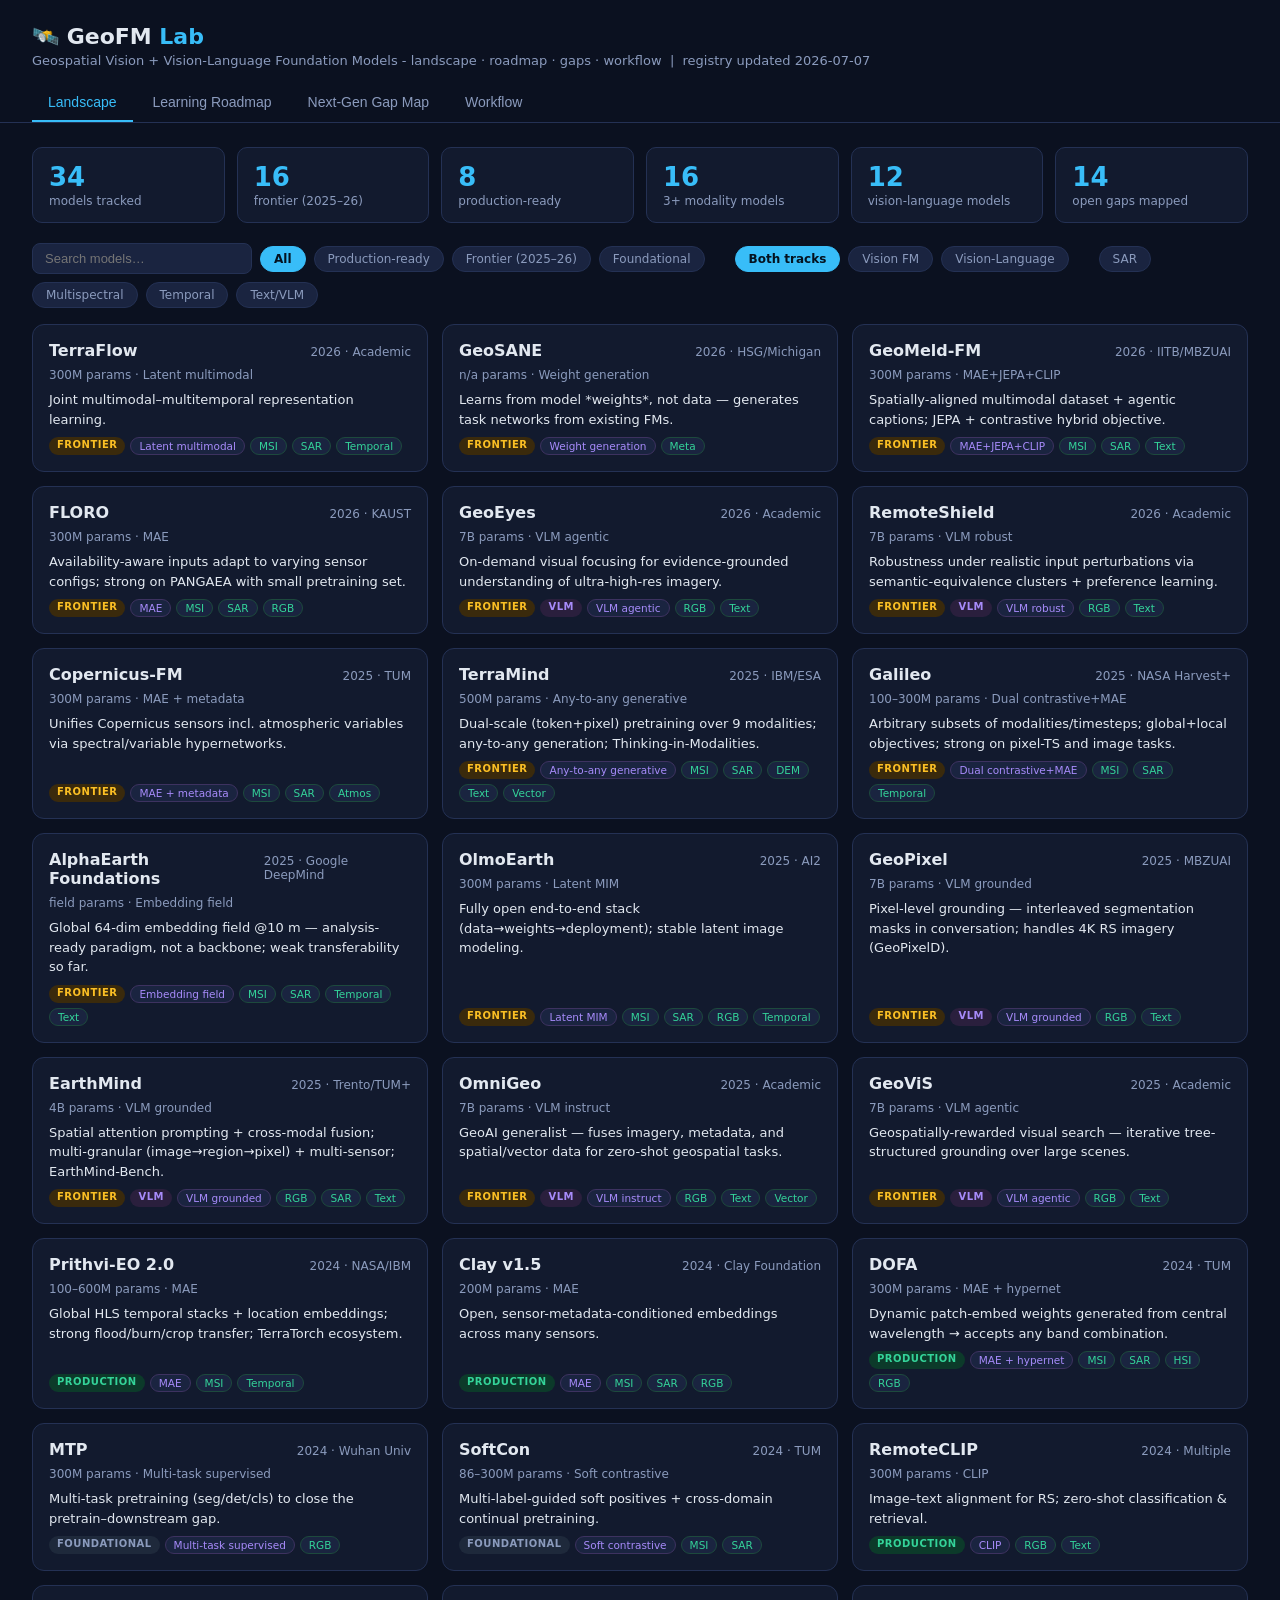
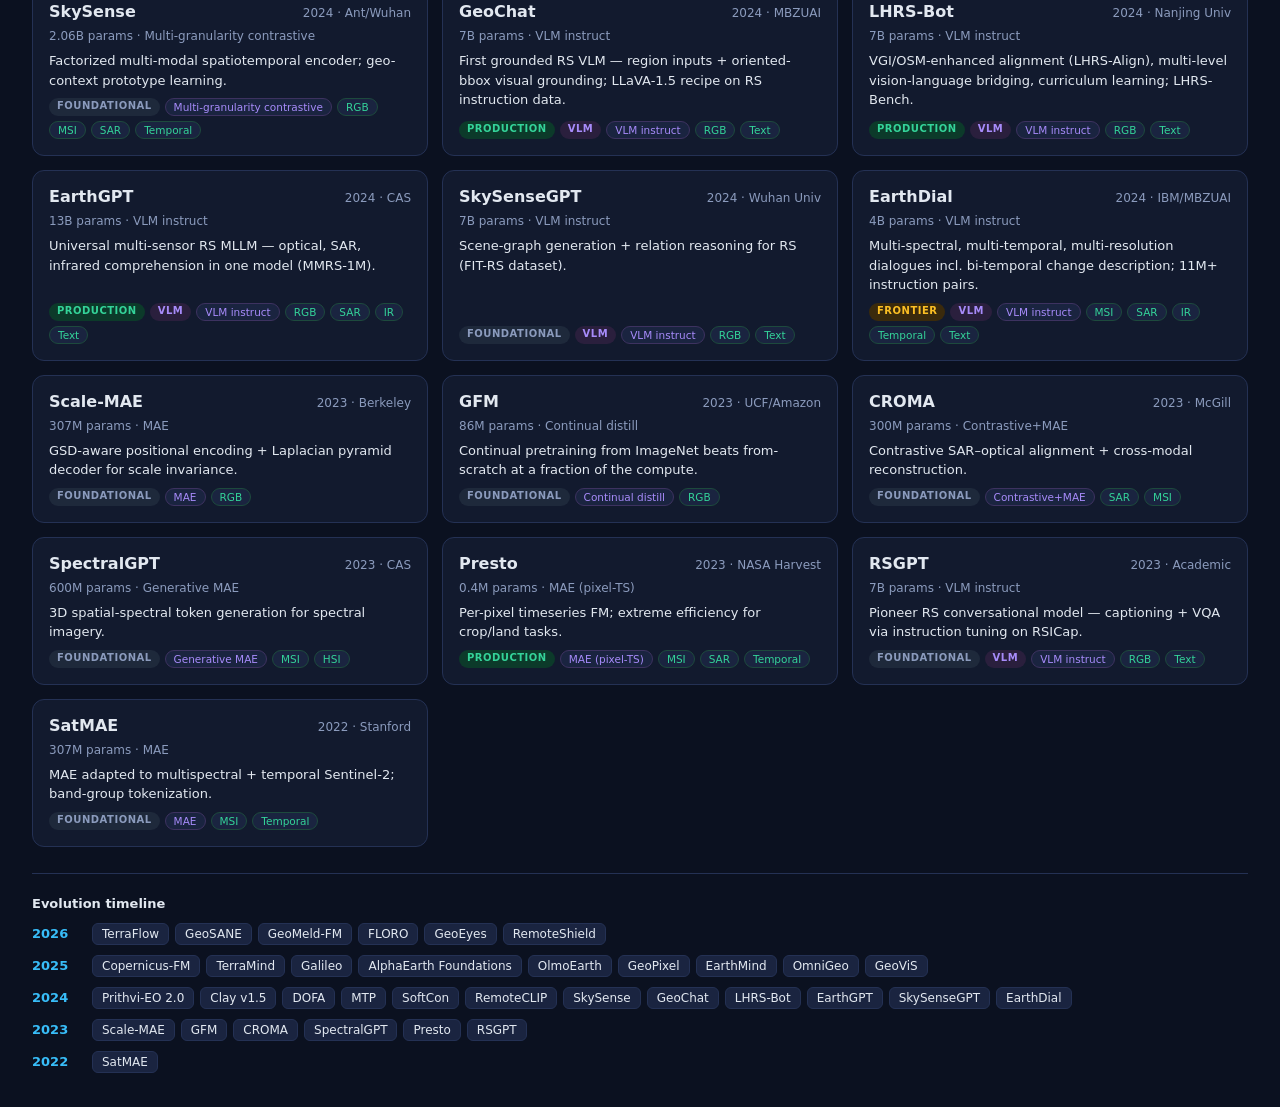
<file: Index.html>
<!doctype html>
<html lang="en">
  <head>
    <meta charset="UTF-8" />
    <meta name="viewport" content="width=device-width, initial-scale=1.0" />
    <title>GeoFM Lab - Geospatial Foundation Models</title>
    <style>
      :root {
        --bg: #0b1120;
        --panel: #121a2e;
        --panel2: #1a2440;
        --border: #243154;
        --text: #e2e8f0;
        --muted: #8b9bbd;
        --accent: #38bdf8;
        --accent2: #34d399;
        --amber: #fbbf24;
        --rose: #fb7185;
        --violet: #a78bfa;
      }
      * {
        box-sizing: border-box;
        margin: 0;
        padding: 0;
      }
      body {
        background: var(--bg);
        color: var(--text);
        font-family: "Segoe UI", system-ui, sans-serif;
        min-height: 100vh;
      }
      header {
        padding: 24px 32px 0;
      }
      h1 {
        font-size: 22px;
        font-weight: 700;
      }
      h1 span {
        color: var(--accent);
      }
      .sub {
        color: var(--muted);
        font-size: 13px;
        margin-top: 4px;
      }
      nav {
        display: flex;
        gap: 4px;
        padding: 16px 32px 0;
        border-bottom: 1px solid var(--border);
      }
      nav button {
        background: none;
        border: none;
        color: var(--muted);
        padding: 10px 16px;
        font-size: 14px;
        cursor: pointer;
        border-bottom: 2px solid transparent;
      }
      nav button.active {
        color: var(--accent);
        border-bottom-color: var(--accent);
      }
      nav button:hover {
        color: var(--text);
      }
      main {
        padding: 24px 32px;
        max-width: 1400px;
        margin: 0 auto;
      }
      .tab {
        display: none;
      }
      .tab.active {
        display: block;
      }
      /* stats */
      .stats {
        display: grid;
        grid-template-columns: repeat(auto-fit, minmax(160px, 1fr));
        gap: 12px;
        margin-bottom: 20px;
      }
      .stat {
        background: var(--panel);
        border: 1px solid var(--border);
        border-radius: 10px;
        padding: 14px 16px;
      }
      .stat .n {
        font-size: 26px;
        font-weight: 700;
        color: var(--accent);
      }
      .stat .l {
        font-size: 12px;
        color: var(--muted);
        margin-top: 2px;
      }
      /* filters */
      .filters {
        display: flex;
        flex-wrap: wrap;
        gap: 8px;
        margin-bottom: 16px;
        align-items: center;
      }
      .chip {
        background: var(--panel2);
        border: 1px solid var(--border);
        color: var(--muted);
        border-radius: 16px;
        padding: 5px 13px;
        font-size: 12px;
        cursor: pointer;
      }
      .chip.on {
        background: var(--accent);
        color: #04121f;
        border-color: var(--accent);
        font-weight: 600;
      }
      input[type="search"] {
        background: var(--panel2);
        border: 1px solid var(--border);
        color: var(--text);
        border-radius: 8px;
        padding: 7px 12px;
        font-size: 13px;
        width: 220px;
      }
      /* cards */
      .grid {
        display: grid;
        grid-template-columns: repeat(auto-fill, minmax(330px, 1fr));
        gap: 14px;
      }
      .card {
        background: var(--panel);
        border: 1px solid var(--border);
        border-radius: 12px;
        padding: 16px;
        display: flex;
        flex-direction: column;
        gap: 8px;
      }
      .card .top {
        display: flex;
        justify-content: space-between;
        align-items: baseline;
      }
      .card h3 {
        font-size: 16px;
      }
      .card h3 a {
        color: var(--text);
        text-decoration: none;
      }
      .card h3 a:hover {
        color: var(--accent);
      }
      .yr {
        color: var(--muted);
        font-size: 12px;
      }
      .meta {
        font-size: 12px;
        color: var(--muted);
      }
      .idea {
        font-size: 13px;
        line-height: 1.5;
      }
      .tags {
        display: flex;
        flex-wrap: wrap;
        gap: 5px;
        margin-top: auto;
      }
      .tag {
        font-size: 10.5px;
        padding: 2px 8px;
        border-radius: 10px;
        background: var(--panel2);
        border: 1px solid var(--border);
        color: var(--muted);
      }
      .tag.mod {
        color: var(--accent2);
        border-color: #1d4a3d;
      }
      .tag.par {
        color: var(--violet);
        border-color: #3d3260;
      }
      .badge {
        font-size: 10px;
        padding: 2px 8px;
        border-radius: 10px;
        font-weight: 700;
        text-transform: uppercase;
        letter-spacing: 0.5px;
      }
      .badge.production {
        background: #0c3a2a;
        color: var(--accent2);
      }
      .badge.frontier {
        background: #3a2a0c;
        color: var(--amber);
      }
      .badge.foundational {
        background: #1e293b;
        color: var(--muted);
      }
      /* timeline */
      .timeline {
        margin: 26px 0 8px;
        border-top: 1px solid var(--border);
        padding-top: 18px;
      }
      .tl-row {
        display: flex;
        gap: 8px;
        align-items: flex-start;
        margin-bottom: 10px;
      }
      .tl-year {
        width: 52px;
        color: var(--accent);
        font-weight: 700;
        font-size: 13px;
        flex-shrink: 0;
        padding-top: 3px;
      }
      .tl-items {
        display: flex;
        flex-wrap: wrap;
        gap: 6px;
      }
      .tl-item {
        font-size: 12px;
        background: var(--panel2);
        border: 1px solid var(--border);
        border-radius: 6px;
        padding: 3px 9px;
        color: var(--text);
      }
      /* roadmap */
      .phase {
        background: var(--panel);
        border: 1px solid var(--border);
        border-radius: 12px;
        padding: 18px;
        margin-bottom: 14px;
      }
      .phase-head {
        display: flex;
        justify-content: space-between;
        align-items: center;
        cursor: pointer;
      }
      .phase h3 {
        font-size: 15px;
      }
      .phase .pct {
        font-size: 12px;
        color: var(--muted);
      }
      .bar {
        height: 5px;
        background: var(--panel2);
        border-radius: 3px;
        margin: 10px 0;
        overflow: hidden;
      }
      .bar i {
        display: block;
        height: 100%;
        background: linear-gradient(90deg, var(--accent), var(--accent2));
        border-radius: 3px;
        transition: width 0.3s;
      }
      .items {
        margin-top: 6px;
      }
      .item {
        display: flex;
        gap: 10px;
        align-items: flex-start;
        padding: 7px 4px;
        border-radius: 6px;
        font-size: 13.5px;
        cursor: pointer;
        line-height: 1.45;
      }
      .item:hover {
        background: var(--panel2);
      }
      .item input {
        margin-top: 3px;
        accent-color: var(--accent2);
        cursor: pointer;
      }
      .item.done label {
        color: var(--muted);
        text-decoration: line-through;
      }
      .item label {
        cursor: pointer;
      }
      .item .k {
        color: var(--accent);
        font-weight: 600;
      }
      /* gaps */
      .gap {
        background: var(--panel);
        border: 1px solid var(--border);
        border-left: 3px solid var(--rose);
        border-radius: 10px;
        padding: 15px 18px;
        margin-bottom: 12px;
      }
      .gap h3 {
        font-size: 14.5px;
        margin-bottom: 5px;
      }
      .gap p {
        font-size: 13px;
        color: var(--muted);
        line-height: 1.55;
      }
      .gap .opp {
        color: var(--accent2);
        font-size: 13px;
        margin-top: 6px;
        display: block;
      }
      /* workflow */
      .flow {
        display: grid;
        grid-template-columns: repeat(auto-fit, minmax(250px, 1fr));
        gap: 14px;
      }
      .step {
        background: var(--panel);
        border: 1px solid var(--border);
        border-radius: 12px;
        padding: 18px;
      }
      .step .num {
        width: 28px;
        height: 28px;
        border-radius: 50%;
        background: var(--accent);
        color: #04121f;
        font-weight: 700;
        display: flex;
        align-items: center;
        justify-content: center;
        font-size: 14px;
        margin-bottom: 10px;
      }
      .step h3 {
        font-size: 14.5px;
        margin-bottom: 6px;
      }
      .step p {
        font-size: 12.5px;
        color: var(--muted);
        line-height: 1.55;
      }
      .step code {
        background: var(--panel2);
        padding: 1px 6px;
        border-radius: 4px;
        font-size: 11.5px;
        color: var(--accent);
      }
      .note {
        background: var(--panel2);
        border: 1px solid var(--border);
        border-radius: 10px;
        padding: 14px 18px;
        font-size: 13px;
        color: var(--muted);
        line-height: 1.6;
        margin-top: 18px;
      }
      .note b {
        color: var(--text);
      }
    </style>
  </head>
  <body>
    <header>
      <h1>🛰️ GeoFM <span>Lab</span></h1>
      <div class="sub">
        Geospatial Vision + Vision-Language Foundation Models - landscape ·
        roadmap · gaps · workflow &nbsp;|&nbsp; registry updated 2026-07-07
      </div>
    </header>
    <nav>
      <button class="active" data-tab="landscape">Landscape</button>
      <button data-tab="roadmap">Learning Roadmap</button>
      <button data-tab="gaps">Next-Gen Gap Map</button>
      <button data-tab="workflow">Workflow</button>
    </nav>
    <main>
      <!-- LANDSCAPE -->
      <section id="landscape" class="tab active">
        <div class="stats" id="stats"></div>
        <div class="filters">
          <input type="search" id="q" placeholder="Search models…" />
          <span class="chip on" data-f="all">All</span>
          <span class="chip" data-f="production">Production-ready</span>
          <span class="chip" data-f="frontier">Frontier (2025–26)</span>
          <span class="chip" data-f="foundational">Foundational</span>
          <span style="width: 14px"></span>
          <span class="chip on" data-t="all">Both tracks</span>
          <span class="chip" data-t="vision">Vision FM</span>
          <span class="chip" data-t="vlm">Vision-Language</span>
          <span style="width: 14px"></span>
          <span class="chip" data-m="SAR">SAR</span>
          <span class="chip" data-m="MSI">Multispectral</span>
          <span class="chip" data-m="Temporal">Temporal</span>
          <span class="chip" data-m="Text">Text/VLM</span>
        </div>
        <div class="grid" id="cards"></div>
        <div class="timeline" id="timeline"></div>
      </section>

      <!-- ROADMAP -->
      <section id="roadmap" class="tab">
        <div class="note" style="margin: 0 0 16px">
          <b>6 phases, ~8–12 weeks part-time.</b> Checkboxes persist in this
          browser. Full detail (code links, exercises) in
          <b>01-roadmap/roadmap.md</b>.
        </div>
        <div id="phases"></div>
      </section>

      <!-- GAPS -->
      <section id="gaps" class="tab">
        <div class="note" style="margin: 0 0 16px">
          <b>10 open problems</b> seeded from GEO-Bench-2, PANGAEA and 2025–26
          literature. Working file: <b>04-next-gen/gap-map.md</b>. When 2–3 gaps
          intersect → next-gen design candidate.
        </div>
        <div id="gaplist"></div>
      </section>

      <!-- WORKFLOW -->
      <section id="workflow" class="tab">
        <div class="flow">
          <div class="step">
            <div class="num">1</div>
            <h3>Learn</h3>
            <p>
              Work through the roadmap phases. Fundamentals → GeoFM lineage →
              2026 frontier. Track progress in the Roadmap tab.
            </p>
          </div>
          <div class="step">
            <div class="num">2</div>
            <h3>Dissect papers</h3>
            <p>
              Per key paper: copy <code>02-papers/TEMPLATE.md</code>, fill the 5
              layers (problem → data → architecture → objective → eval). Ask
              Claude: <code>"dissect &lt;paper&gt; with me"</code>.
            </p>
          </div>
          <div class="step">
            <div class="num">3</div>
            <h3>Track landscape</h3>
            <p>
              New model drops → add to <code>03-registry/models.json</code> →
              ask Claude to refresh this dashboard. Or schedule a weekly
              arXiv/HF scan.
            </p>
          </div>
          <div class="step">
            <div class="num">4</div>
            <h3>Map gaps</h3>
            <p>
              Each dissection's "next-gen implications" feeds
              <code>04-next-gen/gap-map.md</code>. Look for intersecting gaps.
            </p>
          </div>
          <div class="step">
            <div class="num">5</div>
            <h3>Design</h3>
            <p>
              Draft an architecture spec targeting 2–3 gaps. Design review with
              Claude's <code>rs-dl-architect</code> skill: tokenization,
              objective, eval plan.
            </p>
          </div>
          <div class="step">
            <div class="num">6</div>
            <h3>Prototype & evaluate</h3>
            <p>
              Smallest viable version (ViT-S scale, subset data). Evaluate on
              GEO-Bench-2 subset with linear probe + LoRA. Iterate or publish.
            </p>
          </div>
        </div>
        <div class="note">
          <b>Evaluation discipline</b> (this is where next-gen claims live or
          die): always report linear-probe before fine-tune · few-shot scaling
          at 100/1k/10k labels · cross-<i>region</i> hold-outs, not random tiles
          · compare against DINOv3 baseline, not just other GeoFMs.
        </div>
      </section>
    </main>

    <script>
      const MODELS = [
        {
          name: "SatMAE",
          year: 2022,
          org: "Stanford",
          params: "307M",
          paradigm: "MAE",
          modalities: ["MSI", "Temporal"],
          idea: "MAE adapted to multispectral + temporal Sentinel-2; band-group tokenization.",
          status: "foundational",
          link: "https://arxiv.org/abs/2207.08051",
        },
        {
          name: "Scale-MAE",
          year: 2023,
          org: "Berkeley",
          params: "307M",
          paradigm: "MAE",
          modalities: ["RGB"],
          idea: "GSD-aware positional encoding + Laplacian pyramid decoder for scale invariance.",
          status: "foundational",
          link: "https://arxiv.org/abs/2212.14532",
        },
        {
          name: "GFM",
          year: 2023,
          org: "UCF/Amazon",
          params: "86M",
          paradigm: "Continual distill",
          modalities: ["RGB"],
          idea: "Continual pretraining from ImageNet beats from-scratch at a fraction of the compute.",
          status: "foundational",
          link: "https://arxiv.org/abs/2302.04476",
        },
        {
          name: "CROMA",
          year: 2023,
          org: "McGill",
          params: "300M",
          paradigm: "Contrastive+MAE",
          modalities: ["SAR", "MSI"],
          idea: "Contrastive SAR–optical alignment + cross-modal reconstruction.",
          status: "foundational",
          link: "https://arxiv.org/abs/2311.00566",
        },
        {
          name: "SpectralGPT",
          year: 2023,
          org: "CAS",
          params: "600M",
          paradigm: "Generative MAE",
          modalities: ["MSI", "HSI"],
          idea: "3D spatial-spectral token generation for spectral imagery.",
          status: "foundational",
          link: "https://arxiv.org/abs/2311.07113",
        },
        {
          name: "Presto",
          year: 2023,
          org: "NASA Harvest",
          params: "0.4M",
          paradigm: "MAE (pixel-TS)",
          modalities: ["MSI", "SAR", "Temporal"],
          idea: "Per-pixel timeseries FM; extreme efficiency for crop/land tasks.",
          status: "production",
          link: "https://arxiv.org/abs/2304.14065",
        },
        {
          name: "Prithvi-EO 2.0",
          year: 2024,
          org: "NASA/IBM",
          params: "100–600M",
          paradigm: "MAE",
          modalities: ["MSI", "Temporal"],
          idea: "Global HLS temporal stacks + location embeddings; strong flood/burn/crop transfer; TerraTorch ecosystem.",
          status: "production",
          link: "https://arxiv.org/abs/2412.02732",
        },
        {
          name: "Clay v1.5",
          year: 2024,
          org: "Clay Foundation",
          params: "200M",
          paradigm: "MAE",
          modalities: ["MSI", "SAR", "RGB"],
          idea: "Open, sensor-metadata-conditioned embeddings across many sensors.",
          status: "production",
          link: "https://clay-foundation.github.io/model/",
        },
        {
          name: "DOFA",
          year: 2024,
          org: "TUM",
          params: "300M",
          paradigm: "MAE + hypernet",
          modalities: ["MSI", "SAR", "HSI", "RGB"],
          idea: "Dynamic patch-embed weights generated from central wavelength → accepts any band combination.",
          status: "production",
          link: "https://arxiv.org/abs/2403.15356",
        },
        {
          name: "MTP",
          year: 2024,
          org: "Wuhan Univ",
          params: "300M",
          paradigm: "Multi-task supervised",
          modalities: ["RGB"],
          idea: "Multi-task pretraining (seg/det/cls) to close the pretrain–downstream gap.",
          status: "foundational",
          link: "https://arxiv.org/abs/2403.13430",
        },
        {
          name: "SoftCon",
          year: 2024,
          org: "TUM",
          params: "86–300M",
          paradigm: "Soft contrastive",
          modalities: ["MSI", "SAR"],
          idea: "Multi-label-guided soft positives + cross-domain continual pretraining.",
          status: "foundational",
          link: "https://arxiv.org/abs/2405.20462",
        },
        {
          name: "RemoteCLIP",
          year: 2024,
          org: "Multiple",
          params: "300M",
          paradigm: "CLIP",
          modalities: ["RGB", "Text"],
          idea: "Image–text alignment for RS; zero-shot classification & retrieval.",
          status: "production",
          link: "https://arxiv.org/abs/2306.11029",
        },
        {
          name: "SkySense",
          year: 2024,
          org: "Ant/Wuhan",
          params: "2.06B",
          paradigm: "Multi-granularity contrastive",
          modalities: ["RGB", "MSI", "SAR", "Temporal"],
          idea: "Factorized multi-modal spatiotemporal encoder; geo-context prototype learning.",
          status: "foundational",
          link: "https://arxiv.org/abs/2312.10115",
        },
        {
          name: "Copernicus-FM",
          year: 2025,
          org: "TUM",
          params: "300M",
          paradigm: "MAE + metadata",
          modalities: ["MSI", "SAR", "Atmos"],
          idea: "Unifies Copernicus sensors incl. atmospheric variables via spectral/variable hypernetworks.",
          status: "frontier",
          link: "https://arxiv.org/abs/2503.11849",
        },
        {
          name: "TerraMind",
          year: 2025,
          org: "IBM/ESA",
          params: "500M",
          paradigm: "Any-to-any generative",
          modalities: ["MSI", "SAR", "DEM", "Text", "Vector"],
          idea: "Dual-scale (token+pixel) pretraining over 9 modalities; any-to-any generation; Thinking-in-Modalities.",
          status: "frontier",
          link: "https://arxiv.org/abs/2504.11171",
        },
        {
          name: "Galileo",
          year: 2025,
          org: "NASA Harvest+",
          params: "100–300M",
          paradigm: "Dual contrastive+MAE",
          modalities: ["MSI", "SAR", "Temporal"],
          idea: "Arbitrary subsets of modalities/timesteps; global+local objectives; strong on pixel-TS and image tasks.",
          status: "frontier",
          link: "https://arxiv.org/abs/2502.09356",
        },
        {
          name: "AlphaEarth Foundations",
          year: 2025,
          org: "Google DeepMind",
          params: "field",
          paradigm: "Embedding field",
          modalities: ["MSI", "SAR", "Temporal", "Text"],
          idea: "Global 64-dim embedding field @10 m — analysis-ready paradigm, not a backbone; weak transferability so far.",
          status: "frontier",
          link: "https://arxiv.org/abs/2507.22291",
        },
        {
          name: "OlmoEarth",
          year: 2025,
          org: "AI2",
          params: "300M",
          paradigm: "Latent MIM",
          modalities: ["MSI", "SAR", "RGB", "Temporal"],
          idea: "Fully open end-to-end stack (data→weights→deployment); stable latent image modeling.",
          status: "frontier",
          link: "https://arxiv.org/abs/2511.13655",
        },
        {
          name: "TerraFlow",
          year: 2026,
          org: "Academic",
          params: "300M",
          paradigm: "Latent multimodal",
          modalities: ["MSI", "SAR", "Temporal"],
          idea: "Joint multimodal–multitemporal representation learning.",
          status: "frontier",
          link: "https://arxiv.org/abs/2603.12762",
        },
        {
          name: "GeoSANE",
          year: 2026,
          org: "HSG/Michigan",
          params: "n/a",
          paradigm: "Weight generation",
          modalities: ["Meta"],
          idea: "Learns from model *weights*, not data — generates task networks from existing FMs.",
          status: "frontier",
          link: "https://arxiv.org/abs/2603.23408",
        },
        {
          name: "GeoMeld-FM",
          year: 2026,
          org: "IITB/MBZUAI",
          params: "300M",
          paradigm: "MAE+JEPA+CLIP",
          modalities: ["MSI", "SAR", "Text"],
          idea: "Spatially-aligned multimodal dataset + agentic captions; JEPA + contrastive hybrid objective.",
          status: "frontier",
          link: "https://arxiv.org/abs/2604.10591",
        },
        {
          name: "FLORO",
          year: 2026,
          org: "KAUST",
          params: "300M",
          paradigm: "MAE",
          modalities: ["MSI", "SAR", "RGB"],
          idea: "Availability-aware inputs adapt to varying sensor configs; strong on PANGAEA with small pretraining set.",
          status: "frontier",
          link: "https://arxiv.org/abs/2605.28174",
        },
        // ---- Vision-Language track ----
        {
          name: "RSGPT",
          year: 2023,
          org: "Academic",
          params: "7B",
          paradigm: "VLM instruct",
          modalities: ["RGB", "Text"],
          track: "vlm",
          idea: "Pioneer RS conversational model — captioning + VQA via instruction tuning on RSICap.",
          status: "foundational",
          link: "https://arxiv.org/abs/2307.15266",
        },
        {
          name: "GeoChat",
          year: 2024,
          org: "MBZUAI",
          params: "7B",
          paradigm: "VLM instruct",
          modalities: ["RGB", "Text"],
          track: "vlm",
          idea: "First grounded RS VLM — region inputs + oriented-bbox visual grounding; LLaVA-1.5 recipe on RS instruction data.",
          status: "production",
          link: "https://arxiv.org/abs/2311.15826",
        },
        {
          name: "LHRS-Bot",
          year: 2024,
          org: "Nanjing Univ",
          params: "7B",
          paradigm: "VLM instruct",
          modalities: ["RGB", "Text"],
          track: "vlm",
          idea: "VGI/OSM-enhanced alignment (LHRS-Align), multi-level vision-language bridging, curriculum learning; LHRS-Bench.",
          status: "production",
          link: "https://arxiv.org/abs/2402.02544",
        },
        {
          name: "EarthGPT",
          year: 2024,
          org: "CAS",
          params: "13B",
          paradigm: "VLM instruct",
          modalities: ["RGB", "SAR", "IR", "Text"],
          track: "vlm",
          idea: "Universal multi-sensor RS MLLM — optical, SAR, infrared comprehension in one model (MMRS-1M).",
          status: "production",
          link: "https://arxiv.org/abs/2401.16822",
        },
        {
          name: "SkySenseGPT",
          year: 2024,
          org: "Wuhan Univ",
          params: "7B",
          paradigm: "VLM instruct",
          modalities: ["RGB", "Text"],
          track: "vlm",
          idea: "Scene-graph generation + relation reasoning for RS (FIT-RS dataset).",
          status: "foundational",
          link: "https://arxiv.org/abs/2406.10100",
        },
        {
          name: "EarthDial",
          year: 2024,
          org: "IBM/MBZUAI",
          params: "4B",
          paradigm: "VLM instruct",
          modalities: ["MSI", "SAR", "IR", "Temporal", "Text"],
          track: "vlm",
          idea: "Multi-spectral, multi-temporal, multi-resolution dialogues incl. bi-temporal change description; 11M+ instruction pairs.",
          status: "frontier",
          link: "https://arxiv.org/abs/2412.15190",
        },
        {
          name: "GeoPixel",
          year: 2025,
          org: "MBZUAI",
          params: "7B",
          paradigm: "VLM grounded",
          modalities: ["RGB", "Text"],
          track: "vlm",
          idea: "Pixel-level grounding — interleaved segmentation masks in conversation; handles 4K RS imagery (GeoPixelD).",
          status: "frontier",
          link: "https://arxiv.org/abs/2501.13925",
        },
        {
          name: "EarthMind",
          year: 2025,
          org: "Trento/TUM+",
          params: "4B",
          paradigm: "VLM grounded",
          modalities: ["RGB", "SAR", "Text"],
          track: "vlm",
          idea: "Spatial attention prompting + cross-modal fusion; multi-granular (image→region→pixel) + multi-sensor; EarthMind-Bench.",
          status: "frontier",
          link: "https://arxiv.org/abs/2506.01667",
        },
        {
          name: "OmniGeo",
          year: 2025,
          org: "Academic",
          params: "7B",
          paradigm: "VLM instruct",
          modalities: ["RGB", "Text", "Vector"],
          track: "vlm",
          idea: "GeoAI generalist — fuses imagery, metadata, and spatial/vector data for zero-shot geospatial tasks.",
          status: "frontier",
          link: "https://arxiv.org/abs/2503.16326",
        },
        {
          name: "GeoViS",
          year: 2025,
          org: "Academic",
          params: "7B",
          paradigm: "VLM agentic",
          modalities: ["RGB", "Text"],
          track: "vlm",
          idea: "Geospatially-rewarded visual search — iterative tree-structured grounding over large scenes.",
          status: "frontier",
          link: "https://arxiv.org/abs/2512.02715",
        },
        {
          name: "GeoEyes",
          year: 2026,
          org: "Academic",
          params: "7B",
          paradigm: "VLM agentic",
          modalities: ["RGB", "Text"],
          track: "vlm",
          idea: "On-demand visual focusing for evidence-grounded understanding of ultra-high-res imagery.",
          status: "frontier",
          link: "https://arxiv.org/abs/2602.14201",
        },
        {
          name: "RemoteShield",
          year: 2026,
          org: "Academic",
          params: "7B",
          paradigm: "VLM robust",
          modalities: ["RGB", "Text"],
          track: "vlm",
          idea: "Robustness under realistic input perturbations via semantic-equivalence clusters + preference learning.",
          status: "frontier",
          link: "https://arxiv.org/abs/2604.17243",
        },
      ];

      const PHASES = [
        {
          t: "Phase 1 — SSL & ViT foundations refresh",
          w: "1–2 wks",
          items: [
            "Read: ViT · MAE · DINOv2 · CLIP · I-JEPA",
            "Code: run facebookresearch/mae; read masking + decoder (~300 lines)",
            "Exercise: implement MAE masking + reconstruction loss from scratch",
          ],
        },
        {
          t: "Phase 2 — EO data physics",
          w: "1 wk",
          items: [
            "Sentinel-1 SAR (VV/VH, speckle) · Sentinel-2 13 bands · GSD · revisit · HLS",
            "Code: pull an S2 L2A tile, plot all 13 bands, compute NDVI/NDWI",
            "Exercise: build a 3→13-channel ViT patch-embed adapter from RGB weights",
          ],
        },
        {
          t: "Phase 3 — Core GeoFM lineage",
          w: "2–3 wks",
          items: [
            "Dissect SatMAE (spectral-group tokens)",
            "Dissect Scale-MAE (GSD positional encoding)",
            "Dissect Prithvi-EO 2.0 (temporal + location embeddings)",
            "Dissect Clay v1.5 (sensor-aware embeddings)",
            "Dissect DOFA (wavelength-conditioned dynamic weights)",
            "Code: fine-tune Prithvi via TerraTorch on flood/burn-scar; linear-probe Clay on EuroSAT",
            "Exercise: 5-model comparison table — tokenization × pos-enc × objective × failure on new sensor",
          ],
        },
        {
          t: "Phase 4 — Multimodal, temporal & 2025–26 frontier",
          w: "2–3 wks",
          items: [
            "Dissect CROMA (SAR+optical contrastive+MAE)",
            "Dissect TerraMind (any-to-any, Thinking-in-Modalities)",
            "Dissect Galileo (flexible inputs, global+local objectives)",
            "Dissect AlphaEarth (embedding-field paradigm)",
            "Dissect OlmoEarth (latent MIM) + skim FLORO / GeoMeld / Copernicus-FM",
            "Exercise: 1-pager — backbone vs embedding-field, when is each right?",
          ],
        },
        {
          t: "Phase 5 — Evaluation & adaptation",
          w: "1–2 wks",
          items: [
            "Read GEO-Bench-2 + PANGAEA + 'No One Knows the SOTA in GeoFMs'",
            "Adaptation ladder: linear probe → LoRA r=8–16 → decoder-only → full FT",
            "Code: run GEO-Bench-2 harness on 2 models; reproduce one number",
            "Exercise: design a fair GeoFM eval protocol (cross-region, few-shot curves)",
          ],
        },
        {
          t: "Phase 5b — VLM foundations (Vision-Language track)",
          w: "1–2 wks",
          items: [
            "Read: LLaVA-1.5 recipe (projector + instruction tuning) · SigLIP · Flamingo/Qwen-VL attention variants",
            "Read: 'Vision-Language Modeling Meets Remote Sensing' survey (2025) for the full map",
            "Datasets: SkyScript · RSTeller · LHRS-Align (OSM/VGI-derived captions — the data trick of the field)",
            "Exercise: trace LLaVA's forward pass — where do image tokens enter the LLM, what does the projector learn?",
          ],
        },
        {
          t: "Phase 5c — RS-VLM lineage dissection",
          w: "2–3 wks",
          items: [
            "Dissect GeoChat (oriented-bbox grounding, LLaVA-on-RS recipe)",
            "Dissect LHRS-Bot (multi-level alignment, curriculum)",
            "Dissect EarthGPT / EarthDial (multi-sensor: SAR, IR, multispectral, bi-temporal dialogue)",
            "Dissect GeoPixel (pixel grounding, interleaved masks, 4K imagery)",
            "Dissect EarthMind (spatial attention prompting, multi-granular fusion) + GeoViS/GeoEyes (agentic search)",
            "Read RSMMVP benchmark — why CLIP-blind pairs break RS MLLMs",
            "Code: run GeoChat or GeoPixel inference on your own imagery; inspect failure cases",
            "Exercise: matrix — vision encoder × alignment method × grounding granularity × sensors supported",
          ],
        },
        {
          t: "Phase 5d — Build your own RS-VLM",
          w: "2–4 wks",
          items: [
            "Swap experiment: replace CLIP encoder in LLaVA with a GeoFM encoder (DOFA/Prithvi features) + retrain projector",
            "Build small RS instruction set from OSM/VGI (RSTeller/SkyScript method) for your domain",
            "PEFT the LLM (LoRA) on RS instructions; eval on LHRS-Bench + EarthMind-Bench + RSMMVP",
            "Exercise: quantify — does the GeoFM encoder beat CLIP on grounding & multispectral queries?",
          ],
        },
        {
          t: "Phase 6 — Gap-finding & next-gen design",
          w: "ongoing",
          items: [
            "Maintain gap-map.md from every dissection",
            "Weekly arXiv/HF scan (schedule with Claude)",
            "Draft first next-gen architecture spec (target 2–3 intersecting gaps)",
            "Design review with rs-dl-architect skill",
            "Prototype smallest viable version + eval on GEO-Bench-2 subset",
          ],
        },
      ];

      const GAPS = [
        {
          t: "G1 · No model dominates",
          d: "GEO-Bench-2: no single GFM wins across tasks; rankings flip with eval protocol ('No One Knows the SOTA', 2026).",
          o: "Robust-across-capabilities models, routing/composition systems, honest eval.",
        },
        {
          t: "G2 · Sensor-agnosticism vs performance",
          d: "DOFA/Clay/FLORO take any sensor, but specialists still win per-sensor (SpectralEarth 93.5% vs DOFA 62.6% on hyperspectral crops).",
          o: "Wavelength-conditioned experts; dynamic capacity per sensor (spectral MoE).",
        },
        {
          t: "G3 · Temporal modeling is shallow",
          d: "Most GeoFMs stack a few frames. Real EO signal is irregular, long-horizon, per-pixel (phenology, change).",
          o: "Native irregular-time architectures; state-space over time × ViT over space.",
        },
        {
          t: "G4 · Scale/GSD generalization",
          d: "Models pretrained at 10–30 m degrade at 0.3 m aerial and vice versa; Scale-MAE started, nobody finished.",
          o: "GSD-conditioned tokenization; multi-resolution pretraining pyramids.",
        },
        {
          t: "G5 · Backbone vs embedding-field split",
          d: "AlphaEarth's global embedding field is analysis-ready but frozen and weakly transferable; backbones adapt but need pipelines.",
          o: "Hybrid: adaptable backbone that emits queryable global fields.",
        },
        {
          t: "G6 · Multimodal fusion still early",
          d: "TerraMind's any-to-any is promising; joint SAR+optical+hyperspectral+weather+text+vector remains open; OSM barely used (GeoLink).",
          o: "Unified raster/vector/text tokenization; physics-consistent cross-sensor generation.",
        },
        {
          t: "G7 · Geographic generalization & fairness",
          d: "Cross-region transfer is brutal and rarely a headline metric; training data skews to well-imaged regions.",
          o: "Region-held-out curricula; geographic domain adaptation as first-class objective.",
        },
        {
          t: "G8 · Beyond pixel reconstruction",
          d: "Pixel MAE wastes capacity on radiometric noise. JEPA/latent-MIM (GeoMeld, OlmoEarth) is displacing it.",
          o: "EO-physics-aware latent objectives (speckle-invariant, atmosphere-invariant).",
        },
        {
          t: "G9 · Compute & data efficiency",
          d: "600M+ params standard while users fine-tune on <10k labels. GFM/GeoSANE show cheaper paths exist.",
          o: "Continual-pretraining recipes; distillation from GeoFM ensembles; weight generation.",
        },
        {
          t: "G10 · VLM convergence & agents",
          d: "GeoChat/EarthGPT line and pure-vision GeoFMs remain separate; grounded geo-referenced reasoning is emerging (Earth AI).",
          o: "GeoFM as vision encoder for an EO-native VLM with grounded outputs.",
        },
        {
          t: "G11 · VLM — CLIP-blind vision encoding",
          d: "RSMMVP (2025): RS MLLMs inherit CLIP's blindness — poor spatial reasoning, counting, fine-grained grounding; vision encoder is the bottleneck, not the LLM.",
          o: "EO-native vision encoders (DOFA/Prithvi-class) inside VLMs; multi-encoder fusion.",
        },
        {
          t: "G12 · VLM — RGB-only inputs",
          d: "Nearly all RS-VLMs consume RGB crops; multispectral/SAR/temporal dialogue barely exists (EarthDial/EarthGPT are early steps).",
          o: "Band-aware tokenization for LLM contexts; SAR+optical joint dialogue; time-series QA.",
        },
        {
          t: "G13 · VLM — resolution vs context",
          d: "RS scenes are 10k×10k px; VLMs see ~1k. GeoPixel/GeoEyes/GeoViS patch it with tiling and agentic search, but no native solution.",
          o: "Hierarchical/foveated visual tokenization; zoomable evidence-grounded reasoning.",
        },
        {
          t: "G14 · VLM — hallucination, robustness & eval",
          d: "RS MLLMs hallucinate objects and break under realistic perturbations (RemoteShield 2026); benchmarks are young and saturating fast.",
          o: "Geo-grounded factuality checks (against OSM/GIS layers); robustness training; contamination-free evals.",
        },
      ];

      // --- render landscape
      let fStatus = "all",
        fTrack = "all",
        fMods = new Set(),
        q = "";
      function stats() {
        const el = document.getElementById("stats");
        const frontier = MODELS.filter((m) => m.status === "frontier").length;
        const prod = MODELS.filter((m) => m.status === "production").length;
        const multi = MODELS.filter((m) => m.modalities.length >= 3).length;
        el.innerHTML = `
   <div class="stat"><div class="n">${MODELS.length}</div><div class="l">models tracked</div></div>
   <div class="stat"><div class="n">${frontier}</div><div class="l">frontier (2025–26)</div></div>
   <div class="stat"><div class="n">${prod}</div><div class="l">production-ready</div></div>
   <div class="stat"><div class="n">${multi}</div><div class="l">3+ modality models</div></div>
   <div class="stat"><div class="n">${MODELS.filter((m) => m.track === "vlm").length}</div><div class="l">vision-language models</div></div>
   <div class="stat"><div class="n">14</div><div class="l">open gaps mapped</div></div>`;
      }
      function cards() {
        const el = document.getElementById("cards");
        const list = MODELS.filter((m) => {
          if (fStatus !== "all" && m.status !== fStatus) return false;
          const tr = m.track || "vision";
          if (fTrack !== "all" && tr !== fTrack) return false;
          if (fMods.size && ![...fMods].every((x) => m.modalities.includes(x)))
            return false;
          if (
            q &&
            !(m.name + " " + m.org + " " + m.paradigm + " " + m.idea)
              .toLowerCase()
              .includes(q)
          )
            return false;
          return true;
        }).sort((a, b) => b.year - a.year);
        el.innerHTML =
          list
            .map(
              (m) => `
   <div class="card">
    <div class="top"><h3><a href="${m.link}" target="_blank">${m.name}</a></h3><span class="yr">${m.year} · ${m.org}</span></div>
    <div class="meta">${m.params} params · ${m.paradigm}</div>
    <div class="idea">${m.idea}</div>
    <div class="tags">
      <span class="badge ${m.status}">${m.status}</span>
      ${m.track === "vlm" ? '<span class="badge" style="background:#2a1f3d;color:var(--violet)">VLM</span>' : ""}
      <span class="tag par">${m.paradigm}</span>
      ${m.modalities.map((x) => `<span class="tag mod">${x}</span>`).join("")}
    </div>
   </div>`,
            )
            .join("") || "<p style='color:var(--muted)'>No models match.</p>";
      }
      function timeline() {
        const el = document.getElementById("timeline");
        const byYear = {};
        MODELS.forEach((m) => {
          (byYear[m.year] = byYear[m.year] || []).push(m.name);
        });
        el.innerHTML =
          "<div class='sub' style='margin-bottom:12px;font-weight:600;color:var(--text)'>Evolution timeline</div>" +
          Object.keys(byYear)
            .sort((a, b) => b - a)
            .map(
              (y) => `
    <div class="tl-row"><div class="tl-year">${y}</div>
    <div class="tl-items">${byYear[y].map((n) => `<span class="tl-item">${n}</span>`).join("")}</div></div>`,
            )
            .join("");
      }
      document.querySelectorAll(".chip[data-f]").forEach(
        (c) =>
          (c.onclick = () => {
            document
              .querySelectorAll(".chip[data-f]")
              .forEach((x) => x.classList.remove("on"));
            c.classList.add("on");
            fStatus = c.dataset.f;
            cards();
          }),
      );
      document.querySelectorAll(".chip[data-t]").forEach(
        (c) =>
          (c.onclick = () => {
            document
              .querySelectorAll(".chip[data-t]")
              .forEach((x) => x.classList.remove("on"));
            c.classList.add("on");
            fTrack = c.dataset.t;
            cards();
          }),
      );
      document.querySelectorAll(".chip[data-m]").forEach(
        (c) =>
          (c.onclick = () => {
            c.classList.toggle("on");
            c.classList.contains("on")
              ? fMods.add(c.dataset.m)
              : fMods.delete(c.dataset.m);
            cards();
          }),
      );
      document.getElementById("q").oninput = (e) => {
        q = e.target.value.toLowerCase();
        cards();
      };

      // --- roadmap with persistence
      const KEY = "geofm-roadmap-v1";
      let done = {};
      try {
        done = JSON.parse(localStorage.getItem(KEY)) || {};
      } catch (e) {}
      function phases() {
        const el = document.getElementById("phases");
        el.innerHTML = PHASES.map((p, pi) => {
          const total = p.items.length,
            d = p.items.filter((_, i) => done[pi + "-" + i]).length;
          return `<div class="phase">
      <div class="phase-head"><h3>${p.t} <span class="pct" style="font-weight:400">(${p.w})</span></h3><span class="pct">${d}/${total}</span></div>
      <div class="bar"><i style="width:${total ? (100 * d) / total : 0}%"></i></div>
      <div class="items">${p.items
        .map((it, i) => {
          const id = pi + "-" + i,
            ck = done[id] ? "checked" : "";
          return `<div class="item ${done[id] ? "done" : ""}" data-id="${id}">
          <input type="checkbox" ${ck}><label>${it.replace(/^(Read|Code|Exercise|Dissect)(:|\s)/, '<span class="k">$1</span>$2')}</label></div>`;
        })
        .join("")}</div></div>`;
        }).join("");
        el.querySelectorAll(".item").forEach(
          (it) =>
            (it.onclick = (e) => {
              const id = it.dataset.id;
              done[id] = !done[id];
              localStorage.setItem(KEY, JSON.stringify(done));
              phases();
            }),
        );
      }

      // --- gaps
      function gaps() {
        document.getElementById("gaplist").innerHTML = GAPS.map(
          (g) => `
   <div class="gap"><h3>${g.t}</h3><p>${g.d}</p><span class="opp">→ Opportunity: ${g.o}</span></div>`,
        ).join("");
      }

      // --- tabs
      document.querySelectorAll("nav button").forEach(
        (b) =>
          (b.onclick = () => {
            document
              .querySelectorAll("nav button")
              .forEach((x) => x.classList.remove("active"));
            document
              .querySelectorAll(".tab")
              .forEach((x) => x.classList.remove("active"));
            b.classList.add("active");
            document.getElementById(b.dataset.tab).classList.add("active");
          }),
      );

      stats();
      cards();
      timeline();
      phases();
      gaps();
    </script>
  </body>
</html>
</file>
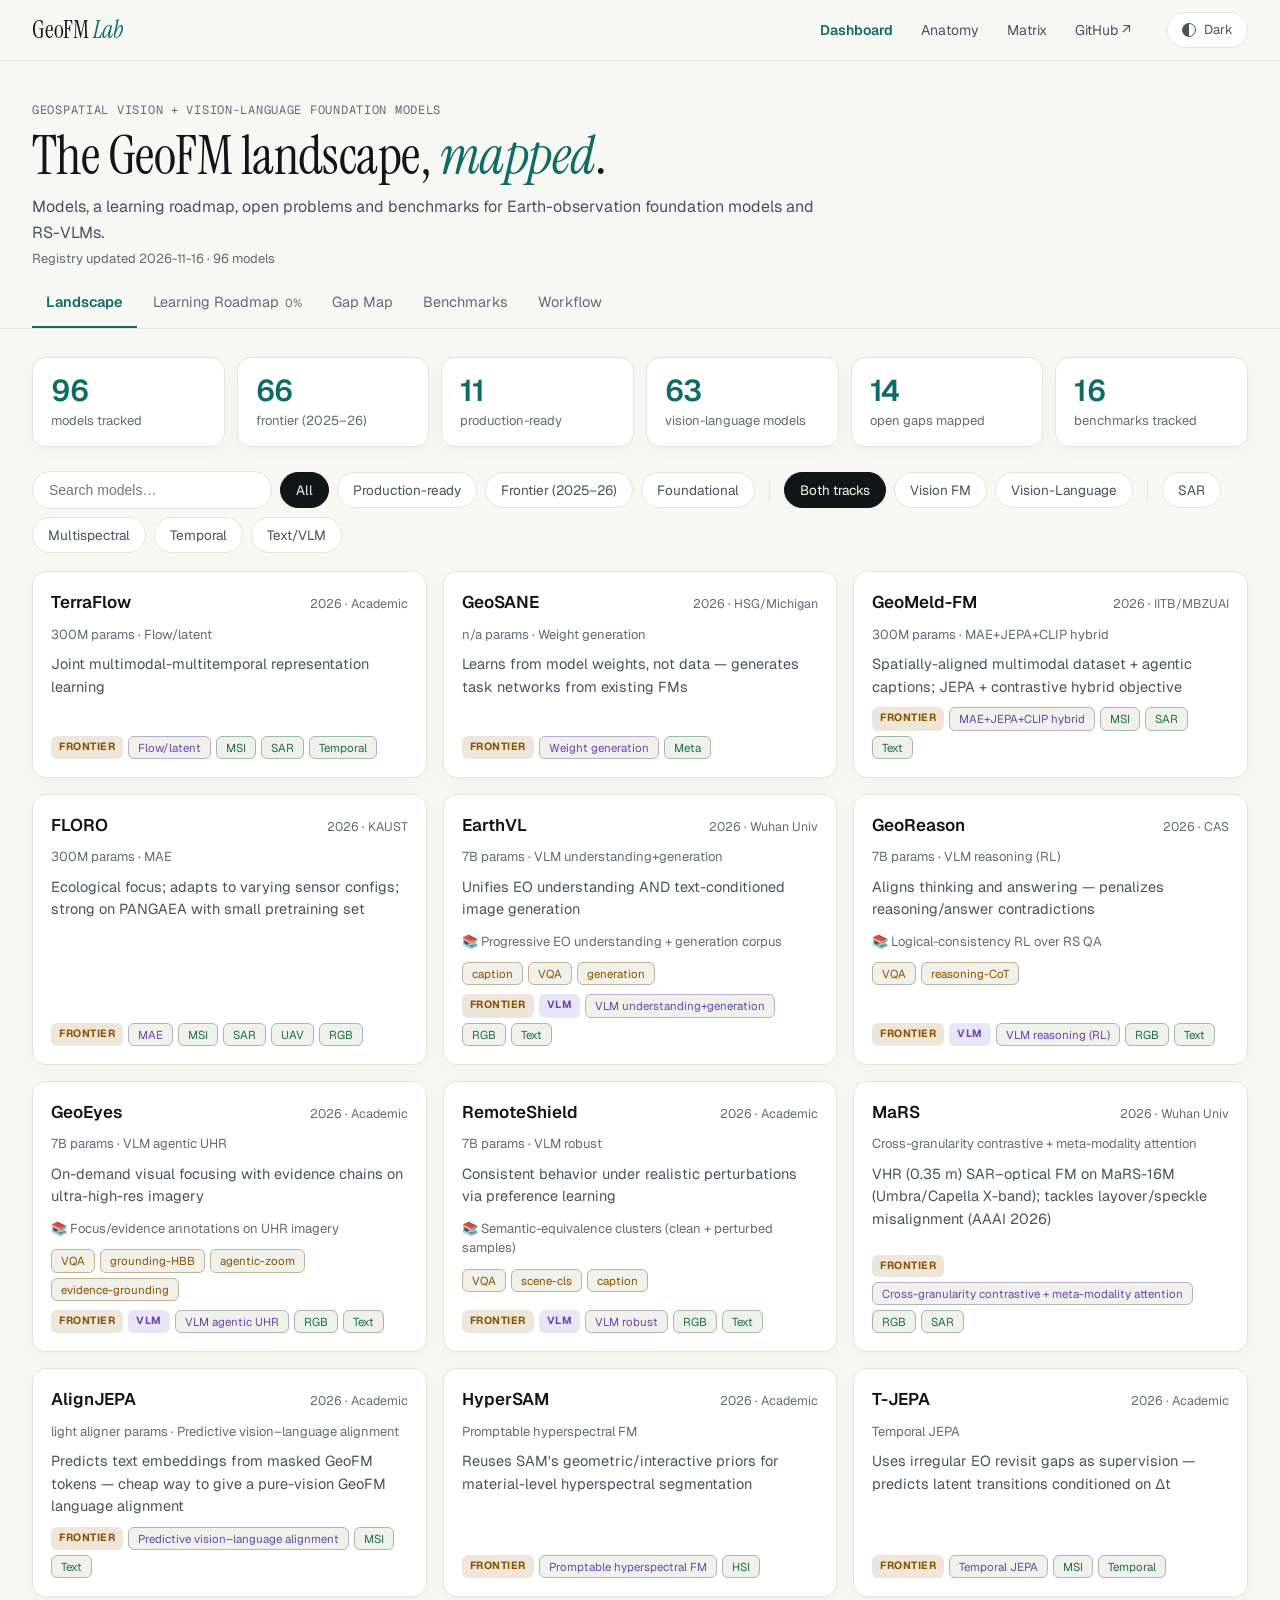
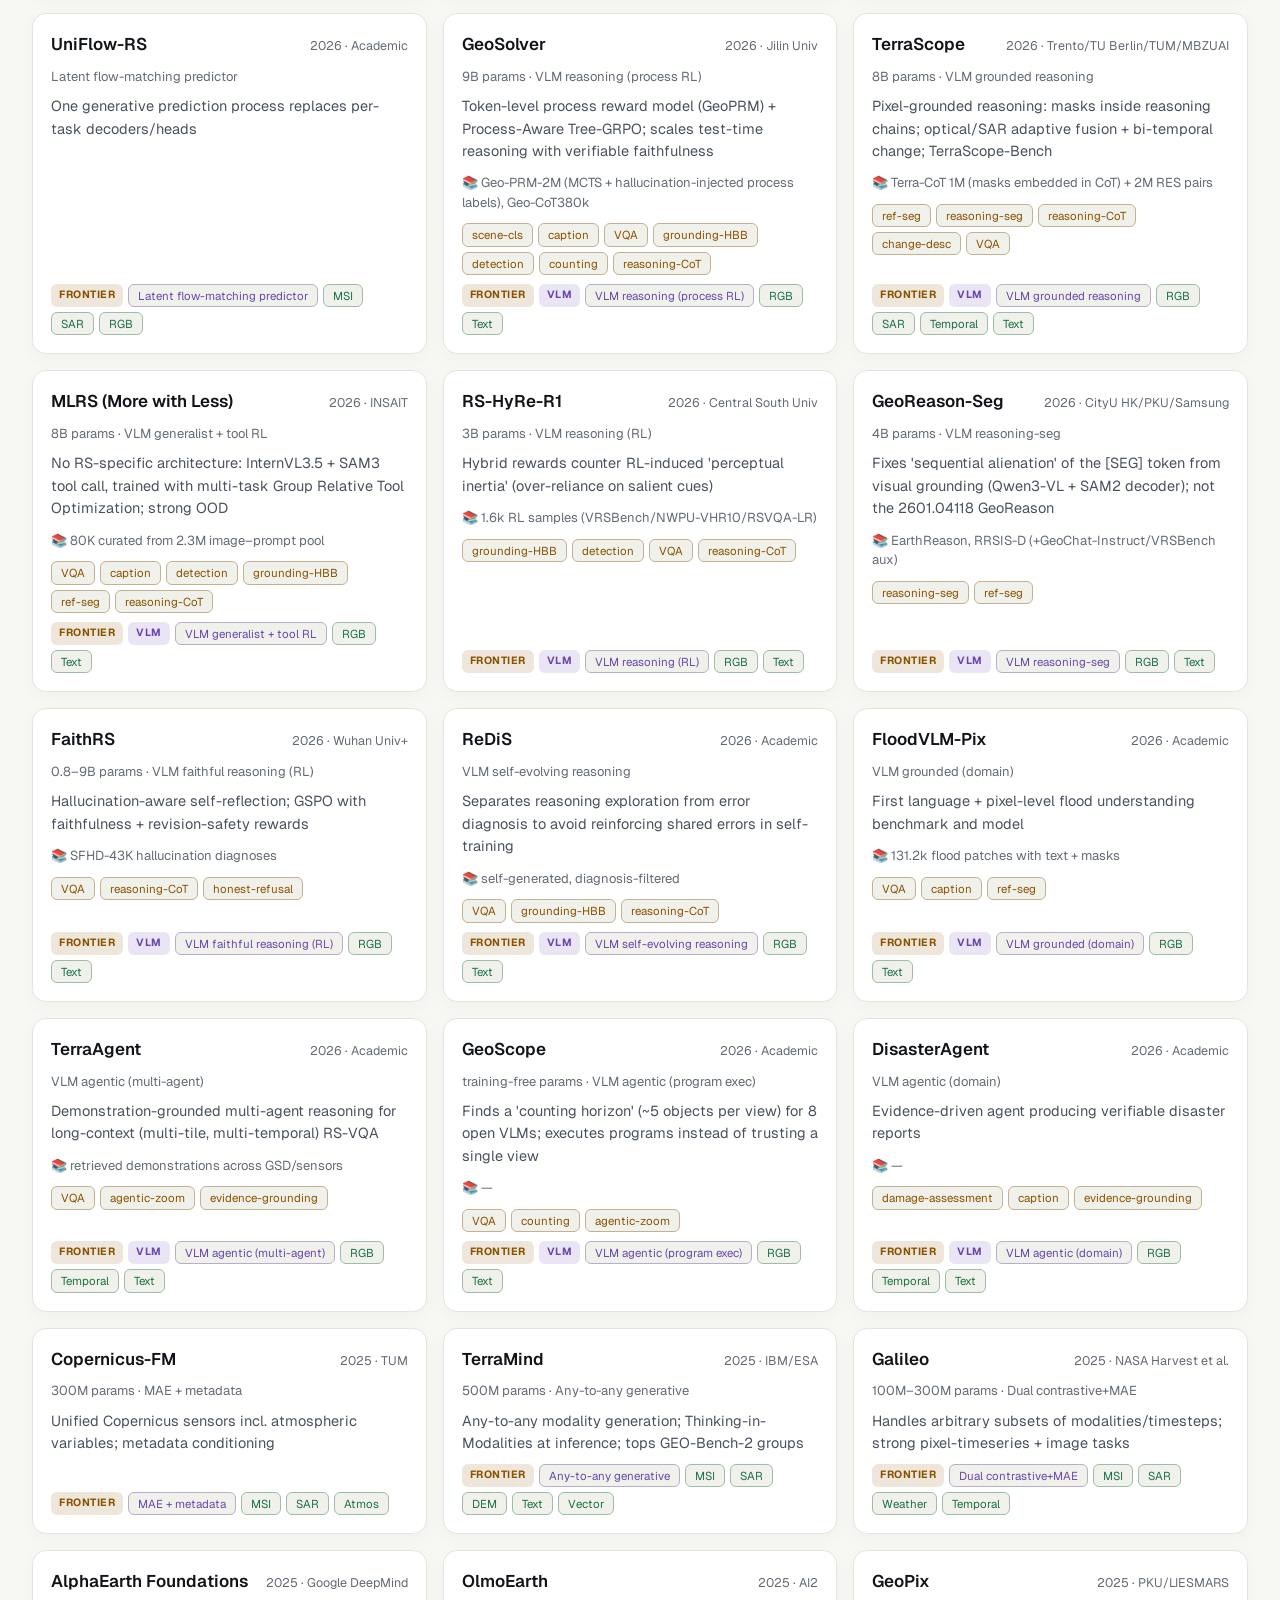
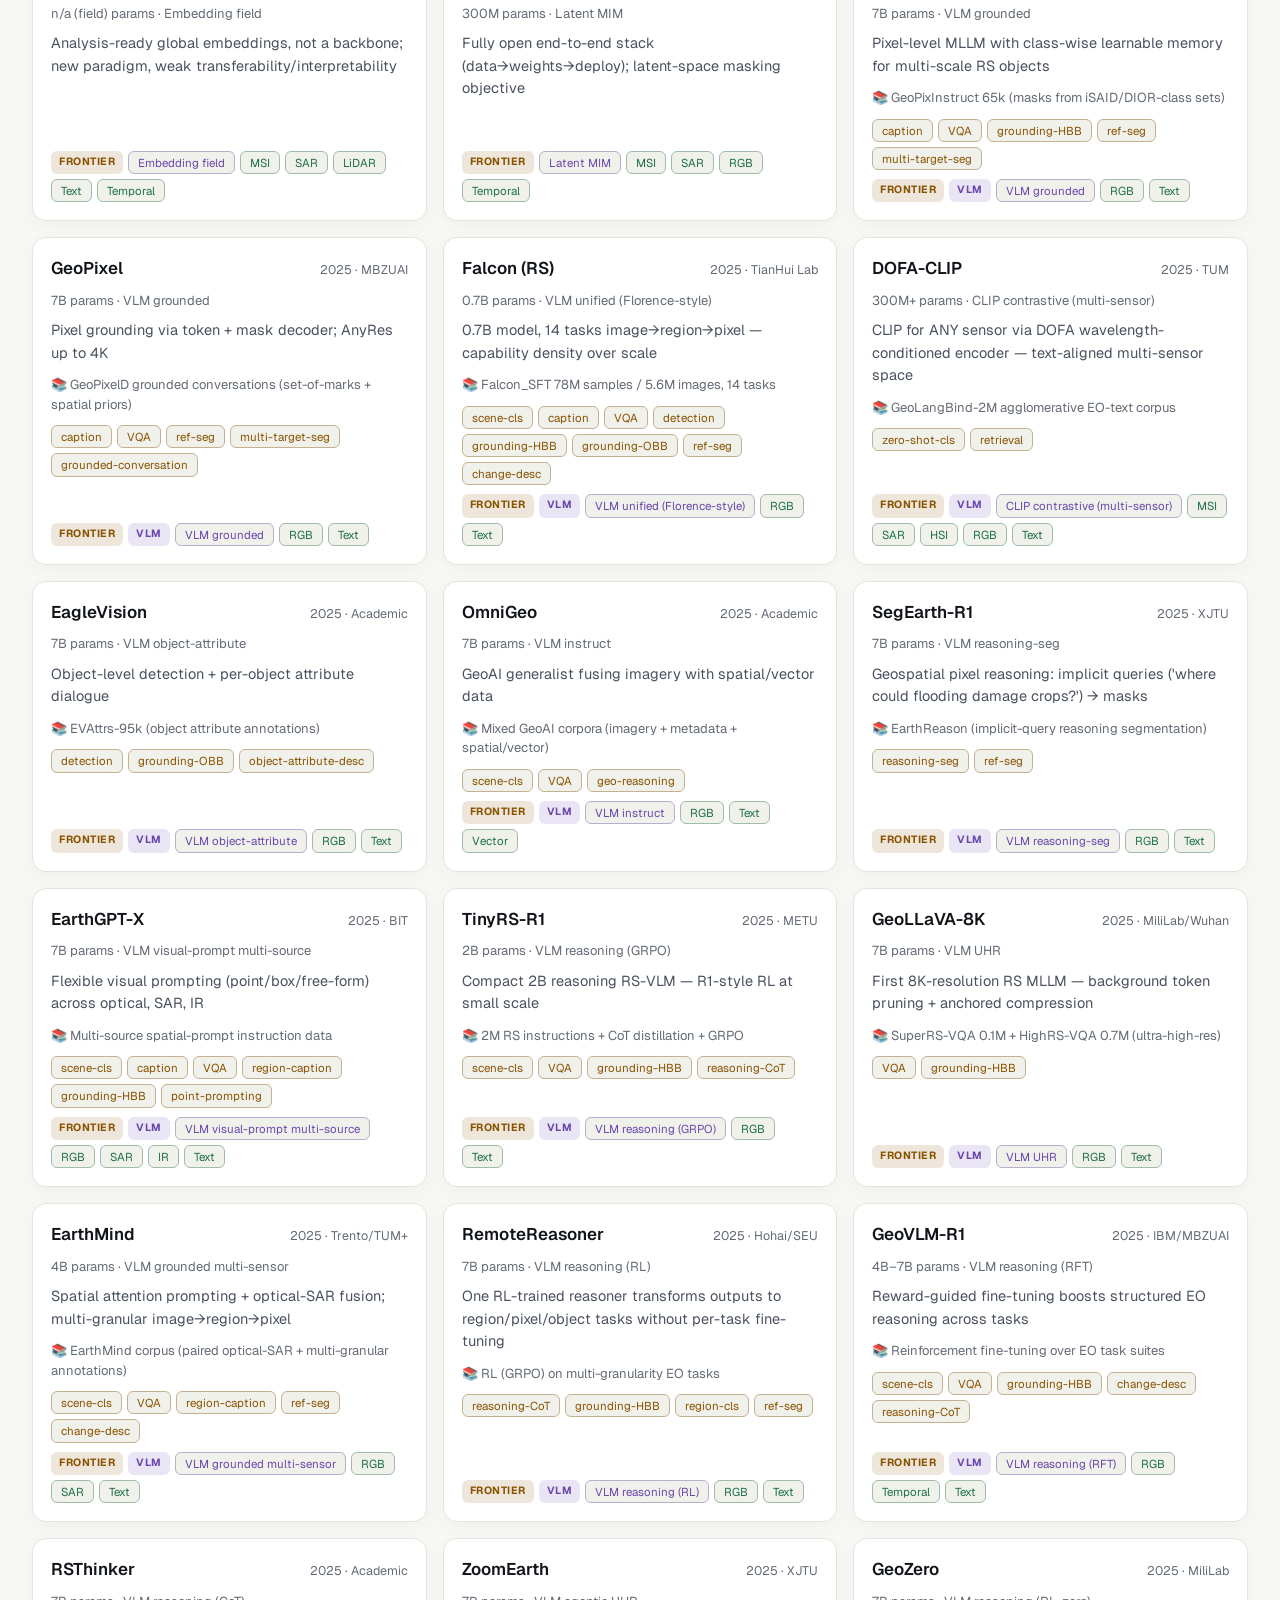
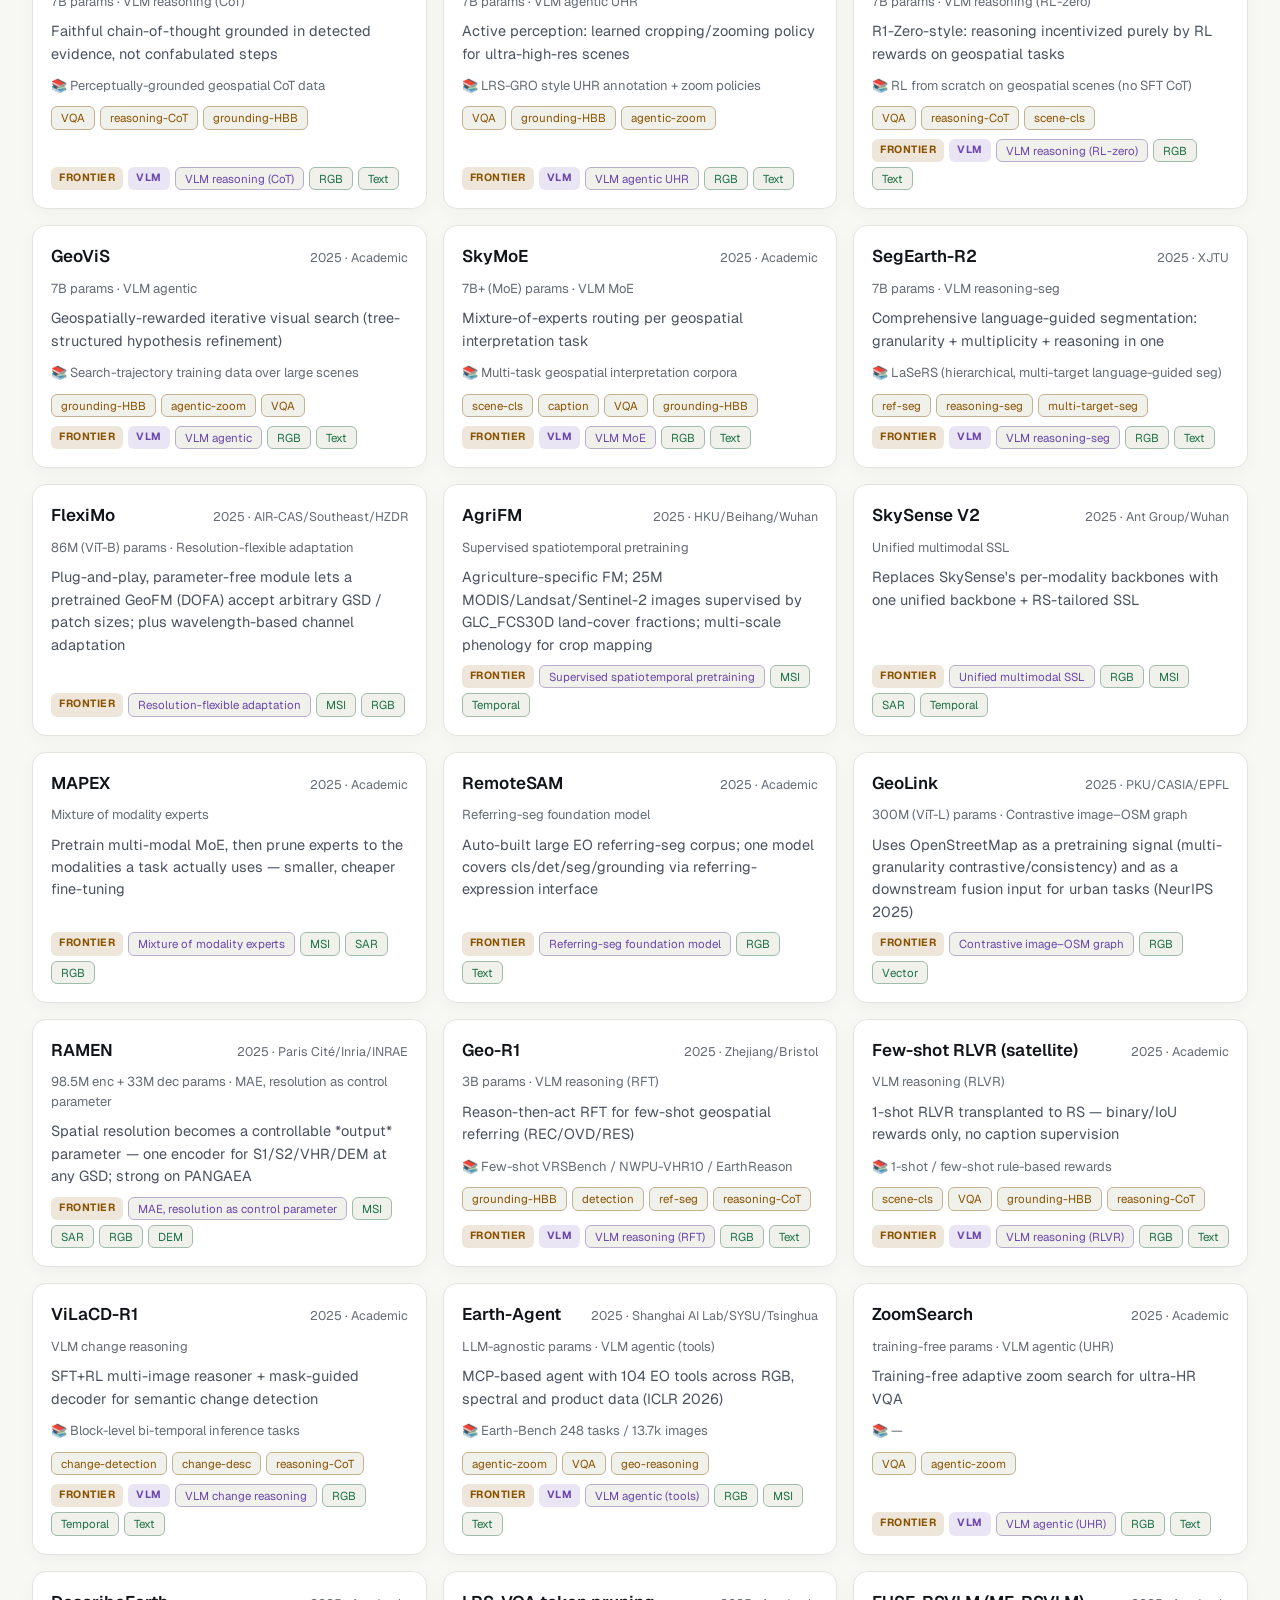
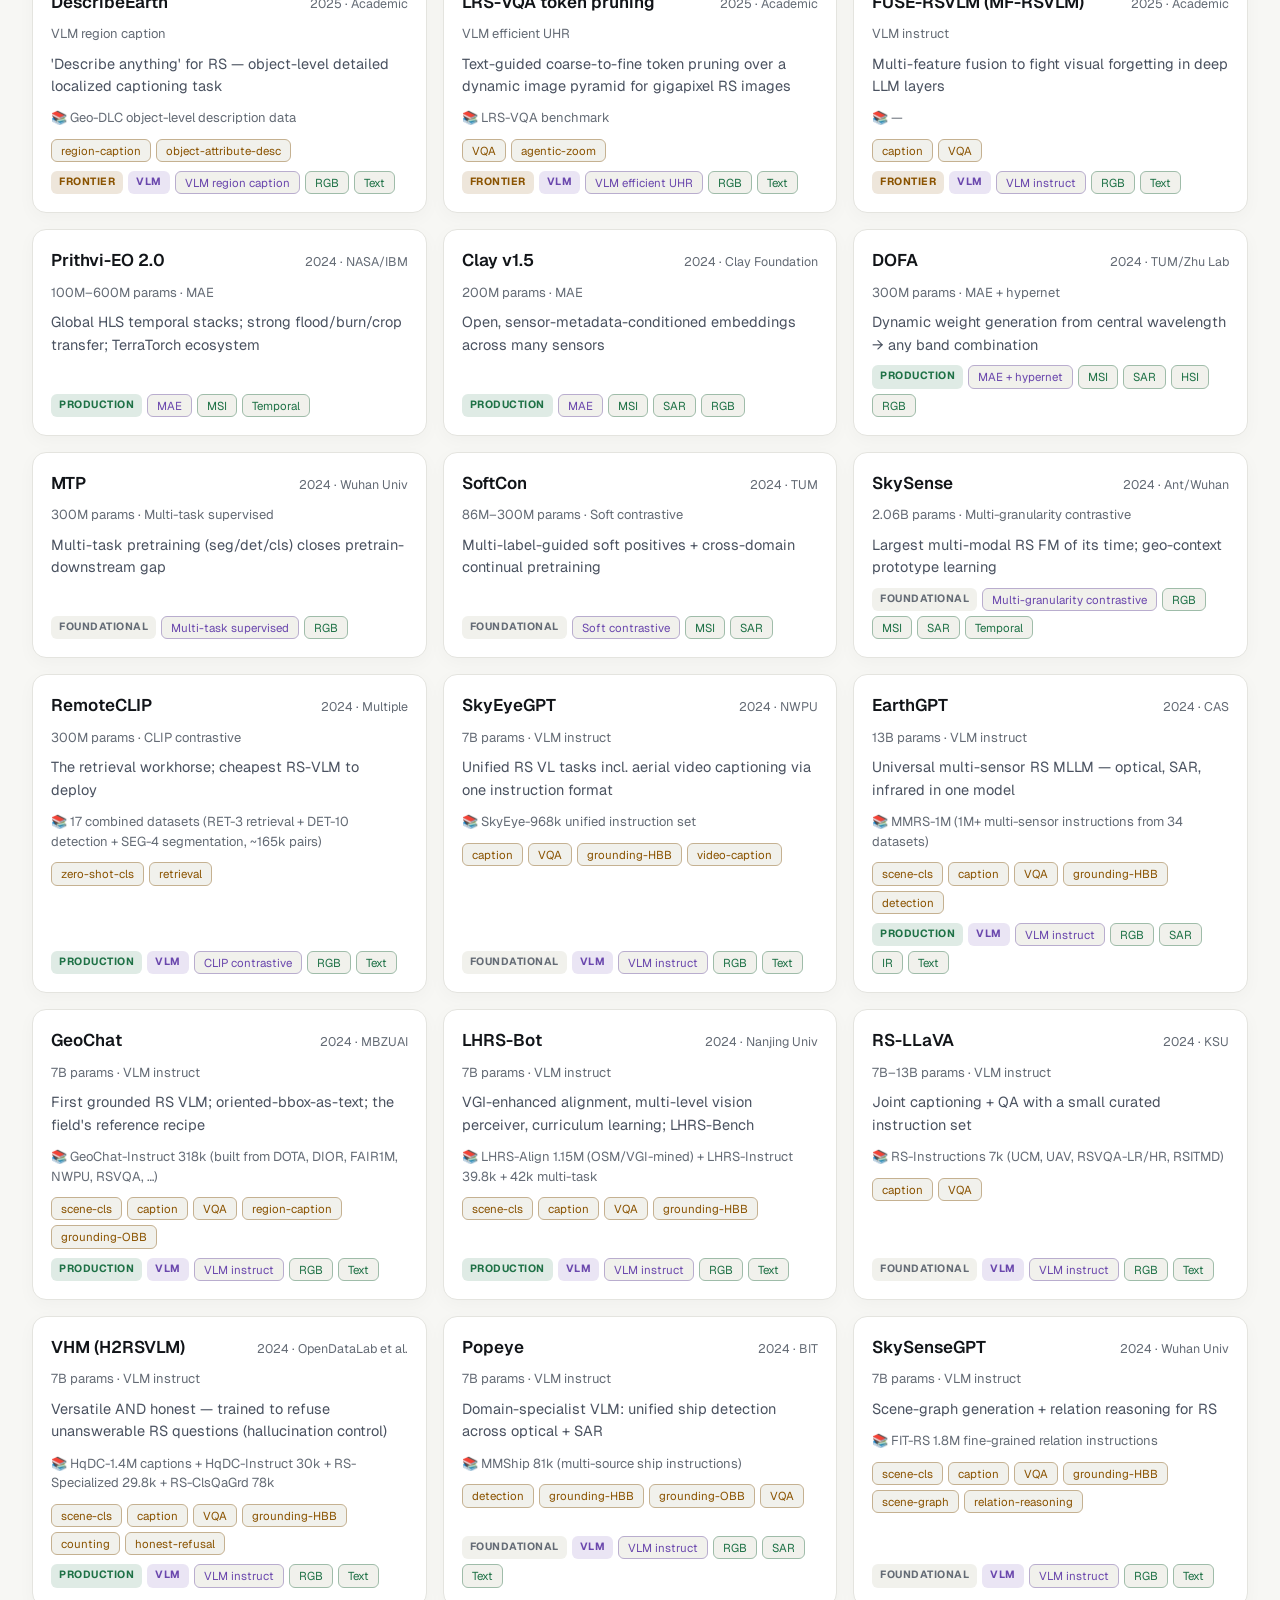
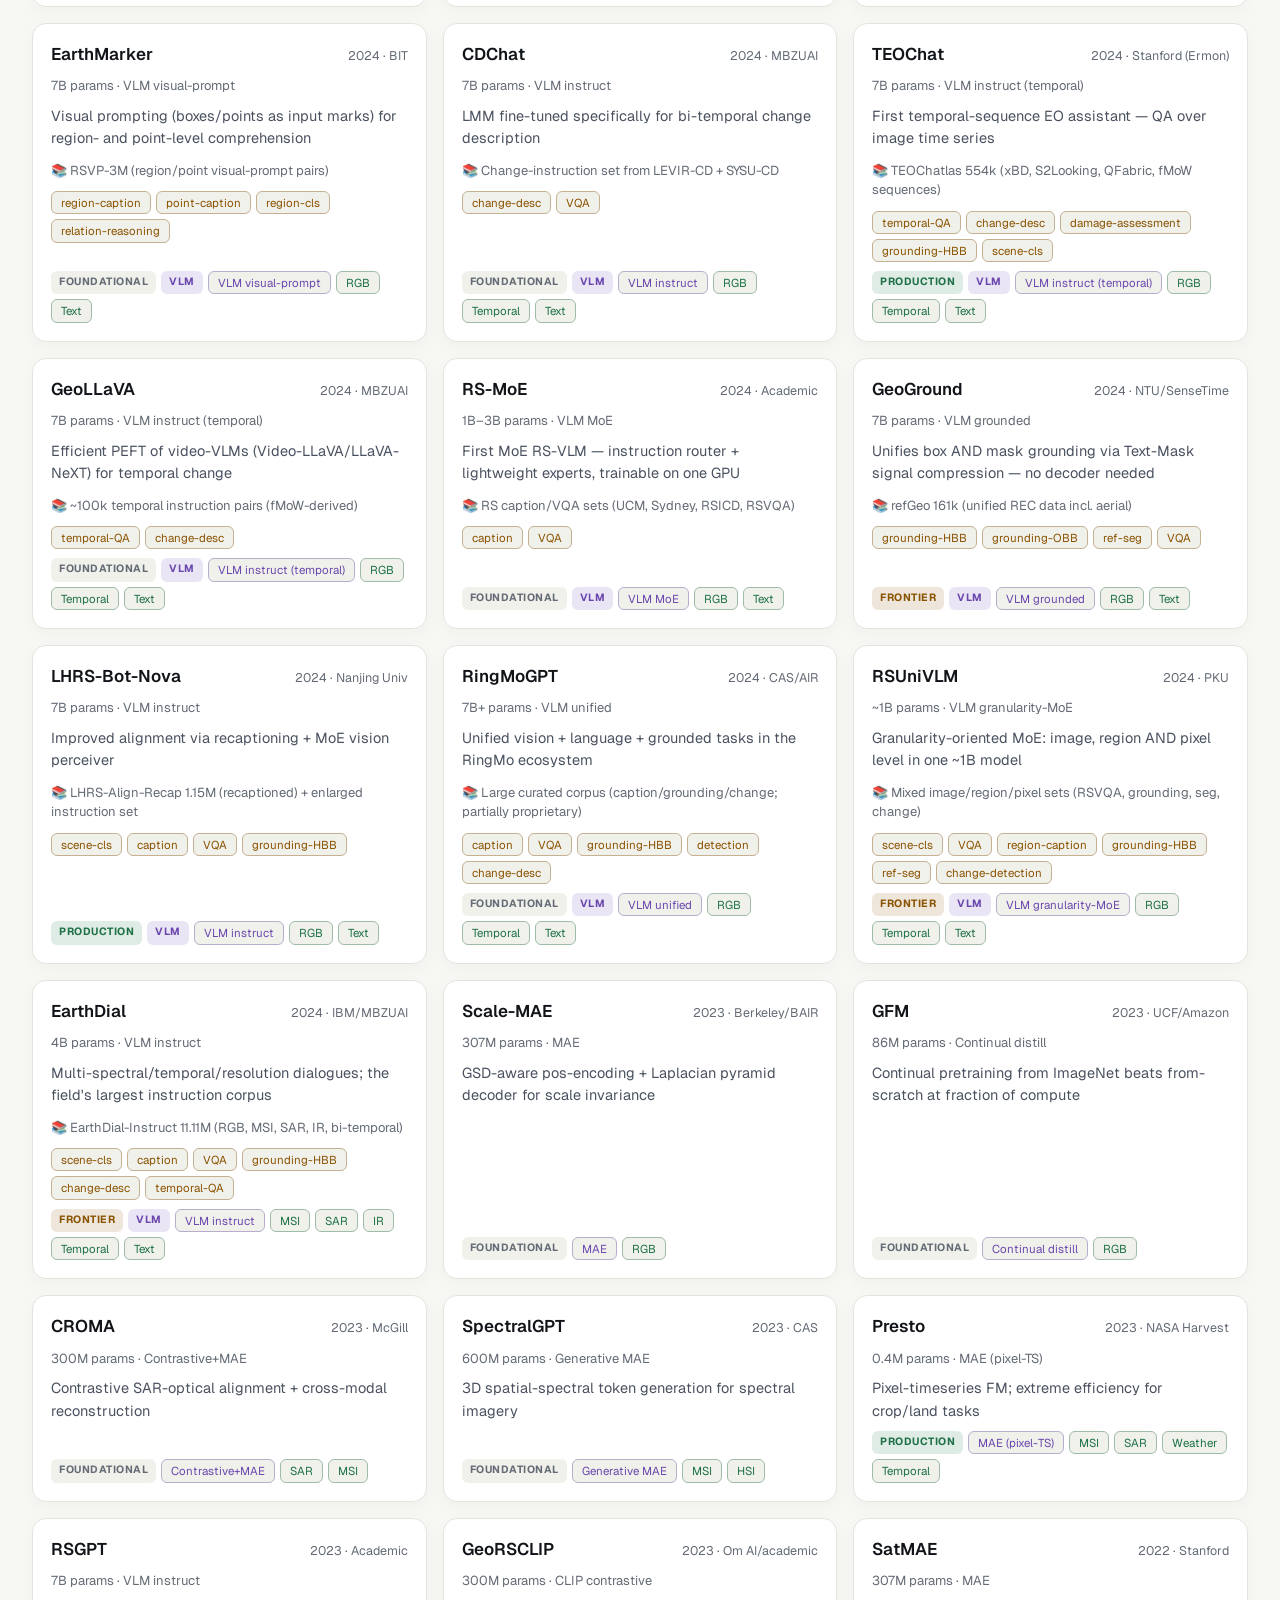
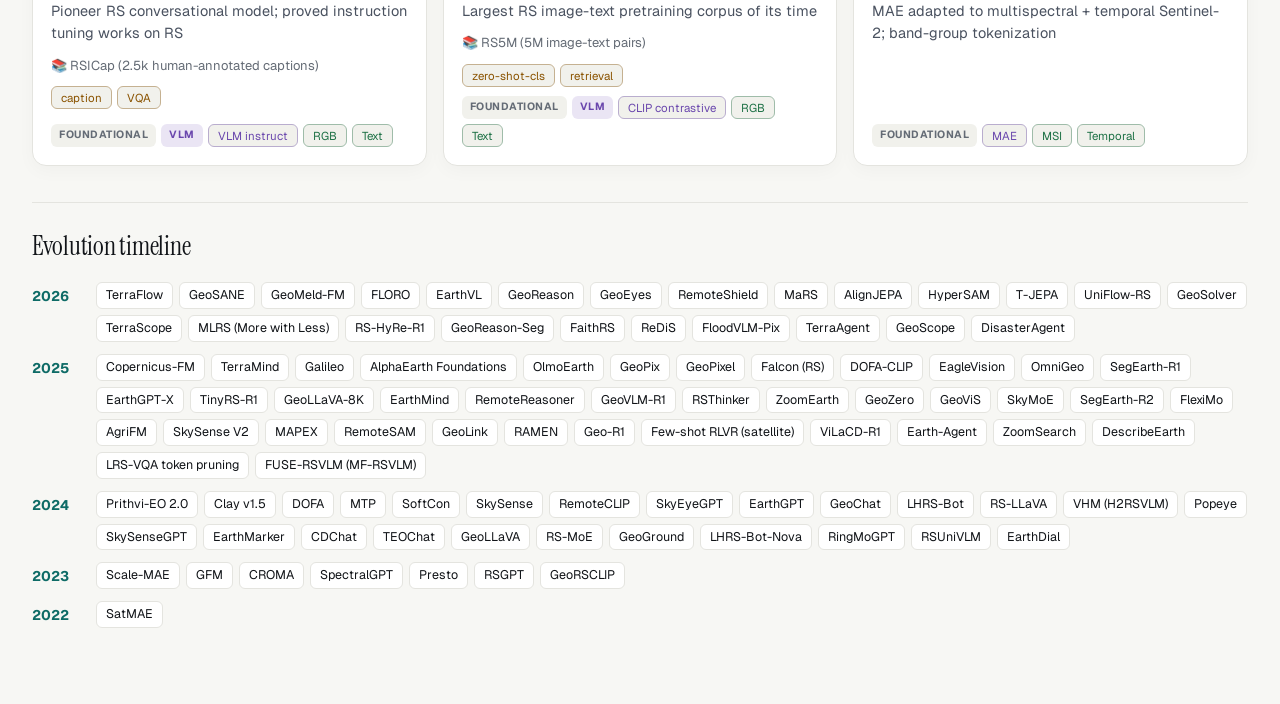
<file: index.html>
<!DOCTYPE html>
<html lang="en">
<head>
<meta charset="UTF-8">
<meta name="viewport" content="width=device-width, initial-scale=1.0">
<title>GeoFM Lab — Geospatial Foundation Models</title>
<link rel="preconnect" href="https://fonts.googleapis.com">
<link rel="preconnect" href="https://fonts.gstatic.com" crossorigin>
<link rel="stylesheet" href="https://fonts.googleapis.com/css2?family=Geist:wght@300..700&family=Geist+Mono:wght@400;500&family=Instrument+Serif:ital@0;1&display=swap">
<script>try{if(localStorage.getItem("geofm-theme")==="dark")document.documentElement.classList.add("dark")}catch(e){}</script>
<style>
  *{box-sizing:border-box;margin:0;padding:0}
  body{background:var(--bg);color:var(--text);font-family:var(--font-sans);min-height:100vh;line-height:1.5}
  .tabs{position:sticky;top:60px;z-index:40;background:var(--hdr-bg);backdrop-filter:blur(14px);-webkit-backdrop-filter:blur(14px);border-bottom:1px solid var(--border)}
  .tabs .in{max-width:1400px;margin:0 auto;padding:0 32px;display:flex;gap:2px;overflow-x:auto;scrollbar-width:none}
  .tabs .in::-webkit-scrollbar{display:none}
  .tabs a{color:var(--muted);padding:13px 14px;font-size:14.5px;text-decoration:none;white-space:nowrap;border-bottom:2px solid transparent;transition:color .2s,border-color .2s}
  .tabs a:hover{color:var(--text)}
  .tabs a[aria-selected="true"]{color:var(--accent);border-bottom-color:var(--accent);font-weight:600}
  .tabs .cnt{font-size:11.5px;color:var(--muted);margin-left:6px;font-weight:400}
  main{padding:28px 32px 64px;max-width:1400px;margin:0 auto}
  .tab{display:none}.tab.active{display:block}
  .stats{display:grid;grid-template-columns:repeat(6,minmax(0,1fr));gap:12px;margin-bottom:24px}
  .stat{background:var(--panel);border:1px solid var(--border);border-radius:var(--radius-card);padding:16px 18px}
  .stat .n{font-size:30px;font-weight:600;color:var(--accent);letter-spacing:-.02em;line-height:1.1}
  .stat .l{font-size:13px;color:var(--muted);margin-top:4px}
  .filters{display:flex;flex-wrap:wrap;gap:8px;margin-bottom:18px;align-items:center}
  .filters .sep{width:1px;height:22px;background:var(--border);margin:0 6px}
  .chip{border:1px solid var(--border);cursor:pointer}
  input[type=search]{border:1px solid var(--border);color:var(--text);width:240px}
  .grid{display:grid;grid-template-columns:repeat(auto-fill,minmax(340px,1fr));gap:16px}
  .card{background:var(--panel);border:1px solid var(--border);border-radius:var(--radius-card);padding:18px;display:flex;flex-direction:column;gap:9px;transition:transform .3s cubic-bezier(.2,.7,.2,1),border-color .3s,box-shadow .3s}
  .card:hover{transform:translateY(-3px);border-color:var(--accent);box-shadow:var(--shadow-lift)}
  .card .top{display:flex;justify-content:space-between;align-items:baseline;gap:10px}
  .card h3{font-size:17px;font-weight:600}
  .card h3 a{color:var(--text);text-decoration:none}
  .card h3 a:hover{color:var(--accent)}
  .yr{color:var(--muted);font-size:12.5px;text-align:right}
  .meta{font-size:13px;color:var(--muted)}
  .idea{font-size:14.5px;line-height:1.55;color:var(--i2)}
  .tags{display:flex;flex-wrap:wrap;gap:5px;margin-top:auto}
  .tag{font-size:11.5px;padding:2px 9px;border-radius:6px;background:var(--panel2);border:1px solid var(--border);color:var(--muted)}
  .tag.task{color:var(--amber);border-color:color-mix(in srgb,var(--amber) 35%,var(--border))}
  .tag.mod{color:var(--accent2);border-color:color-mix(in srgb,var(--accent2) 35%,var(--border))}
  .tag.par{color:var(--violet);border-color:color-mix(in srgb,var(--violet) 35%,var(--border))}
  .badge{font-size:10.5px;padding:3px 8px;border-radius:6px;font-weight:700;text-transform:uppercase;letter-spacing:.5px;white-space:nowrap}
  .badge.production{background:color-mix(in srgb,var(--accent2) 14%,transparent);color:var(--accent2)}
  .badge.frontier{background:color-mix(in srgb,var(--amber) 14%,transparent);color:var(--amber)}
  .badge.foundational{background:var(--panel2);color:var(--muted)}
  .badge.vlmb{background:color-mix(in srgb,var(--violet) 14%,transparent);color:var(--violet)}
  .badge.agentb{background:color-mix(in srgb,var(--rose) 12%,transparent);color:var(--rose)}
  .badge.conv{background:var(--tint);color:var(--acink)}
  .timeline{margin:36px 0 8px;border-top:1px solid var(--border);padding-top:24px}
  .timeline h2{font-size:26px;margin-bottom:16px}
  .tl-row{display:flex;gap:12px;align-items:flex-start;margin-bottom:12px}
  .tl-year{width:52px;color:var(--accent);font-weight:700;font-size:14px;flex-shrink:0;padding-top:4px}
  .tl-items{display:flex;flex-wrap:wrap;gap:6px}
  .tl-item{font-size:12.5px;background:var(--panel);border:1px solid var(--border);border-radius:6px;padding:3px 9px;color:var(--text)}
  /* roadmap */
  .rm-top{display:grid;grid-template-columns:minmax(0,1.3fr) minmax(0,1fr);gap:16px;margin-bottom:22px}
  .rm-card{background:var(--panel);border:1px solid var(--border);border-radius:var(--radius-card);padding:20px 22px}
  .rm-card .big{font-size:40px;font-weight:600;letter-spacing:-.03em;color:var(--accent);line-height:1;margin-bottom:12px}
  .rm-card .big small{font-size:15px;color:var(--muted);font-weight:400;letter-spacing:0;margin-left:6px}
  .rm-card .lbl{font-family:var(--font-mono);font-size:11.5px;letter-spacing:.06em;text-transform:uppercase;color:var(--muted);margin-bottom:10px}
  .tracks{display:flex;gap:16px;flex-wrap:wrap;margin-top:14px;font-size:13px;color:var(--muted)}
  .tracks b{color:var(--text);font-weight:600}
  .next-btn{display:block;width:100%;text-align:left;background:var(--tint);color:var(--acink);border:1px solid color-mix(in srgb,var(--accent) 30%,var(--border));border-radius:12px;padding:12px 14px;font:inherit;font-size:14.5px;line-height:1.45;cursor:pointer;margin-top:4px}
  .next-btn:hover{border-color:var(--accent)}
  .next-btn .ph{display:block;font-size:12px;opacity:.8;margin-bottom:2px}
  .track-lbl{font-family:var(--font-mono);font-size:11.5px;letter-spacing:.06em;text-transform:uppercase;color:var(--muted);margin:26px 0 10px}
  .track-lbl.first{margin-top:0}
  .phase{background:var(--panel);border:1px solid var(--border);border-radius:var(--radius-card);margin-bottom:10px;overflow:hidden}
  .phase-head{display:flex;align-items:center;gap:14px;width:100%;background:none;border:0;color:inherit;font:inherit;text-align:left;cursor:pointer;padding:16px 20px}
  .phase-head:hover h3{color:var(--accent)}
  .phase h3{font-size:16px;font-weight:600;flex:1;transition:color .2s}
  .phase h3 .w{font-size:13px;color:var(--muted);font-weight:400;margin-left:6px}
  .phase .pct{font-size:13px;color:var(--muted);white-space:nowrap}
  .ring{--p:0;width:34px;height:34px;border-radius:50%;flex:none;display:grid;place-items:center;font-size:10.5px;font-weight:700;color:var(--accent);
    background:radial-gradient(closest-side,var(--panel) 76%,transparent 78%),conic-gradient(var(--accent) calc(var(--p)*1%),var(--panel2) 0)}
  .phase.complete .ring{color:var(--on-ac);background:var(--accent)}
  .chev{width:8px;height:8px;border-right:1.5px solid var(--muted);border-bottom:1.5px solid var(--muted);transform:rotate(45deg) translateY(-2px);transition:transform .25s;flex:none}
  .phase.open .chev{transform:rotate(225deg) translateY(-1px)}
  .items{display:none;padding:0 16px 14px 68px}
  .phase.open .items{display:block}
  .bar{height:6px;background:var(--panel2);border-radius:3px;overflow:hidden}
  .bar i{display:block;height:100%;background:var(--accent);border-radius:3px;transition:width .3s}
  .item{display:flex;gap:10px;align-items:flex-start;padding:8px 8px;border-radius:8px;font-size:14.5px;cursor:pointer;line-height:1.5;color:var(--i2)}
  .item:hover{background:var(--panel2)}
  .item input{margin-top:4px;accent-color:var(--accent);cursor:pointer;width:16px;height:16px;flex:none}
  .item.done label{color:var(--muted);text-decoration:line-through}
  .item.next{background:var(--tint);color:var(--acink)}
  .item .nx{font-size:10.5px;font-weight:700;text-transform:uppercase;letter-spacing:.5px;background:var(--accent);color:var(--on-ac);border-radius:5px;padding:1px 6px;margin-right:6px;white-space:nowrap}
  .item label{cursor:pointer}
  .item .k{color:var(--accent);font-weight:600}
  /* gaps */
  .thesis{background:var(--panel);border:1px solid color-mix(in srgb,var(--accent) 40%,var(--border));border-radius:var(--radius-card);padding:24px 26px 24px 30px;margin-bottom:28px;box-shadow:var(--shadow-lift);position:relative;overflow:hidden}
  .thesis::before{content:"";position:absolute;inset:0 auto 0 0;width:4px;background:var(--accent)}
  .thesis h3{font-family:var(--font-display);font-weight:var(--display-weight);letter-spacing:var(--display-tracking);font-size:30px;line-height:1.1;margin:8px 0 10px}
  html.dark .thesis h3{font-size:22px}
  .thesis h3 em{color:var(--accent)}
  .thesis p{font-size:15px;line-height:1.65;color:var(--i2);max-width:92ch}
  .thesis p + p{margin-top:8px}
  .thesis .links{display:flex;gap:8px;flex-wrap:wrap;margin-top:16px}
  .thesis .links a{font-size:13.5px;text-decoration:none;color:var(--acink);background:var(--tint);border-radius:999px;padding:7px 13px}
  .thesis .links a:hover{background:color-mix(in srgb,var(--accent) 22%,transparent)}
  .gap-group{margin-bottom:30px}
  .gap-group > h3{font-family:var(--font-mono);font-size:11.5px;letter-spacing:.06em;text-transform:uppercase;color:var(--muted);font-weight:500;margin-bottom:12px}
  .gap-grid{display:grid;grid-template-columns:repeat(auto-fill,minmax(440px,1fr));gap:14px}
  .gap{background:var(--panel);border:1px solid var(--border);border-radius:var(--radius-card);padding:18px 20px;scroll-margin-top:130px;transition:border-color .3s,box-shadow .3s}
  .gap.conv{border-color:color-mix(in srgb,var(--accent) 45%,var(--border))}
  .gap:target{border-color:var(--accent);box-shadow:var(--shadow-lift)}
  .gap .gh{display:flex;align-items:center;gap:10px;margin-bottom:4px;flex-wrap:wrap}
  .gap .gid{font-family:var(--font-mono);font-size:12px;font-weight:500;color:var(--acink);background:var(--tint);border-radius:6px;padding:2px 8px}
  .gap.vlm .gid{color:var(--violet);background:color-mix(in srgb,var(--violet) 12%,transparent)}
  .gap h4{font-size:16px;font-weight:600;flex:1;min-width:180px}
  .gap .lbl{font-family:var(--font-mono);font-size:11px;letter-spacing:.05em;text-transform:uppercase;color:var(--muted);margin:12px 0 4px}
  .gap p{font-size:14px;color:var(--i2);line-height:1.6}
  .gap .opp{font-size:14px;line-height:1.6;color:var(--text);border-left:2px solid var(--accent2);padding-left:10px}
  /* workflow */
  .flow{display:grid;grid-template-columns:repeat(auto-fit,minmax(260px,1fr));gap:14px}
  .step{background:var(--panel);border:1px solid var(--border);border-radius:var(--radius-card);padding:20px}
  .step .num{width:30px;height:30px;border-radius:50%;background:var(--accent);color:var(--on-ac);font-weight:700;display:flex;align-items:center;justify-content:center;font-size:14px;margin-bottom:12px}
  .step h3{font-size:16px;font-weight:600;margin-bottom:6px}
  .step p{font-size:14.5px;color:var(--i2);line-height:1.6}
  .step code,.tab-head code{background:var(--panel2);padding:1px 6px;border-radius:4px;font-size:12.5px;color:var(--accent)}
  .note{background:var(--panel2);border:1px solid var(--border);border-radius:var(--radius-card);padding:16px 20px;color:var(--muted);margin-top:18px}
  .note b{color:var(--text)}
  /* benchmarks */
  .bgrid{display:grid;grid-template-columns:repeat(auto-fill,minmax(420px,1fr));gap:14px}
  .bench{background:var(--panel);border:1px solid var(--border);border-radius:var(--radius-card);padding:20px 22px;display:flex;flex-direction:column;gap:8px}
  .bench .bh{display:flex;justify-content:space-between;align-items:flex-start;gap:10px}
  .bench h3{font-family:var(--font-display);font-weight:var(--display-weight);letter-spacing:var(--display-tracking);font-size:25px;line-height:1.1}
  html.dark .bench h3{font-size:18px;font-weight:600}
  .bench h3 a{color:var(--text);text-decoration:none}
  .bench h3 a:hover{color:var(--accent)}
  .bench .yr{font-family:var(--font-sans);font-size:13px;margin-left:6px;letter-spacing:0}
  .bench .measures{font-size:14px;color:var(--i2);line-height:1.6}
  .bench .lead{font-size:13.5px;color:var(--muted)}
  .bench .lead b{color:var(--accent2);font-weight:600}
  .bench .lead b.none{color:var(--muted);font-weight:400;font-style:italic}
  .bench .find{font-size:14px;color:var(--i2);line-height:1.6;border-left:2px solid var(--amber);padding-left:12px;margin-top:auto}
  @media(max-width:1100px){.stats{grid-template-columns:repeat(3,minmax(0,1fr))}.rm-top{grid-template-columns:1fr}}
  @media(max-width:700px){
    main{padding:20px 16px 48px}
    .tabs{top:56px}.tabs .in{padding:0 8px}
    .stats{grid-template-columns:repeat(2,minmax(0,1fr));gap:10px}
    .stat{padding:12px 14px}.stat .n{font-size:24px}
    .grid,.gap-grid,.bgrid{grid-template-columns:minmax(0,1fr)}
    input[type=search]{width:100%}
    .filters .sep{display:none}
    .items{padding:0 8px 12px 8px}
    .phase-head{padding:14px}
    .thesis{padding:20px 18px 20px 22px}
  }
</style>
<link rel="stylesheet" href="theme.css">
<script src="theme.js" defer></script>
</head>
<body>
<header class="site-header"><div class="sh-in">
  <a class="brand" href="index.html">GeoFM <em>Lab</em></a>
  <nav class="site-links" aria-label="Site">
    <a href="index.html" aria-current="page">Dashboard</a>
    <a href="anatomy.html">Anatomy</a>
    <a href="matrix.html">Matrix</a>
    <a class="gh" href="https://github.com/Rupesh4604/Awesome-Geospatial-Vision-Language-Foundation-Models" target="_blank" rel="noopener">GitHub ↗</a>
  </nav>
  <span data-theme-slot></span>
</div></header>
<div class="page-head">
  <div class="eyebrow">Geospatial vision + vision-language foundation models</div>
  <h1>The GeoFM landscape, <em>mapped</em>.</h1>
  <div class="sub">Models, a learning roadmap, open problems and benchmarks for Earth-observation foundation models and RS-VLMs. <span class="upd" id="upd"></span></div>
</div>
<nav class="tabs" aria-label="Dashboard sections"><div class="in" role="tablist">
  <a href="#landscape" role="tab" data-tab="landscape" aria-selected="true">Landscape</a>
  <a href="#roadmap" role="tab" data-tab="roadmap">Learning Roadmap<span class="cnt" id="rmcnt"></span></a>
  <a href="#gaps" role="tab" data-tab="gaps">Gap Map</a>
  <a href="#bench" role="tab" data-tab="bench">Benchmarks</a>
  <a href="#workflow" role="tab" data-tab="workflow">Workflow</a>
</div></nav>
<main>

<section id="landscape" class="tab active">
  <div class="stats" id="stats"></div>
  <div class="filters">
    <input type="search" id="q" placeholder="Search models…">
    <span class="chip on" data-f="all">All</span>
    <span class="chip" data-f="production">Production-ready</span>
    <span class="chip" data-f="frontier">Frontier (2025–26)</span>
    <span class="chip" data-f="foundational">Foundational</span>
    <span class="sep"></span>
    <span class="chip on" data-t="all">Both tracks</span>
    <span class="chip" data-t="vision">Vision FM</span>
    <span class="chip" data-t="vlm">Vision-Language</span>
    <span class="sep"></span>
    <span class="chip" data-m="SAR">SAR</span>
    <span class="chip" data-m="MSI">Multispectral</span>
    <span class="chip" data-m="Temporal">Temporal</span>
    <span class="chip" data-m="Text">Text/VLM</span>
  </div>
  <div class="grid" id="cards"></div>
  <div class="timeline" id="timeline"></div>
</section>

<section id="roadmap" class="tab">
  <div class="tab-head"><h2>Learning roadmap</h2><p>Nine phases, about 10–16 weeks part-time: the vision track, then the vision-language track (start with the <a href="anatomy.html">Anatomy explainer</a>), then convergence. Ticks are saved in this browser. Full detail in <code>01-roadmap/roadmap.md</code>.</p></div>
  <div class="rm-top" id="rmtop"></div>
  <div id="phases"></div>
</section>

<section id="gaps" class="tab">
  <div class="tab-head"><h2>Next-gen gap map</h2><p>14 open problems from GEO-Bench-2, PANGAEA, RSMMVP and the 2025–26 literature (evidence refreshed Nov 2026). Where two or three gaps meet, there's a design candidate. Working file: <code>04-next-gen/gap-map.md</code>.</p></div>
  <div id="gaplist"></div>
</section>

<section id="bench" class="tab">
  <div class="tab-head"><h2>Benchmarks</h2><p>Seed data compiled from papers; verify before citing and extend via <code>03-registry/leaderboard.json</code>. The adaptation protocol changes who wins, so read every leaderboard with its protocol attached. Eval tooling: <a href="https://github.com/ServiceNow/geo-bench" target="_blank">GEO-Bench</a> · <a href="https://github.com/VMarsocci/pangaea-bench" target="_blank">PANGAEA</a> · <a href="https://github.com/torchgeo/terratorch" target="_blank">TerraTorch</a> · <a href="https://github.com/The-AI-Alliance/GEO-Bench-VLM" target="_blank">GEOBench-VLM</a> · <a href="https://github.com/open-compass/VLMEvalKit" target="_blank">VLMEvalKit</a> · <a href="https://github.com/EvolvingLMMs-Lab/lmms-eval" target="_blank">lmms-eval</a>.</p></div>
  <div class="filters" id="bfilters">
    <span class="chip on" data-b="all">All</span>
    <span class="chip" data-b="vision">Vision FM</span>
    <span class="chip" data-b="vlm">VLM</span>
    <span class="chip" data-b="agent">Agents</span>
  </div>
  <div class="bgrid" id="benchlist"></div>
</section>

<section id="workflow" class="tab">
  <div class="tab-head"><h2>Workflow</h2><p>How this repo is meant to be used, from learning to a prototype.</p></div>
  <div class="flow">
    <div class="step"><div class="num">1</div><h3>Learn</h3><p>Work through the roadmap phases. Vision track (1–5) → VLM track (5b–5d) → convergence (6). Start VLM concepts at the <a href="anatomy.html" style="color:var(--accent)">Anatomy page</a>.</p></div>
    <div class="step"><div class="num">2</div><h3>Dissect papers</h3><p>Per key paper: copy <code>02-papers/TEMPLATE.md</code>, fill the 5 layers. For VLMs, also fill the model's row in the <a href="matrix.html" style="color:var(--accent)">Comparison Matrix</a> — predict the three slots from the abstract, then correct after reading.</p></div>
    <div class="step"><div class="num">3</div><h3>Track landscape</h3><p>New model drops → add to <code>03-registry/models.json</code> → this page updates automatically (single source of truth). Ask Claude for a weekly arXiv/HF scan.</p></div>
    <div class="step"><div class="num">4</div><h3>Map gaps</h3><p>Each dissection's "next-gen implications" feeds <code>04-next-gen/gap-map.md</code>. Look for intersecting gaps — the convergence thesis (G10+G11+G12) lives there.</p></div>
    <div class="step"><div class="num">5</div><h3>Design</h3><p>Draft an architecture spec targeting 2–3 gaps. Design review with Claude's <code>rs-dl-architect</code> skill: tokenization, objective, eval plan.</p></div>
    <div class="step"><div class="num">6</div><h3>Prototype & evaluate</h3><p>Smallest viable version. Vision: GEO-Bench-2 subset, linear probe + LoRA. VLM: LHRS-Bench + RSMMVP probes + grounding IoU, against a frontier generalist baseline.</p></div>
  </div>
  <div class="note"><b>Evaluation discipline:</b> linear-probe before fine-tune · few-shot scaling at 100/1k/10k labels · cross-<i>region</i> hold-outs · DINOv3 baseline for vision, GPT-4o-class baseline for VLMs · report grounding IoU separately from text metrics · probe hallucination explicitly · for reasoning models, check answer–grounding consistency (AESP), not just accuracy.</div>
  <div class="note"><b>Companion collections:</b> <a href="https://github.com/IRIP-BUAA/A-Survey-on-Remote-Sensing-Foundation-Models-From-Vision-to-Multimodality" target="_blank" style="color:var(--accent)">RSFM survey: vision → multimodality (IRIP-BUAA)</a> · <a href="https://github.com/Jack-bo1220/Awesome-Remote-Sensing-Foundation-Models" target="_blank" style="color:var(--accent)">Awesome-RSFMs</a> · <a href="https://github.com/ZhanYang-nwpu/Awesome-Remote-Sensing-Multimodal-Large-Language-Model" target="_blank" style="color:var(--accent)">RS-MLLM survey</a> · <a href="https://github.com/Chen-Yang-Liu/Awesome-RS-SpatioTemporal-VLMs" target="_blank" style="color:var(--accent)">Spatio-temporal RS-VLMs</a> · <a href="https://github.com/VisionXLab/Awesome-RS-VL-Data" target="_blank" style="color:var(--accent)">RS-VL datasets</a> · <a href="https://github.com/satellite-image-deep-learning/techniques" target="_blank" style="color:var(--accent)">satellite-image-deep-learning</a>. Full list in the README.</div>
</section>
</main>

<script>
// ---------- fallback data (used when fetch fails, e.g. file:// ) ----------
const FALLBACK_MODELS=[
 {name:"SatMAE",year:2022,org:"Stanford",params:"307M",paradigm:"MAE",modalities:["MSI","Temporal"],idea:"MAE adapted to multispectral + temporal Sentinel-2; band-group tokenization.",status:"foundational",link:"https://arxiv.org/abs/2207.08051"},
 {name:"Scale-MAE",year:2023,org:"Berkeley",params:"307M",paradigm:"MAE",modalities:["RGB"],idea:"GSD-aware positional encoding + Laplacian pyramid decoder for scale invariance.",status:"foundational",link:"https://arxiv.org/abs/2212.14532"},
 {name:"GFM",year:2023,org:"UCF/Amazon",params:"86M",paradigm:"Continual distill",modalities:["RGB"],idea:"Continual pretraining from ImageNet beats from-scratch at a fraction of the compute.",status:"foundational",link:"https://arxiv.org/abs/2302.04476"},
 {name:"CROMA",year:2023,org:"McGill",params:"300M",paradigm:"Contrastive+MAE",modalities:["SAR","MSI"],idea:"Contrastive SAR–optical alignment + cross-modal reconstruction.",status:"foundational",link:"https://arxiv.org/abs/2311.00566"},
 {name:"SpectralGPT",year:2023,org:"CAS",params:"600M",paradigm:"Generative MAE",modalities:["MSI","HSI"],idea:"3D spatial-spectral token generation for spectral imagery.",status:"foundational",link:"https://arxiv.org/abs/2311.07113"},
 {name:"Presto",year:2023,org:"NASA Harvest",params:"0.4M",paradigm:"MAE (pixel-TS)",modalities:["MSI","SAR","Temporal"],idea:"Per-pixel timeseries FM; extreme efficiency for crop/land tasks.",status:"production",link:"https://arxiv.org/abs/2304.14065"},
 {name:"Prithvi-EO 2.0",year:2024,org:"NASA/IBM",params:"100–600M",paradigm:"MAE",modalities:["MSI","Temporal"],idea:"Global HLS temporal stacks + location embeddings; strong flood/burn/crop transfer; TerraTorch ecosystem.",status:"production",link:"https://arxiv.org/abs/2412.02732"},
 {name:"Clay v1.5",year:2024,org:"Clay Foundation",params:"200M",paradigm:"MAE",modalities:["MSI","SAR","RGB"],idea:"Open, sensor-metadata-conditioned embeddings across many sensors.",status:"production",link:"https://clay-foundation.github.io/model/"},
 {name:"DOFA",year:2024,org:"TUM",params:"300M",paradigm:"MAE + hypernet",modalities:["MSI","SAR","HSI","RGB"],idea:"Dynamic patch-embed weights generated from central wavelength → accepts any band combination.",status:"production",link:"https://arxiv.org/abs/2403.15356"},
 {name:"MTP",year:2024,org:"Wuhan Univ",params:"300M",paradigm:"Multi-task supervised",modalities:["RGB"],idea:"Multi-task pretraining (seg/det/cls) to close the pretrain–downstream gap.",status:"foundational",link:"https://arxiv.org/abs/2403.13430"},
 {name:"SoftCon",year:2024,org:"TUM",params:"86–300M",paradigm:"Soft contrastive",modalities:["MSI","SAR"],idea:"Multi-label-guided soft positives + cross-domain continual pretraining.",status:"foundational",link:"https://arxiv.org/abs/2405.20462"},
 {name:"RemoteCLIP",year:2024,org:"Multiple",params:"300M",paradigm:"CLIP",modalities:["RGB","Text"],idea:"Image–text alignment for RS; zero-shot classification & retrieval.",status:"production",link:"https://arxiv.org/abs/2306.11029"},
 {name:"SkySense",year:2024,org:"Ant/Wuhan",params:"2.06B",paradigm:"Multi-granularity contrastive",modalities:["RGB","MSI","SAR","Temporal"],idea:"Factorized multi-modal spatiotemporal encoder; geo-context prototype learning.",status:"foundational",link:"https://arxiv.org/abs/2312.10115"},
 {name:"Copernicus-FM",year:2025,org:"TUM",params:"300M",paradigm:"MAE + metadata",modalities:["MSI","SAR","Atmos"],idea:"Unifies Copernicus sensors incl. atmospheric variables via spectral/variable hypernetworks.",status:"frontier",link:"https://arxiv.org/abs/2503.11849"},
 {name:"TerraMind",year:2025,org:"IBM/ESA",params:"500M",paradigm:"Any-to-any generative",modalities:["MSI","SAR","DEM","Text","Vector"],idea:"Dual-scale (token+pixel) pretraining over 9 modalities; any-to-any generation; Thinking-in-Modalities.",status:"frontier",link:"https://arxiv.org/abs/2504.11171"},
 {name:"Galileo",year:2025,org:"NASA Harvest+",params:"100–300M",paradigm:"Dual contrastive+MAE",modalities:["MSI","SAR","Temporal"],idea:"Arbitrary subsets of modalities/timesteps; global+local objectives; strong on pixel-TS and image tasks.",status:"frontier",link:"https://arxiv.org/abs/2502.09356"},
 {name:"AlphaEarth Foundations",year:2025,org:"Google DeepMind",params:"field",paradigm:"Embedding field",modalities:["MSI","SAR","Temporal","Text"],idea:"Global 64-dim embedding field @10 m — analysis-ready paradigm, not a backbone; weak transferability so far.",status:"frontier",link:"https://arxiv.org/abs/2507.22291"},
 {name:"OlmoEarth",year:2025,org:"AI2",params:"300M",paradigm:"Latent MIM",modalities:["MSI","SAR","RGB","Temporal"],idea:"Fully open end-to-end stack (data→weights→deployment); stable latent image modeling.",status:"frontier",link:"https://arxiv.org/abs/2511.13655"},
 {name:"TerraFlow",year:2026,org:"Academic",params:"300M",paradigm:"Latent multimodal",modalities:["MSI","SAR","Temporal"],idea:"Joint multimodal–multitemporal representation learning.",status:"frontier",link:"https://arxiv.org/abs/2603.12762"},
 {name:"GeoSANE",year:2026,org:"HSG/Michigan",params:"n/a",paradigm:"Weight generation",modalities:["Meta"],idea:"Learns from model *weights*, not data — generates task networks from existing FMs.",status:"frontier",link:"https://arxiv.org/abs/2603.23408"},
 {name:"GeoMeld-FM",year:2026,org:"IITB/MBZUAI",params:"300M",paradigm:"MAE+JEPA+CLIP",modalities:["MSI","SAR","Text"],idea:"Spatially-aligned multimodal dataset + agentic captions; JEPA + contrastive hybrid objective.",status:"frontier",link:"https://arxiv.org/abs/2604.10591"},
 {name:"FLORO",year:2026,org:"KAUST",params:"300M",paradigm:"MAE",modalities:["MSI","SAR","RGB"],idea:"Availability-aware inputs adapt to varying sensor configs; strong on PANGAEA with small pretraining set.",status:"frontier",link:"https://arxiv.org/abs/2605.28174"},
 {name:"FlexiMo",year:2025,org:"AIR-CAS/Southeast/HZDR",params:"86M",paradigm:"Resolution-flexible adaptation",modalities:["MSI","RGB"],idea:"Parameter-free resolution-aware patch-embed recalibration on DOFA — arbitrary GSD / patch size.",status:"frontier",link:"https://arxiv.org/abs/2503.23844"},
 {name:"AgriFM",year:2025,org:"HKU/Beihang/Wuhan",params:"—",paradigm:"Supervised spatiotemporal",modalities:["MSI","Temporal"],idea:"Agriculture FM on 25M MODIS/Landsat/S2 images; multi-scale phenology for crop mapping.",status:"frontier",link:"https://arxiv.org/abs/2505.21357"},
 {name:"GeoLink",year:2025,org:"PKU/CASIA/EPFL",params:"300M",paradigm:"Contrastive image–OSM graph",modalities:["RGB","Vector"],idea:"OpenStreetMap as pretraining signal and downstream fusion input (NeurIPS 2025).",status:"frontier",link:"https://arxiv.org/abs/2509.26016"},
 {name:"RAMEN",year:2025,org:"Paris Cité/Inria/INRAE",params:"98.5M",paradigm:"MAE, resolution-adjustable",modalities:["MSI","SAR","RGB","DEM"],idea:"Spatial resolution as a controllable output parameter; sensor-agnostic shared latent.",status:"frontier",link:"https://arxiv.org/abs/2512.05025"},
 {name:"MaRS",year:2026,org:"Wuhan Univ",params:"—",paradigm:"Cross-granularity contrastive",modalities:["RGB","SAR"],idea:"VHR SAR–optical FM on MaRS-16M (0.35 m) with meta-modality attention (AAAI 2026).",status:"frontier",link:"https://ojs.aaai.org/index.php/AAAI/article/view/38153"},
 {name:"RSGPT",year:2023,org:"Academic",params:"7B",paradigm:"VLM instruct",modalities:["RGB","Text"],track:"vlm",idea:"Pioneer RS conversational model — captioning + VQA via instruction tuning on RSICap.",status:"foundational",link:"https://arxiv.org/abs/2307.15266"},
 {name:"GeoChat",year:2024,org:"MBZUAI",params:"7B",paradigm:"VLM instruct",modalities:["RGB","Text"],track:"vlm",idea:"First grounded RS VLM — region inputs + oriented-bbox visual grounding; LLaVA-1.5 recipe on RS instruction data.",status:"production",link:"https://arxiv.org/abs/2311.15826"},
 {name:"LHRS-Bot",year:2024,org:"Nanjing Univ",params:"7B",paradigm:"VLM instruct",modalities:["RGB","Text"],track:"vlm",idea:"VGI/OSM-enhanced alignment (LHRS-Align), multi-level vision-language bridging, curriculum learning; LHRS-Bench.",status:"production",link:"https://arxiv.org/abs/2402.02544"},
 {name:"EarthGPT",year:2024,org:"CAS",params:"13B",paradigm:"VLM instruct",modalities:["RGB","SAR","IR","Text"],track:"vlm",idea:"Universal multi-sensor RS MLLM — optical, SAR, infrared comprehension in one model (MMRS-1M).",status:"production",link:"https://arxiv.org/abs/2401.16822"},
 {name:"SkySenseGPT",year:2024,org:"Wuhan Univ",params:"7B",paradigm:"VLM instruct",modalities:["RGB","Text"],track:"vlm",idea:"Scene-graph generation + relation reasoning for RS (FIT-RS dataset).",status:"foundational",link:"https://arxiv.org/abs/2406.10100"},
 {name:"EarthDial",year:2024,org:"IBM/MBZUAI",params:"4B",paradigm:"VLM instruct",modalities:["MSI","SAR","IR","Temporal","Text"],track:"vlm",idea:"Multi-spectral, multi-temporal, multi-resolution dialogues incl. bi-temporal change description; 11M+ instruction pairs.",status:"frontier",link:"https://arxiv.org/abs/2412.15190"},
 {name:"GeoPixel",year:2025,org:"MBZUAI",params:"7B",paradigm:"VLM grounded",modalities:["RGB","Text"],track:"vlm",idea:"Pixel-level grounding — interleaved segmentation masks in conversation; handles 4K RS imagery (GeoPixelD).",status:"frontier",link:"https://arxiv.org/abs/2501.13925"},
 {name:"EarthMind",year:2025,org:"Trento/TUM+",params:"4B",paradigm:"VLM grounded",modalities:["RGB","SAR","Text"],track:"vlm",idea:"Spatial attention prompting + cross-modal fusion; multi-granular (image→region→pixel) + multi-sensor; EarthMind-Bench.",status:"frontier",link:"https://arxiv.org/abs/2506.01667"},
 {name:"OmniGeo",year:2025,org:"Academic",params:"7B",paradigm:"VLM instruct",modalities:["RGB","Text","Vector"],track:"vlm",idea:"GeoAI generalist — fuses imagery, metadata, and spatial/vector data for zero-shot geospatial tasks.",status:"frontier",link:"https://arxiv.org/abs/2503.16326"},
 {name:"GeoViS",year:2025,org:"Academic",params:"7B",paradigm:"VLM agentic",modalities:["RGB","Text"],track:"vlm",idea:"Geospatially-rewarded visual search — iterative tree-structured grounding over large scenes.",status:"frontier",link:"https://arxiv.org/abs/2512.02715"},
 {name:"GeoEyes",year:2026,org:"Academic",params:"7B",paradigm:"VLM agentic",modalities:["RGB","Text"],track:"vlm",idea:"On-demand visual focusing for evidence-grounded understanding of ultra-high-res imagery.",status:"frontier",link:"https://arxiv.org/abs/2602.14201"},
 {name:"TerraScope",year:2026,org:"Trento/TU Berlin/TUM/MBZUAI",params:"8B",paradigm:"VLM grounded reasoning",modalities:["RGB","SAR","Temporal","Text"],track:"vlm",idea:"Pixel-grounded reasoning — masks inside CoT; optical/SAR fusion + bi-temporal change; Terra-CoT 1M; TerraScope-Bench.",status:"frontier",link:"https://arxiv.org/abs/2603.19039"},
 {name:"GeoSolver",year:2026,org:"Jilin Univ",params:"9B",paradigm:"VLM reasoning (process RL)",modalities:["RGB","Text"],track:"vlm",idea:"Token-level process reward model + Tree-GRPO for faithful step-by-step RS reasoning.",status:"frontier",link:"https://arxiv.org/abs/2603.09551"},
 {name:"RemoteShield",year:2026,org:"Academic",params:"7B",paradigm:"VLM robust",modalities:["RGB","Text"],track:"vlm",idea:"Robustness under realistic input perturbations via semantic-equivalence clusters + preference learning.",status:"frontier",link:"https://arxiv.org/abs/2604.17243"}
];
const FALLBACK_BENCH=[
 {name:"GEO-Bench-2",year:2025,track:"vision",measures:"Cls/seg/regression/detection/instance-seg in capability groups, standardized adaptation protocol",leaders:["TerraMind (multiple groups)","Prithvi-EO 2.0","Clay"],finding:"No single GeoFM dominates; EO-pretrained beats natural-image models on multispectral, DINOv3 stays competitive on RGB.",link:"https://hf.co/papers/2511.15658"},
 {name:"PANGAEA",year:2024,track:"vision",measures:"Global multi-domain dense prediction, frozen-encoder protocol",leaders:["varies by domain; FLORO strong with small pretraining set"],finding:"Frozen vs fine-tuned rankings differ sharply — protocol changes who wins.",link:"https://arxiv.org/abs/2412.04204"},
 {name:"LHRS-Bench",year:2024,track:"vlm",measures:"RS understanding & reasoning, 690 MC questions",leaders:["LHRS-Bot-Nova (among open RS models at release)"],finding:"Small probe (108 images) — not a ranking; contamination risk with common RS training sets.",link:"https://arxiv.org/abs/2402.02544"},
 {name:"EarthMind-Bench",year:2025,track:"vlm",measures:"Multi-granular (image/region/pixel) + multi-sensor (optical+SAR), MC + open-ended",leaders:["EarthMind-4B (reported to surpass GPT-4o)"],finding:"SAR subsets crush RGB-trained models (reported EarthMind 13.6 vs GeoChat 2.6) — the sensor gap exceeds the model gap.",link:"https://arxiv.org/abs/2506.01667"},
 {name:"RSMMVP",year:2025,track:"vlm",measures:"Vision-centric probes (counting, relative position, small objects) from CLIP-blind pairs",leaders:["none — designed to expose failures"],finding:"RS MLLMs fail systematically on spatial/counting probes; bottleneck is the CLIP-class encoder, not the LLM.",link:"https://arxiv.org/abs/2503.15816"},
 {name:"VRSBench / GeoChat-Bench",year:2024,track:"vlm",measures:"Captioning, VQA, visual grounding",leaders:["rotates with each release"],finding:"Grounding IoU and text metrics diverge — report both; instruction sets often share source data with the benchmark.",link:"https://arxiv.org/abs/2406.12384"}
];

const PHASES=[
 {t:"Phase 1 — SSL & ViT foundations refresh",w:"1–2 wks",items:[
  "Read: ViT · MAE · DINOv2 · CLIP · I-JEPA",
  "Code: run facebookresearch/mae; read masking + decoder (~300 lines)",
  "Exercise: implement MAE masking + reconstruction loss from scratch"]},
 {t:"Phase 2 — EO data physics",w:"1 wk",items:[
  "Sentinel-1 SAR (VV/VH, speckle) · Sentinel-2 13 bands · GSD · revisit · HLS",
  "Code: pull an S2 L2A tile, plot all 13 bands, compute NDVI/NDWI",
  "Exercise: build a 3→13-channel ViT patch-embed adapter from RGB weights"]},
 {t:"Phase 3 — Core GeoFM lineage",w:"2–3 wks",items:[
  "Dissect SatMAE (spectral-group tokens)",
  "Dissect Scale-MAE (GSD positional encoding)",
  "Dissect Prithvi-EO 2.0 (temporal + location embeddings)",
  "Dissect Clay v1.5 (sensor-aware embeddings)",
  "Dissect DOFA (wavelength-conditioned dynamic weights)",
  "Code: fine-tune Prithvi via TerraTorch on flood/burn-scar; linear-probe Clay on EuroSAT",
  "Exercise: 5-model comparison table — tokenization × pos-enc × objective × failure on new sensor"]},
 {t:"Phase 4 — Multimodal, temporal & 2025–26 frontier",w:"2–3 wks",items:[
  "Dissect CROMA (SAR+optical contrastive+MAE)",
  "Dissect TerraMind (any-to-any, Thinking-in-Modalities)",
  "Dissect Galileo (flexible inputs, global+local objectives)",
  "Dissect AlphaEarth (embedding-field paradigm)",
  "Dissect OlmoEarth (latent MIM) + skim FLORO / GeoMeld / Copernicus-FM",
  "Exercise: 1-pager — backbone vs embedding-field, when is each right?",
  "Read (2025–26 additions): RAMEN + FlexiMo (resolution-flexible) · GeoLink (OSM pretraining) · MaRS (VHR SAR–optical) · AgriFM (domain FM)"]},
 {t:"Phase 5 — Evaluation & adaptation",w:"1–2 wks",items:[
  "Read GEO-Bench-2 + PANGAEA + 'No One Knows the SOTA in GeoFMs'",
  "Adaptation ladder: linear probe → LoRA r=8–16 → decoder-only → full FT",
  "Code: run GEO-Bench-2 harness on 2 models; reproduce one number",
  "Exercise: design a fair GeoFM eval protocol (cross-region, few-shot curves)",
  "Read FairRSFM (biome worst-group) + VHR-Bench (GSD transfer) — add both axes to your protocol"]},
 {t:"Phase 5b — VLM foundations (Vision-Language track)",w:"1–2 wks",items:[
  "Read: LLaVA-1.5 recipe (projector + instruction tuning) · SigLIP · Flamingo/Qwen-VL attention variants",
  "Read: 'Vision-Language Modeling Meets Remote Sensing' survey (2025) for the full map",
  "Work through the Anatomy page: three slots, pipeline, stage deep-dives",
  "Datasets: SkyScript · RSTeller · LHRS-Align (OSM/VGI-derived captions — the data trick of the field)",
  "Exercise: trace LLaVA's forward pass — where do image tokens enter the LLM, what does the projector learn?"]},
 {t:"Phase 5c — RS-VLM lineage dissection",w:"2–3 wks",items:[
  "Dissect GeoChat (oriented-bbox grounding, LLaVA-on-RS recipe)",
  "Dissect LHRS-Bot (multi-level alignment, curriculum)",
  "Dissect EarthGPT / EarthDial (multi-sensor: SAR, IR, multispectral, bi-temporal dialogue)",
  "Dissect GeoPixel (pixel grounding, interleaved masks, 4K imagery)",
  "Dissect EarthMind (spatial attention prompting, multi-granular fusion) + GeoViS/GeoEyes (agentic search)",
  "Read RSMMVP benchmark — why CLIP-blind pairs break RS MLLMs",
  "Code: run GeoChat or GeoPixel inference on your own imagery; inspect failure cases",
  "Exercise: fill each model's row in the Comparison Matrix — predict slots from abstract, correct after reading",
  "Dissect TerraScope (masks inside CoT, optical+SAR, bi-temporal) — closest thing to the convergence model",
  "Dissect the RL wave: GeoSolver (process RM) · MLRS (tool RL, no RS architecture) · FaithRS (faithfulness reward)"]},
 {t:"Phase 5d — Build your own RS-VLM",w:"2–4 wks",items:[
  "Swap experiment: replace CLIP encoder in LLaVA with a GeoFM encoder (DOFA/Prithvi features) + retrain projector",
  "Build small RS instruction set from OSM/VGI (RSTeller/SkyScript method) for your domain",
  "PEFT the LLM (LoRA) on RS instructions; eval on LHRS-Bench + EarthMind-Bench + RSMMVP",
  "Exercise: quantify — does the GeoFM encoder beat CLIP on grounding & multispectral queries?"]},
 {t:"Phase 6 — Gap-finding & next-gen design",w:"ongoing",items:[
  "Maintain gap-map.md from every dissection",
  "Weekly arXiv/HF scan (schedule with Claude)",
  "Draft first next-gen architecture spec (target 2–3 intersecting gaps)",
  "Design review with rs-dl-architect skill",
  "Prototype smallest viable version + eval on GEO-Bench-2 subset",
  "VLM eval sweep: GEOBench-VLM + XLRS-Bench + TerraScope-Bench + AESP consistency"]}
];

const GAPS=[
 {t:"G1 · No model dominates",d:"GEO-Bench-2: no single GFM wins across tasks; rankings flip with eval protocol ('No One Knows the SOTA', 2026).",o:"Robust-across-capabilities models, routing/composition systems, honest eval."},
 {t:"G2 · Sensor-agnosticism vs performance",d:"DOFA/Clay/FLORO take any sensor, but specialists still win per-sensor (SpectralEarth 93.5% vs DOFA 62.6% on hyperspectral crops).",o:"Wavelength-conditioned experts; dynamic capacity per sensor (spectral MoE)."},
 {t:"G3 · Temporal modeling is shallow",d:"Most GeoFMs stack a few frames. Real EO signal is irregular, long-horizon, per-pixel (phenology, change). AgriFM (multi-scale crop phenology) and T-JEPA (Δt-conditioned latent prediction, 2026) attack it; no dense long-sequence solution yet.",o:"Native irregular-time architectures; state-space over time × ViT over space."},
 {t:"G4 · Scale/GSD generalization",d:"Models pretrained at 10–30 m degrade at 0.3 m aerial and vice versa; Scale-MAE started; FlexiMo (parameter-free GSD recalibration) and RAMEN (resolution as a controllable output) push it, and VHR-Bench (2026) shows 10 m-pretrained GeoFMs still transfer unevenly to VHR.",o:"GSD-conditioned tokenization; multi-resolution pretraining pyramids; VHR-in-the-loop pretraining."},
 {t:"G5 · Backbone vs embedding-field split",d:"AlphaEarth's global embedding field is analysis-ready but frozen and weakly transferable; backbones adapt but need pipelines.",o:"Hybrid: adaptable backbone that emits queryable global fields."},
 {t:"G6 · Multimodal fusion still early",d:"TerraMind's any-to-any is promising; joint SAR+optical+hyperspectral+weather+text+vector remains open; OSM now enters pretraining (GeoLink, NeurIPS 2025) but only with RGB; VHR SAR–optical fusion is just starting (MaRS, AAAI 2026).",o:"Unified raster/vector/text tokenization; physics-consistent cross-sensor generation."},
 {t:"G7 · Geographic generalization & fairness",d:"Cross-region transfer is brutal and rarely a headline metric; training data skews to well-imaged regions. FairRSFM (2026): aggregate scores hide biome gaps (Prithvi-EO 2.0: 90.98% macro-F1 vs 83.72% mean worst-group on m-EuroSAT).",o:"Region-held-out curricula; geographic domain adaptation as first-class objective."},
 {t:"G8 · Beyond pixel reconstruction",d:"Pixel MAE wastes capacity on radiometric noise. JEPA/latent-MIM (GeoMeld, OlmoEarth) is displacing it.",o:"EO-physics-aware latent objectives (speckle-invariant, atmosphere-invariant)."},
 {t:"G9 · Compute & data efficiency",d:"600M+ params standard while users fine-tune on <10k labels. GFM/GeoSANE show cheaper paths exist.",o:"Continual-pretraining recipes; distillation from GeoFM ensembles; weight generation."},
 {t:"G10 · VLM convergence & agents",d:"GeoChat/EarthGPT line and pure-vision GeoFMs remain separate; grounded geo-referenced reasoning is emerging (Earth AI). Agents now wrap GeoFM/EO tools (Earth-Agent: 104 MCP tools), and AlignJEPA gives frozen GeoFMs a cheap text alignment, but no end-to-end GeoFM-encoded VLM exists.",o:"GeoFM as vision encoder for an EO-native VLM with grounded outputs."},
 {t:"G11 · VLM — CLIP-blind vision encoding",d:"RSMMVP (2025): RS MLLMs inherit CLIP's blindness — poor spatial reasoning, counting, fine-grained grounding; vision encoder is the bottleneck, not the LLM.",o:"EO-native vision encoders (DOFA/Prithvi-class) inside VLMs; multi-encoder fusion."},
 {t:"G12 · VLM — RGB-only inputs",d:"Nearly all RS-VLMs consume RGB crops; SAR+optical+bi-temporal reasoning has arrived (TerraScope 2026, EarthMind), but multispectral bands still enter almost no VLM (EarthDial is the exception).",o:"Band-aware tokenization for LLM contexts; SAR+optical joint dialogue; time-series QA."},
 {t:"G13 · VLM — resolution vs context",d:"RS scenes are 10k×10k px; VLMs see ~1k. GeoPixel/GeoEyes/GeoViS, ZoomSearch, LRS-VQA pruning and GeoScope patch it with tiling, pruning, zoom search and program execution. XLRS-Bench measures it, and GeoScope finds a ~5-object 'counting horizon' per view. Still no native solution.",o:"Hierarchical/foveated visual tokenization; zoomable evidence-grounded reasoning."},
 {t:"G14 · VLM — hallucination, robustness & eval",d:"RS MLLMs hallucinate objects and break under realistic perturbations (RemoteShield 2026). RL reasoners add a new failure: chains that don't match the pixels. GeoSolver (process rewards), FaithRS and the AESP answer-grounding benchmark (2026) target it. Benchmarks are young and saturating fast.",o:"Geo-grounded factuality checks (against OSM/GIS layers); robustness training; contamination-free evals."}
];

// ---------- data loading: single source of truth = 03-registry/*.json ----------
let MODELS=FALLBACK_MODELS, BENCH=FALLBACK_BENCH;
async function loadData(){
  try{
    const r=await fetch("03-registry/models.json");
    if(r.ok){const j=await r.json();
      MODELS=j.models.map(m=>({name:m.name,year:m.year,org:m.org,params:m.params,paradigm:m.paradigm,
        modalities:m.modalities,track:m.track,idea:m.idea||m.key_idea,status:m.status,link:m.link,
        tasks:m.tasks,datasets:m.datasets}));
      if(j.updated) document.getElementById("upd").textContent="Registry updated "+j.updated+" · "+j.models.length+" models";}
  }catch(e){/* file:// or offline — fallback stays */}
  try{
    const r=await fetch("03-registry/leaderboard.json");
    if(r.ok){const j=await r.json();BENCH=j.benchmarks;}
  }catch(e){}
  stats();cards();timeline();bench();
}

// ---------- landscape ----------
let fStatus="all", fTrack="all", fMods=new Set(), q="";
function stats(){
  const el=document.getElementById("stats");
  const frontier=MODELS.filter(m=>m.status==="frontier").length;
  const prod=MODELS.filter(m=>m.status==="production").length;
  const vlm=MODELS.filter(m=>m.track==="vlm").length;
  el.innerHTML=`
   <div class="stat"><div class="n">${MODELS.length}</div><div class="l">models tracked</div></div>
   <div class="stat"><div class="n">${frontier}</div><div class="l">frontier (2025–26)</div></div>
   <div class="stat"><div class="n">${prod}</div><div class="l">production-ready</div></div>
   <div class="stat"><div class="n">${vlm}</div><div class="l">vision-language models</div></div>
   <div class="stat"><div class="n">${GAPS.length}</div><div class="l">open gaps mapped</div></div>
   <div class="stat"><div class="n">${BENCH.length}</div><div class="l">benchmarks tracked</div></div>`;
}
function cards(){
  const el=document.getElementById("cards");
  const list=MODELS.filter(m=>{
    if(fStatus!=="all"&&m.status!==fStatus)return false;
    const tr=m.track||"vision";
    if(fTrack!=="all"&&tr!==fTrack)return false;
    if(fMods.size&&![...fMods].every(x=>m.modalities.includes(x)))return false;
    if(q&&!(m.name+" "+m.org+" "+m.paradigm+" "+m.idea).toLowerCase().includes(q))return false;
    return true;
  }).sort((a,b)=>b.year-a.year);
  el.innerHTML=list.map(m=>`
   <div class="card">
    <div class="top"><h3><a href="${m.link}" target="_blank">${m.name}</a></h3><span class="yr">${m.year} · ${m.org}</span></div>
    <div class="meta">${m.params&&m.params!=="—"?m.params+" params · ":""}${m.paradigm}</div>
    <div class="idea">${m.idea}</div>
    ${m.datasets?`<div class="meta" style="margin-top:2px">📚 ${m.datasets}</div>`:''}
    ${m.tasks?`<div class="tags" style="margin-top:2px">${m.tasks.map(t=>`<span class="tag task">${t}</span>`).join("")}</div>`:''}
    <div class="tags">
      <span class="badge ${m.status}">${m.status}</span>
      ${m.track==="vlm"?'<span class="badge vlmb">VLM</span>':''}
      <span class="tag par">${m.paradigm}</span>
      ${m.modalities.map(x=>`<span class="tag mod">${x}</span>`).join("")}
    </div>
   </div>`).join("")||"<p style='color:var(--muted)'>No models match.</p>";
}
function timeline(){
  const el=document.getElementById("timeline");
  const byYear={};
  MODELS.forEach(m=>{(byYear[m.year]=byYear[m.year]||[]).push(m.name)});
  el.innerHTML="<h2 class='display'>Evolution timeline</h2>"+
   Object.keys(byYear).sort((a,b)=>b-a).map(y=>`
    <div class="tl-row"><div class="tl-year">${y}</div>
    <div class="tl-items">${byYear[y].map(n=>`<span class="tl-item">${n}</span>`).join("")}</div></div>`).join("");
}
document.querySelectorAll(".chip[data-f]").forEach(c=>c.onclick=()=>{
  document.querySelectorAll(".chip[data-f]").forEach(x=>x.classList.remove("on"));
  c.classList.add("on");fStatus=c.dataset.f;cards();
});
document.querySelectorAll(".chip[data-t]").forEach(c=>c.onclick=()=>{
  document.querySelectorAll(".chip[data-t]").forEach(x=>x.classList.remove("on"));
  c.classList.add("on");fTrack=c.dataset.t;cards();
});
document.querySelectorAll(".chip[data-m]").forEach(c=>c.onclick=()=>{
  c.classList.toggle("on");
  c.classList.contains("on")?fMods.add(c.dataset.m):fMods.delete(c.dataset.m);cards();
});
document.getElementById("q").oninput=e=>{q=e.target.value.toLowerCase();cards();};

// ---------- benchmarks ----------
let bTrack="all";
const TRACK_LBL={vision:"Vision track",vlm:"VLM track",agent:"Agents"}, TRACK_CLS={vision:"production",vlm:"vlmb",agent:"agentb"};
function bench(){
  const list=BENCH.filter(b=>bTrack==="all"||(b.track||"vision")===bTrack);
  document.getElementById("benchlist").innerHTML=list.map(b=>{
    const t=b.track||"vision";
    const unknown=b.leaders.every(l=>/^(not yet tracked|none)/i.test(l));
    return `<article class="bench">
     <div class="bh"><h3><a href="${b.link}" target="_blank">${b.name}</a><span class="yr">${b.year}</span></h3>
     <span class="badge ${TRACK_CLS[t]||"production"}">${TRACK_LBL[t]||t}</span></div>
     <div class="measures">${b.measures}</div>
     <div class="lead">Reported leaders: <b class="${unknown?"none":""}">${b.leaders.join(" · ")}</b></div>
     <div class="find">${b.finding}</div>
   </article>`}).join("")||"<p style='color:var(--muted)'>No benchmarks in this track yet.</p>";
}
document.querySelectorAll(".chip[data-b]").forEach(c=>c.onclick=()=>{
  document.querySelectorAll(".chip[data-b]").forEach(x=>x.classList.remove("on"));
  c.classList.add("on");bTrack=c.dataset.b;bench();
});

// ---------- roadmap ----------
const KEY="geofm-roadmap-v1";
let done={};try{done=JSON.parse(localStorage.getItem(KEY))||{}}catch(e){}
const TRACK_OF=pi=>pi<=4?"Vision track":pi<=7?"Vision-language track":"Convergence";
let openSet=null;
function nextUp(){
  for(let pi=0;pi<PHASES.length;pi++)for(let i=0;i<PHASES[pi].items.length;i++)if(!done[pi+"-"+i])return {pi,i};
  return null;
}
function phases(){
  const all=PHASES.reduce((n,p)=>n+p.items.length,0);
  const dn=PHASES.reduce((n,p,pi)=>n+p.items.filter((_,i)=>done[pi+"-"+i]).length,0);
  const nx=nextUp();
  if(openSet===null)openSet=new Set(nx?[nx.pi]:[]);
  const pctAll=all?Math.round(100*dn/all):0;
  document.getElementById("rmcnt").textContent=pctAll+"%";
  const trackStats=["Vision track","Vision-language track","Convergence"].map(t=>{
    let a=0,d=0;PHASES.forEach((p,pi)=>{if(TRACK_OF(pi)===t){a+=p.items.length;d+=p.items.filter((_,i)=>done[pi+"-"+i]).length}});
    return `<span>${t}: <b>${d}/${a}</b></span>`;}).join("");
  document.getElementById("rmtop").innerHTML=`
    <div class="rm-card"><div class="lbl">Overall progress</div>
      <div class="big">${pctAll}%<small>${dn} of ${all} items</small></div>
      <div class="bar"><i style="width:${pctAll}%"></i></div>
      <div class="tracks">${trackStats}</div></div>
    <div class="rm-card"><div class="lbl">Next up</div>
      ${nx?`<button class="next-btn" id="gonext"><span class="ph">${PHASES[nx.pi].t}</span>${PHASES[nx.pi].items[nx.i]}</button>`
          :`<div style="font-size:15px;color:var(--i2)">Every item is ticked. Time to design something.</div>`}</div>`;
  let lastTrack="";
  document.getElementById("phases").innerHTML=PHASES.map((p,pi)=>{
    const total=p.items.length, d=p.items.filter((_,i)=>done[pi+"-"+i]).length, pct=total?Math.round(100*d/total):0;
    const tr=TRACK_OF(pi), lbl=tr!==lastTrack?`<div class="track-lbl${lastTrack?"":" first"}">${tr}</div>`:"";
    lastTrack=tr;
    const open=openSet.has(pi);
    return lbl+`<div class="phase ${open?"open":""} ${d===total?"complete":""}" data-pi="${pi}">
      <button class="phase-head" aria-expanded="${open}"><span class="ring" style="--p:${pct}">${d===total?"✓":pct+"%"}</span>
        <h3>${p.t}<span class="w">${p.w}</span></h3><span class="pct">${d}/${total}</span><span class="chev"></span></button>
      <div class="items">${p.items.map((it,i)=>{
        const id=pi+"-"+i, isNext=nx&&nx.pi===pi&&nx.i===i;
        return `<div class="item ${done[id]?"done":""} ${isNext?"next":""}" data-id="${id}">
          <input type="checkbox" ${done[id]?"checked":""} aria-label="Mark done"><label>${isNext?'<span class="nx">Next</span>':""}${it.replace(/^(Read|Code|Exercise|Dissect|Work|Datasets)(:|\s)/,'<span class="k">$1</span>$2')}</label></div>`;
      }).join("")}</div></div>`;
  }).join("");
  document.querySelectorAll(".phase-head").forEach(h=>h.onclick=()=>{
    const pi=+h.parentElement.dataset.pi;openSet.has(pi)?openSet.delete(pi):openSet.add(pi);phases();
  });
  document.querySelectorAll(".item").forEach(it=>it.onclick=()=>{
    const id=it.dataset.id;done[id]=!done[id];
    try{localStorage.setItem(KEY,JSON.stringify(done))}catch(e){}
    phases();
  });
  const g=document.getElementById("gonext");
  if(g)g.onclick=()=>{openSet.add(nx.pi);phases();
    const el=document.querySelector(".item.next");if(el)el.scrollIntoView({behavior:"smooth",block:"center"});};
}

// ---------- gaps ----------
const CONV=["G10","G11","G12"];
function gaps(){
  const parse=g=>{const [id,...rest]=g.t.split(" · ");const title=rest.join(" · ").replace(/^VLM — /,"");return {id,title,n:+id.slice(1),...g}};
  const all=GAPS.map(parse);
  const card=g=>`<article class="gap ${g.n>=10?"vlm":""} ${CONV.includes(g.id)?"conv":""}" id="${g.id.toLowerCase()}">
     <div class="gh"><span class="gid">${g.id}</span><h4>${g.title}</h4>${CONV.includes(g.id)?'<span class="badge conv">Convergence</span>':""}</div>
     <div class="lbl">Evidence</div><p>${g.d}</p>
     <div class="lbl">Opportunity</div><div class="opp">${g.o}</div></article>`;
  document.getElementById("gaplist").innerHTML=`
   <section class="thesis">
     <span class="badge conv">The convergence thesis · G10 + G11 + G12</span>
     <h3>A GeoFM-encoded, multi-sensor, <em>pixel-grounded</em> EO-native VLM doesn't exist yet.</h3>
     <p>TerraScope (2026) now combines pixel grounding, optical+SAR fusion and bi-temporal reasoning, but it still sees through a CLIP-class InternVL3 encoder and takes no multispectral bands. The open piece is narrower: put a band-aware GeoFM encoder (DOFA, RAMEN or TerraMind-class) into that recipe.</p>
     <p>The counter-hypothesis to test: MLRS (2026) gets competitive results from a generalist VLM plus tool RL, with no remote-sensing-specific architecture.</p>
     <div class="links">${CONV.map(id=>{const g=all.find(x=>x.id===id);return `<a href="#${id.toLowerCase()}" data-gap>${id} · ${g.title}</a>`}).join("")}</div>
   </section>
   <div class="gap-group"><h3>Vision foundation models · G1–G9</h3><div class="gap-grid">${all.filter(g=>g.n<10).map(card).join("")}</div></div>
   <div class="gap-group"><h3>Vision-language models · G10–G14</h3><div class="gap-grid">${all.filter(g=>g.n>=10).map(card).join("")}</div></div>`;
  document.querySelectorAll("a[data-gap]").forEach(a=>a.onclick=e=>{
    e.preventDefault();const el=document.querySelector(a.getAttribute("href"));
    document.querySelectorAll(".gap").forEach(x=>x.style.borderColor="");
    el.style.borderColor="var(--accent)";el.scrollIntoView({behavior:"smooth",block:"center"});
  });
}

// ---------- tabs (deep-linkable: #landscape #roadmap #gaps #bench #workflow) ----------
const TABS=[...document.querySelectorAll(".tabs a[data-tab]")];
function showTab(id,push){
  if(!TABS.some(t=>t.dataset.tab===id))id="landscape";
  TABS.forEach(t=>t.setAttribute("aria-selected",t.dataset.tab===id?"true":"false"));
  document.querySelectorAll(".tab").forEach(x=>x.classList.toggle("active",x.id===id));
  if(push)history.replaceState(null,"","#"+id);
}
TABS.forEach(t=>t.onclick=e=>{e.preventDefault();showTab(t.dataset.tab,true);
  const top=document.querySelector(".tabs").getBoundingClientRect().top+scrollY-60;if(scrollY>top)scrollTo({top});});
addEventListener("hashchange",()=>showTab(location.hash.slice(1)));
showTab(location.hash.slice(1));

stats();cards();timeline();phases();gaps();bench();loadData();
</script>
</body>
</html>
</file>
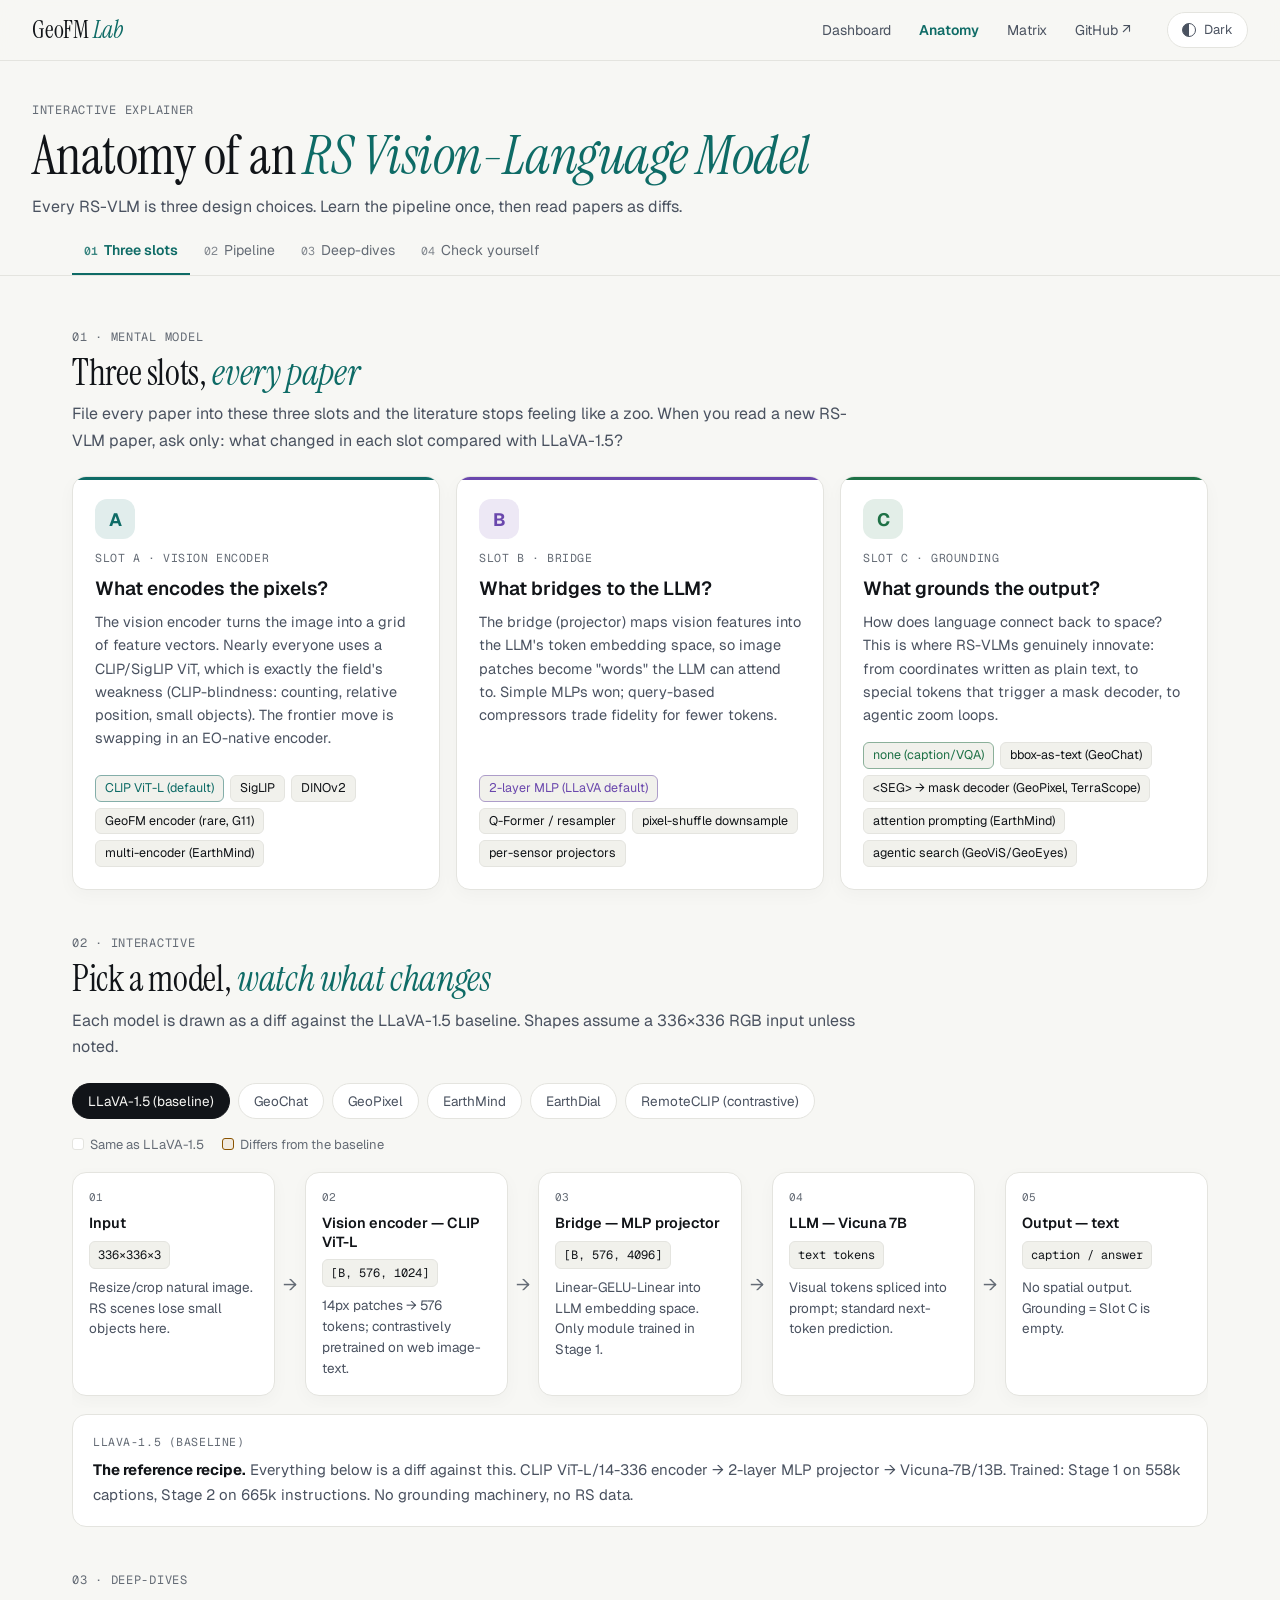
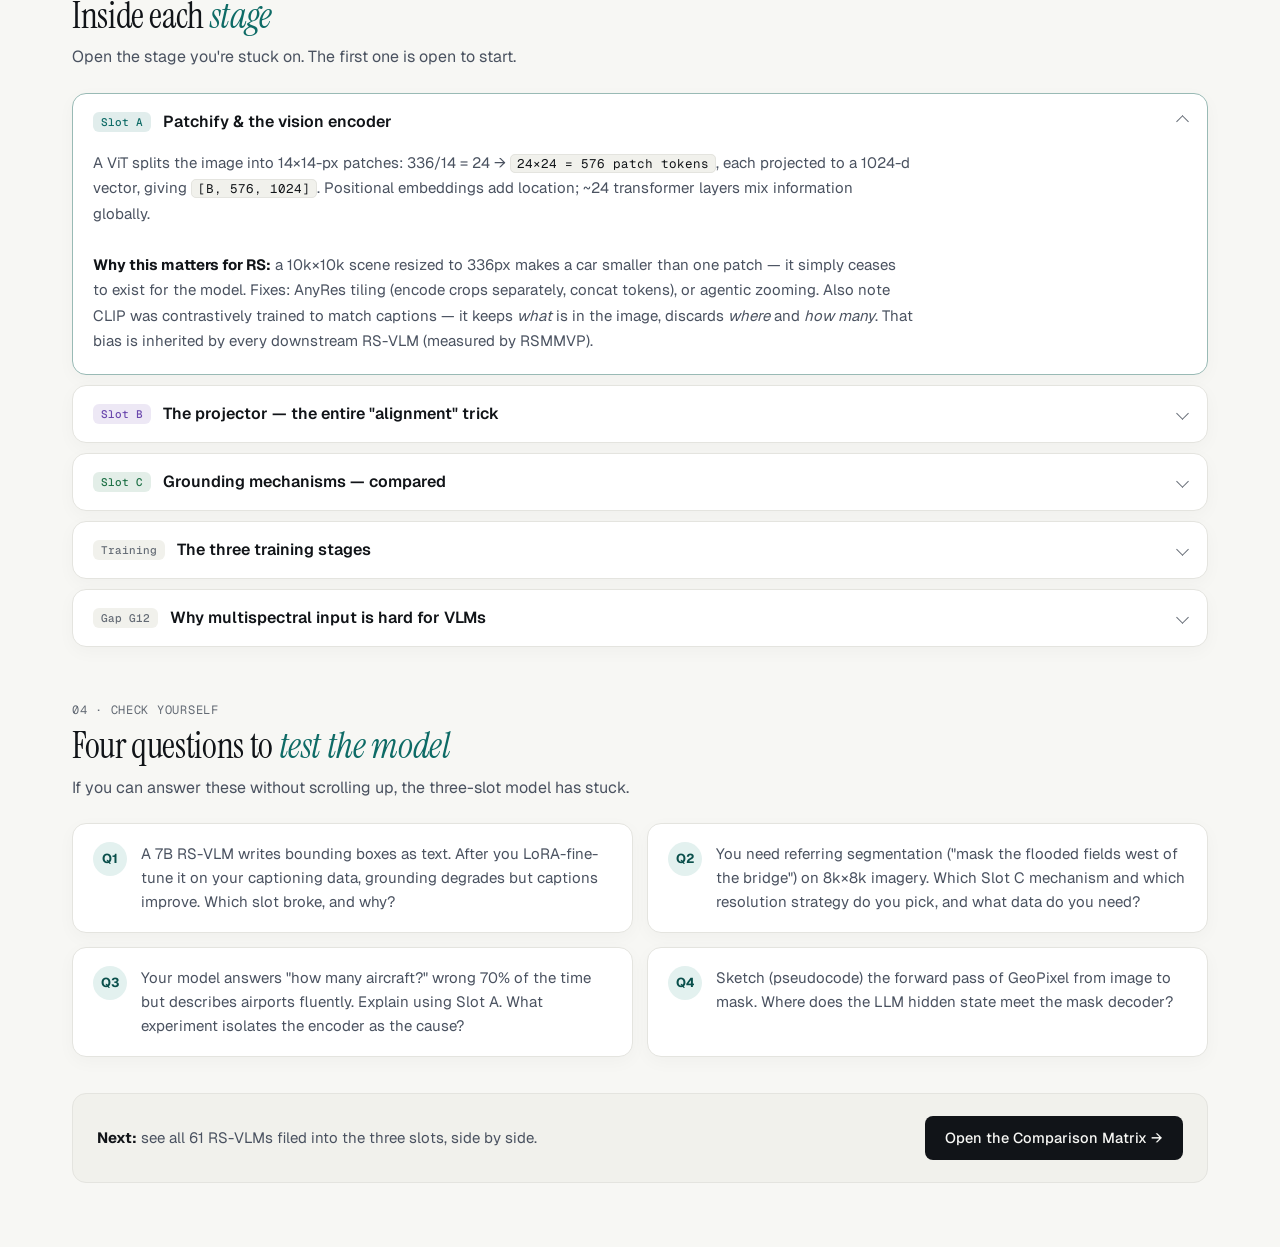
<file: anatomy.html>
<!DOCTYPE html>
<html lang="en">
<head>
<meta charset="UTF-8">
<meta name="viewport" content="width=device-width, initial-scale=1.0">
<title>Anatomy of an RS-VLM — GeoFM Lab</title>
<link rel="preconnect" href="https://fonts.googleapis.com">
<link rel="preconnect" href="https://fonts.gstatic.com" crossorigin>
<link rel="stylesheet" href="https://fonts.googleapis.com/css2?family=Geist:wght@300..700&family=Geist+Mono:wght@400;500&family=Instrument+Serif:ital@0;1&display=swap">
<script>try{if(localStorage.getItem("geofm-theme")==="dark")document.documentElement.classList.add("dark")}catch(e){}</script>
<style>
  *{box-sizing:border-box;margin:0;padding:0}
  body{background:var(--bg);color:var(--text);font-family:var(--font-sans);line-height:1.5;padding-bottom:40px}
  main{max-width:1200px;margin:0 auto;padding:8px 32px 24px}
  /* in-page section nav */
  .toc{position:sticky;top:60px;z-index:30;background:var(--hdr-bg);backdrop-filter:blur(14px);-webkit-backdrop-filter:blur(14px);border-bottom:1px solid var(--border)}
  .toc .in{max-width:1200px;margin:0 auto;padding:0 32px;display:flex;gap:2px;overflow-x:auto;scrollbar-width:none}
  .toc .in::-webkit-scrollbar{display:none}
  .toc a{color:var(--muted);text-decoration:none;font-size:14px;padding:12px 12px;white-space:nowrap;border-bottom:2px solid transparent}
  .toc a .n{font-family:var(--font-mono);font-size:11.5px;margin-right:6px;opacity:.8}
  .toc a:hover{color:var(--text)}
  .toc a.on{color:var(--accent);border-bottom-color:var(--accent);font-weight:600}
  section.sec{padding-top:44px;scroll-margin-top:110px}
  .sec-eyebrow{font-family:var(--font-mono);font-size:12px;letter-spacing:.06em;text-transform:uppercase;color:var(--muted);margin-bottom:8px}
  h2{font-family:var(--font-display);font-weight:var(--display-weight);letter-spacing:var(--display-tracking);font-size:36px;line-height:1.05;margin:0 0 10px}
  html.dark h2{font-size:28px}
  h2 em{color:var(--accent)}
  .lead{color:var(--i2);font-size:16px;line-height:1.65;max-width:72ch;margin-bottom:22px}
  /* slots */
  .axes{display:grid;grid-template-columns:repeat(3,minmax(0,1fr));gap:16px}
  .axis{--c:var(--accent);background:var(--panel);border:1px solid var(--border);border-radius:var(--radius-card);padding:22px;display:flex;flex-direction:column;gap:10px;position:relative;overflow:hidden}
  .axis.b{--c:var(--violet)} .axis.c{--c:var(--accent2)}
  .axis::before{content:"";position:absolute;inset:0 0 auto 0;height:3px;background:var(--c)}
  .axis .letter{width:40px;height:40px;border-radius:12px;display:grid;place-items:center;font-weight:700;font-size:18px;color:var(--c);background:color-mix(in srgb,var(--c) 12%,transparent)}
  .axis .q{font-family:var(--font-mono);font-size:11.5px;letter-spacing:.05em;text-transform:uppercase;color:var(--muted)}
  .axis h3{font-size:19px;font-weight:600;line-height:1.25}
  .axis p{font-size:14.5px;color:var(--i2);line-height:1.6}
  .axis .opts{margin-top:auto;padding-top:6px;display:flex;flex-wrap:wrap;gap:6px}
  .opt{font-size:12.5px;background:var(--panel2);border:1px solid var(--border);border-radius:6px;padding:3px 9px;color:var(--text)}
  .opt.def{border-color:color-mix(in srgb,var(--c) 45%,var(--border));color:var(--c)}
  /* pipeline */
  .models{display:flex;flex-wrap:wrap;gap:8px;margin:0 0 16px}
  .legend{display:flex;gap:18px;flex-wrap:wrap;font-size:13px;color:var(--muted);margin-bottom:14px}
  .legend i{display:inline-block;width:12px;height:12px;border-radius:3px;margin-right:6px;vertical-align:-1px;border:1.5px solid var(--border);background:var(--panel)}
  .legend i.d{border-color:var(--amber);background:color-mix(in srgb,var(--amber) 12%,var(--panel))}
  .pipe{display:flex;align-items:stretch;gap:0;overflow-x:auto;padding:4px 0 12px}
  .stage{background:var(--panel);border:1px solid var(--border);border-radius:var(--radius-card);padding:16px;min-width:200px;flex:1;display:flex;flex-direction:column;gap:8px;transition:border-color .25s,background .25s}
  .stage.diff{border-color:var(--amber);background:color-mix(in srgb,var(--amber) 5%,var(--panel))}
  .stage .top{display:flex;align-items:center;gap:8px}
  .stage .num{font-family:var(--font-mono);font-size:11px;color:var(--muted)}
  .stage h4{font-size:14.5px;font-weight:600;color:var(--text);line-height:1.3}
  .stage .shape{font-family:var(--font-mono);font-size:12px;color:var(--text);background:var(--panel2);border:1px solid var(--border);border-radius:6px;padding:4px 8px;align-self:flex-start}
  .stage .desc{font-size:13.5px;color:var(--i2);line-height:1.55}
  .stage .badge{align-self:flex-start;font-size:10.5px;font-weight:700;color:var(--amber);background:color-mix(in srgb,var(--amber) 12%,transparent);border-radius:6px;padding:2px 8px;text-transform:uppercase;letter-spacing:.5px}
  .arrow{display:flex;align-items:center;color:var(--muted);padding:0 8px;font-size:18px;flex-shrink:0}
  .mnote{background:var(--panel);border:1px solid var(--border);border-radius:var(--radius-card);padding:18px 20px;font-size:15px;line-height:1.65;color:var(--i2);margin-top:6px}
  .mnote .mn{font-family:var(--font-mono);font-size:11.5px;letter-spacing:.05em;text-transform:uppercase;color:var(--muted);display:block;margin-bottom:6px}
  .mnote b{color:var(--text)}
  .mnote code,.dd code{font-family:var(--font-mono);font-size:12.5px;background:var(--panel2);color:var(--text);border:1px solid var(--border);padding:0 6px;border-radius:5px}
  /* deep dives */
  details{background:var(--panel);border:1px solid var(--border);border-radius:var(--radius-card);margin-bottom:10px;overflow:hidden}
  details[open]{border-color:color-mix(in srgb,var(--accent) 35%,var(--border))}
  summary{padding:16px 20px;cursor:pointer;font-size:16px;font-weight:600;list-style:none;display:flex;align-items:center;gap:12px}
  summary::-webkit-details-marker{display:none}
  summary::after{content:"";width:8px;height:8px;border-right:1.5px solid var(--muted);border-bottom:1.5px solid var(--muted);transform:rotate(45deg);margin-left:auto;transition:transform .25s;flex:none}
  details[open] summary::after{transform:rotate(225deg)}
  summary:hover{color:var(--accent)}
  summary .slot{font-family:var(--font-mono);font-size:11px;font-weight:500;border-radius:6px;padding:2px 8px;background:var(--panel2);color:var(--muted);white-space:nowrap}
  summary .slot.a{color:var(--accent);background:color-mix(in srgb,var(--accent) 12%,transparent)}
  summary .slot.b{color:var(--violet);background:color-mix(in srgb,var(--violet) 12%,transparent)}
  summary .slot.c{color:var(--accent2);background:color-mix(in srgb,var(--accent2) 12%,transparent)}
  .dd{padding:0 20px 20px;font-size:15px;color:var(--i2);line-height:1.7;max-width:86ch}
  .dd pre{font-family:var(--font-mono);font-size:13px;background:var(--panel2);border:1px solid var(--border);color:var(--text);padding:14px 16px;border-radius:10px;overflow-x:auto;margin:12px 0;line-height:1.55}
  .dd b{color:var(--text)}
  /* check yourself */
  .checks{display:grid;grid-template-columns:repeat(2,minmax(0,1fr));gap:14px}
  .check{background:var(--panel);border:1px solid var(--border);border-radius:var(--radius-card);padding:18px 20px;font-size:15px;line-height:1.6;color:var(--i2);display:flex;gap:14px;align-items:flex-start}
  .check .qn{flex:none;width:34px;height:34px;border-radius:50%;display:grid;place-items:center;font-weight:700;font-size:13px;background:var(--tint);color:var(--acink)}
  .next{margin-top:36px;display:flex;justify-content:space-between;align-items:center;gap:16px;flex-wrap:wrap;background:var(--panel2);border:1px solid var(--border);border-radius:var(--radius-card);padding:22px 24px}
  .next p{font-size:15px;color:var(--i2);max-width:60ch}
  .next p b{color:var(--text)}
  .btn{display:inline-flex;align-items:center;gap:8px;height:44px;padding:0 20px;border-radius:var(--radius-btn);background:var(--ink);color:var(--bg);text-decoration:none;font-size:14.5px;font-weight:500;white-space:nowrap;transition:transform .2s,background .2s}
  .btn:hover{transform:translateY(-1px);background:var(--accent);color:var(--on-ac)}
  @media(max-width:900px){.axes{grid-template-columns:minmax(0,1fr)}.checks{grid-template-columns:minmax(0,1fr)}}
  @media(max-width:700px){
    main{padding:0 16px 24px}
    .toc{top:56px}.toc .in{padding:0 8px}
    h2{font-size:30px}
    .pipe{flex-direction:column;overflow:visible}
    .stage{min-width:0}
    .arrow{justify-content:center;padding:4px 0;transform:rotate(90deg)}
  }
</style>
<link rel="stylesheet" href="theme.css">
<script src="theme.js" defer></script>
</head>
<body>
<header class="site-header"><div class="sh-in">
  <a class="brand" href="index.html">GeoFM <em>Lab</em></a>
  <nav class="site-links" aria-label="Site">
    <a href="index.html">Dashboard</a>
    <a href="anatomy.html" aria-current="page">Anatomy</a>
    <a href="matrix.html">Matrix</a>
    <a class="gh" href="https://github.com/Rupesh4604/Awesome-Geospatial-Vision-Language-Foundation-Models" target="_blank" rel="noopener">GitHub ↗</a>
  </nav>
  <span data-theme-slot></span>
</div></header>
<div class="page-head">
  <div class="eyebrow">Interactive explainer</div>
  <h1>Anatomy of an <em>RS Vision-Language Model</em></h1>
  <div class="sub">Every RS-VLM is three design choices. Learn the pipeline once, then read papers as diffs.</div>
</div>
<nav class="toc" aria-label="On this page"><div class="in">
  <a href="#slots" class="on"><span class="n">01</span>Three slots</a>
  <a href="#pipeline"><span class="n">02</span>Pipeline</a>
  <a href="#deep"><span class="n">03</span>Deep-dives</a>
  <a href="#quiz"><span class="n">04</span>Check yourself</a>
</div></nav>
<main>

<section class="sec" id="slots">
<div class="sec-eyebrow">01 · Mental model</div>
<h2>Three slots, <em>every paper</em></h2>
<p class="lead">File every paper into these three slots and the literature stops feeling like a zoo. When you read a new RS-VLM paper, ask only: what changed in each slot compared with LLaVA-1.5?</p>
<div class="axes">
  <div class="axis a">
    <div class="letter">A</div><div class="q">Slot A · Vision encoder</div>
    <h3>What encodes the pixels?</h3>
    <p>The vision encoder turns the image into a grid of feature vectors. Nearly everyone uses a CLIP/SigLIP ViT, which is exactly the field's weakness (CLIP-blindness: counting, relative position, small objects). The frontier move is swapping in an EO-native encoder.</p>
    <div class="opts"><span class="opt def">CLIP ViT-L (default)</span><span class="opt">SigLIP</span><span class="opt">DINOv2</span><span class="opt">GeoFM encoder (rare, G11)</span><span class="opt">multi-encoder (EarthMind)</span></div>
  </div>
  <div class="axis b">
    <div class="letter">B</div><div class="q">Slot B · Bridge</div>
    <h3>What bridges to the LLM?</h3>
    <p>The bridge (projector) maps vision features into the LLM's token embedding space, so image patches become "words" the LLM can attend to. Simple MLPs won; query-based compressors trade fidelity for fewer tokens.</p>
    <div class="opts"><span class="opt def">2-layer MLP (LLaVA default)</span><span class="opt">Q-Former / resampler</span><span class="opt">pixel-shuffle downsample</span><span class="opt">per-sensor projectors</span></div>
  </div>
  <div class="axis c">
    <div class="letter">C</div><div class="q">Slot C · Grounding</div>
    <h3>What grounds the output?</h3>
    <p>How does language connect back to space? This is where RS-VLMs genuinely innovate: from coordinates written as plain text, to special tokens that trigger a mask decoder, to agentic zoom loops.</p>
    <div class="opts"><span class="opt def">none (caption/VQA)</span><span class="opt">bbox-as-text (GeoChat)</span><span class="opt">&lt;SEG&gt; → mask decoder (GeoPixel, TerraScope)</span><span class="opt">attention prompting (EarthMind)</span><span class="opt">agentic search (GeoViS/GeoEyes)</span></div>
  </div>
</div>
</section>

<section class="sec" id="pipeline">
<div class="sec-eyebrow">02 · Interactive</div>
<h2>Pick a model, <em>watch what changes</em></h2>
<p class="lead">Each model is drawn as a diff against the LLaVA-1.5 baseline. Shapes assume a 336×336 RGB input unless noted.</p>
<div class="models" id="models"></div>
<div class="legend"><span><i></i>Same as LLaVA-1.5</span><span><i class="d"></i>Differs from the baseline</span></div>
<div class="pipe" id="pipe"></div>
<div class="mnote" id="mnote"></div>
</section>

<section class="sec" id="deep">
<div class="sec-eyebrow">03 · Deep-dives</div>
<h2>Inside each <em>stage</em></h2>
<p class="lead">Open the stage you're stuck on. The first one is open to start.</p>
<details open><summary><span class="slot a">Slot A</span>Patchify & the vision encoder</summary><div class="dd">
A ViT splits the image into 14×14-px patches: 336/14 = 24 → <code>24×24 = 576 patch tokens</code>, each projected to a 1024-d vector, giving <code>[B, 576, 1024]</code>. Positional embeddings add location; ~24 transformer layers mix information globally.<br><br>
<b>Why this matters for RS:</b> a 10k×10k scene resized to 336px makes a car smaller than one patch — it simply ceases to exist for the model. Fixes: AnyRes tiling (encode crops separately, concat tokens), or agentic zooming. Also note CLIP was contrastively trained to match captions — it keeps <i>what</i> is in the image, discards <i>where</i> and <i>how many</i>. That bias is inherited by every downstream RS-VLM (measured by RSMMVP).
</div></details>
<details><summary><span class="slot b">Slot B</span>The projector — the entire "alignment" trick</summary><div class="dd">
The LLM only understands vectors in its own embedding space (e.g. 4096-d for a 7B LLaMA). The projector is often just:
<pre>vision_feats [B, 576, 1024]
  → Linear(1024→4096) → GELU → Linear(4096→4096)
  → visual tokens [B, 576, 4096]   # now "words"</pre>
These are spliced into the prompt: <code>&lt;sys&gt; USER: &lt;img₁…img₅₇₆&gt; What is in the harbor? ASSISTANT:</code>. Training Stage 1 freezes everything except this projector — hours, not days, of GPU time. That such a small module suffices tells you CLIP features and LLM word embeddings are already nearly linearly alignable — the deepest single fact in VLM land.
</div></details>
<details><summary><span class="slot c">Slot C</span>Grounding mechanisms — compared</summary><div class="dd">
<b>Bbox-as-text (GeoChat):</b> the model literally writes <code>&lt;obb&gt;{47, 112, 98, 163, 30°}&lt;/obb&gt;</code>. Zero extra architecture; grounding is "just" next-token prediction. Fragile — numbers drift after further fine-tuning, precision limited by tokenizer granularity.<br><br>
<b>Special token + decoder (GeoPixel, LISA-style):</b> the LLM emits a <code>&lt;SEG&gt;</code> token; its final hidden state becomes the prompt embedding for a SAM-style mask decoder → true pixel mask. Precise, adds a decoder to train, needs mask-annotated dialogue data.<br><br>
<b>Attention prompting (EarthMind):</b> reweights LLM attention toward spatially relevant visual tokens; multi-granular (image→region→pixel) without coordinates in the text stream.<br><br>
<b>Agentic (GeoViS/GeoEyes):</b> grounding becomes a policy — crop, look, decide whether to zoom again. Handles 10k×10k scenes; costs multiple forward passes per answer.
</div></details>
<details><summary><span class="slot ">Training</span>The three training stages</summary><div class="dd">
<b>Stage 1 — Alignment:</b> freeze encoder + LLM, train projector on image-caption pairs (RS: SkyScript, RS5M, LHRS-Align). Teaches the LLM to "see" but not to converse about it.<br><br>
<b>Stage 2 — Instruction tuning:</b> unfreeze LLM (or LoRA r=16–64), train on multi-task conversations (VQA, grounding, captioning mixed). This is where capabilities come from — and where RS models differentiate: GeoChat's 318k RS instructions, EarthDial's 11M+, MMRS-1M's multi-sensor set. <b>Data construction is the real contribution of most RS-VLM papers.</b><br><br>
<b>Stage 3 (optional):</b> mask-decoder training (GeoPixel), preference/DPO for robustness (RemoteShield), RL for search policies (GeoViS).
</div></details>
<details><summary><span class="slot ">Gap G12</span>Why multispectral input is hard for VLMs</summary><div class="dd">
CLIP expects 3 channels; Sentinel-2 has 13. Most "multi-sensor" RS-VLMs quietly render SAR/MSI to pseudo-RGB composites before encoding — throwing away SWIR, red-edge, and phase information. Real fixes mirror pure-vision GeoFMs: band-adapted patch embeddings (EarthDial-style), per-modality encoders fused before the LLM (EarthMind), or a wavelength-conditioned encoder (DOFA) swapped in as Slot A. Check a model's preprocessing config before believing its sensor claims.
</div></details>

</section>

<section class="sec" id="quiz">
<div class="sec-eyebrow">04 · Check yourself</div>
<h2>Four questions to <em>test the model</em></h2>
<p class="lead">If you can answer these without scrolling up, the three-slot model has stuck.</p>
<div class="checks">
<div class="check"><span class="qn">Q1</span><div>A 7B RS-VLM writes bounding boxes as text. After you LoRA-fine-tune it on your captioning data, grounding degrades but captions improve. Which slot broke, and why?</div></div>
<div class="check"><span class="qn">Q2</span><div>You need referring segmentation ("mask the flooded fields west of the bridge") on 8k×8k imagery. Which Slot C mechanism and which resolution strategy do you pick, and what data do you need?</div></div>
<div class="check"><span class="qn">Q3</span><div>Your model answers "how many aircraft?" wrong 70% of the time but describes airports fluently. Explain using Slot A. What experiment isolates the encoder as the cause?</div></div>
<div class="check"><span class="qn">Q4</span><div>Sketch (pseudocode) the forward pass of GeoPixel from image to mask. Where does the LLM hidden state meet the mask decoder?</div></div>
</div>
<div class="next">
  <p><b>Next:</b> see all 61 RS-VLMs filed into the three slots, side by side.</p>
  <a class="btn" href="matrix.html">Open the Comparison Matrix →</a>
</div>
</section>

</main>
<script>
const S=(t,shape,desc,diff,badge)=>({t,shape,desc,diff:!!diff,badge:badge||""});
const ANATOMY={
 "LLaVA-1.5 (baseline)":{
  note:"<b>The reference recipe.</b> Everything below is a diff against this. CLIP ViT-L/14-336 encoder → 2-layer MLP projector → Vicuna-7B/13B. Trained: Stage 1 on 558k captions, Stage 2 on 665k instructions. No grounding machinery, no RS data.",
  stages:[
   S("Input","336×336×3","Resize/crop natural image. RS scenes lose small objects here."),
   S("Vision encoder — CLIP ViT-L","[B, 576, 1024]","14px patches → 576 tokens; contrastively pretrained on web image-text."),
   S("Bridge — MLP projector","[B, 576, 4096]","Linear-GELU-Linear into LLM embedding space. Only module trained in Stage 1."),
   S("LLM — Vicuna 7B","text tokens","Visual tokens spliced into prompt; standard next-token prediction."),
   S("Output — text","caption / answer","No spatial output. Grounding = Slot C is empty.")]},
 "GeoChat":{
  note:"<b>LLaVA + RS data + bbox-as-text.</b> The field's reference. Diffs: 318k RS instruction pairs (built from DOTA/DIOR/etc.), task tokens (<code>[grounding]</code>), and oriented bounding boxes written as plain text. Architecture is ~untouched — proof that data construction is the contribution.",
  stages:[
   S("Input","504×504×3","RS image, higher res than LLaVA; still resized — small objects at risk.",1,"res ↑"),
   S("Vision encoder — CLIP ViT-L","[B, 1296, 1024]","Same CLIP, interpolated positional embeddings for larger input.",1,"pos-embed interp"),
   S("Bridge — MLP projector","[B, 1296, 4096]","Unchanged LLaVA recipe."),
   S("LLM — Vicuna 7B + LoRA","text tokens","LoRA fine-tuned on RS instructions with task tokens.",1,"RS instructions"),
   S("Output — text + OBB-as-text","<obb>{x,y,w,h,θ}</obb>","Oriented boxes emitted as literal text tokens. Zero extra params; fragile numbers.",1,"Slot C: bbox-as-text")]},
 "GeoPixel":{
  note:"<b>Pixel grounding via &lt;SEG&gt; token + mask decoder (LISA pattern).</b> Diffs: AnyRes tiling up to ~4K input, and the LLM's hidden state for a special token drives a SAM-style decoder producing true masks interleaved in conversation. Needs GeoPixelD (grounded conversation + masks).",
  stages:[
   S("Input — AnyRes tiling","N crops × 336²","4K scene split into crops + global thumbnail; tokens concatenated.",1,"tiling"),
   S("Vision encoder — CLIP ViT","[B, N·576, 1024]","Per-crop encoding preserves small objects that plain resize destroys.",1),
   S("Bridge — MLP projector","[B, N·576, d]","Standard projection; token count grows with crops."),
   S("LLM emits <SEG> tokens","hidden h_seg","Answer text contains special tokens; each one's final hidden state is extracted.",1,"Slot C hook"),
   S("Mask decoder (SAM-style)","[B, H, W] masks","h_seg becomes the prompt embedding for a segmentation decoder → pixel masks.",1,"new module")]},
 "EarthMind":{
  note:"<b>Multi-sensor + multi-granular.</b> Diffs: optical AND SAR encoders with cross-modal fusion before the LLM; Spatial Attention Prompting reweights attention toward query-relevant visual tokens for region/pixel granularity. 4B-scale yet reported to beat GPT-4o on EarthMind-Bench.",
  stages:[
   S("Input — optical + SAR","2 aligned images","Paired sensors, spatially registered.",1,"multi-sensor"),
   S("Per-modality encoders","2 × [B, 576, d]","Separate encoders per sensor; features fused cross-modally.",1,"Slot A: dual"),
   S("Bridge — fusion + projector","[B, T, d_llm]","Cross-modal fusion module then projection — bridge does real work here.",1,"Slot B: fusion"),
   S("LLM + Spatial Attention Prompting","reweighted attn","Attention steered toward spatially relevant tokens per query.",1,"Slot C: attn"),
   S("Output — text / region / mask","multi-granular","Image-, region-, and pixel-level answers from one model.",1)]},
 "EarthDial":{
  note:"<b>Breadth play: multi-spectral, multi-temporal, multi-resolution dialogue.</b> Diffs: band-adapted input handling beyond RGB, bi-temporal pairs for change description, and the field's largest instruction corpus (11M+ pairs). 4B — capability from data, not scale.",
  stages:[
   S("Input — MSI/SAR/IR, ×T dates","bands > 3, T ≥ 1","Accepts non-RGB bands and temporal pairs — rare in this field.",1,"Slot A: bands"),
   S("Vision encoder — adapted","[B·T, 576, d]","Patch embedding adapted to input type; dates encoded separately."),
   S("Bridge — projector","[B, T·576, d_llm]","Temporal tokens concatenated for the LLM.",1,"temporal"),
   S("LLM — instruction tuned","text tokens","11M+ instruction pairs across sensors/tasks/resolutions.",1,"data scale"),
   S("Output — text + change desc.","bi-temporal QA","'What changed between these dates?' — change description as dialogue.",1)]},
 "RemoteCLIP (contrastive)":{
  note:"<b>Different species — no LLM at all.</b> Dual encoders trained contrastively: image and text mapped into one embedding space. Can't converse; excels at retrieval and zero-shot classification. Often the right tool when the 'language' need is just a query string. Also the cheapest RS-VLM to deploy.",
  stages:[
   S("Input","224×224×3","RS image (and separately, a text query)."),
   S("Vision encoder — ViT","[B, 512]","Single pooled embedding per image — no patch tokens kept.",1,"pooled"),
   S("Text encoder","[B, 512]","Query text embedded into the same space.",1,"no LLM"),
   S("Similarity","cosine(v, t)","Dot product ranks images against text (or labels).",1,"Slot B = shared space"),
   S("Output — ranking / label","top-k","Zero-shot classification = retrieval against label prompts.",1)]}
};
const mdiv=document.getElementById("models"),pipe=document.getElementById("pipe"),mnote=document.getElementById("mnote");
Object.keys(ANATOMY).forEach((k,i)=>{
  const b=document.createElement("button");b.className="chip"+(i===0?" on":"");b.textContent=k;
  b.onclick=()=>{document.querySelectorAll("#models .chip").forEach(x=>x.classList.remove("on"));b.classList.add("on");render(k)};
  mdiv.appendChild(b);
});
function render(k){
  const m=ANATOMY[k];
  pipe.innerHTML=m.stages.map((s,i)=>`
    ${i?'<div class="arrow">→</div>':''}
    <div class="stage${s.diff?' diff':''}">
      <div class="top"><span class="num">${String(i+1).padStart(2,"0")}</span>${s.badge?`<span class="badge">${s.badge}</span>`:''}</div>
      <h4>${s.t.replace(/</g,"&lt;")}</h4><div class="shape">${s.shape.replace(/</g,"&lt;")}</div><div class="desc">${s.desc}</div>
    </div>`).join("");
  mnote.innerHTML=`<span class="mn">${k}</span>`+m.note;
}
render("LLaVA-1.5 (baseline)");
// highlight the section you're reading in the in-page nav
const tocLinks=[...document.querySelectorAll(".toc a")];
const io_=new IntersectionObserver(es=>es.forEach(e=>{if(e.isIntersecting){
  tocLinks.forEach(a=>a.classList.toggle("on",a.getAttribute("href")==="#"+e.target.id));}}),{rootMargin:"-45% 0px -50% 0px"});
document.querySelectorAll("section.sec").forEach(x=>io_.observe(x));
</script>
</body>
</html>
</file>
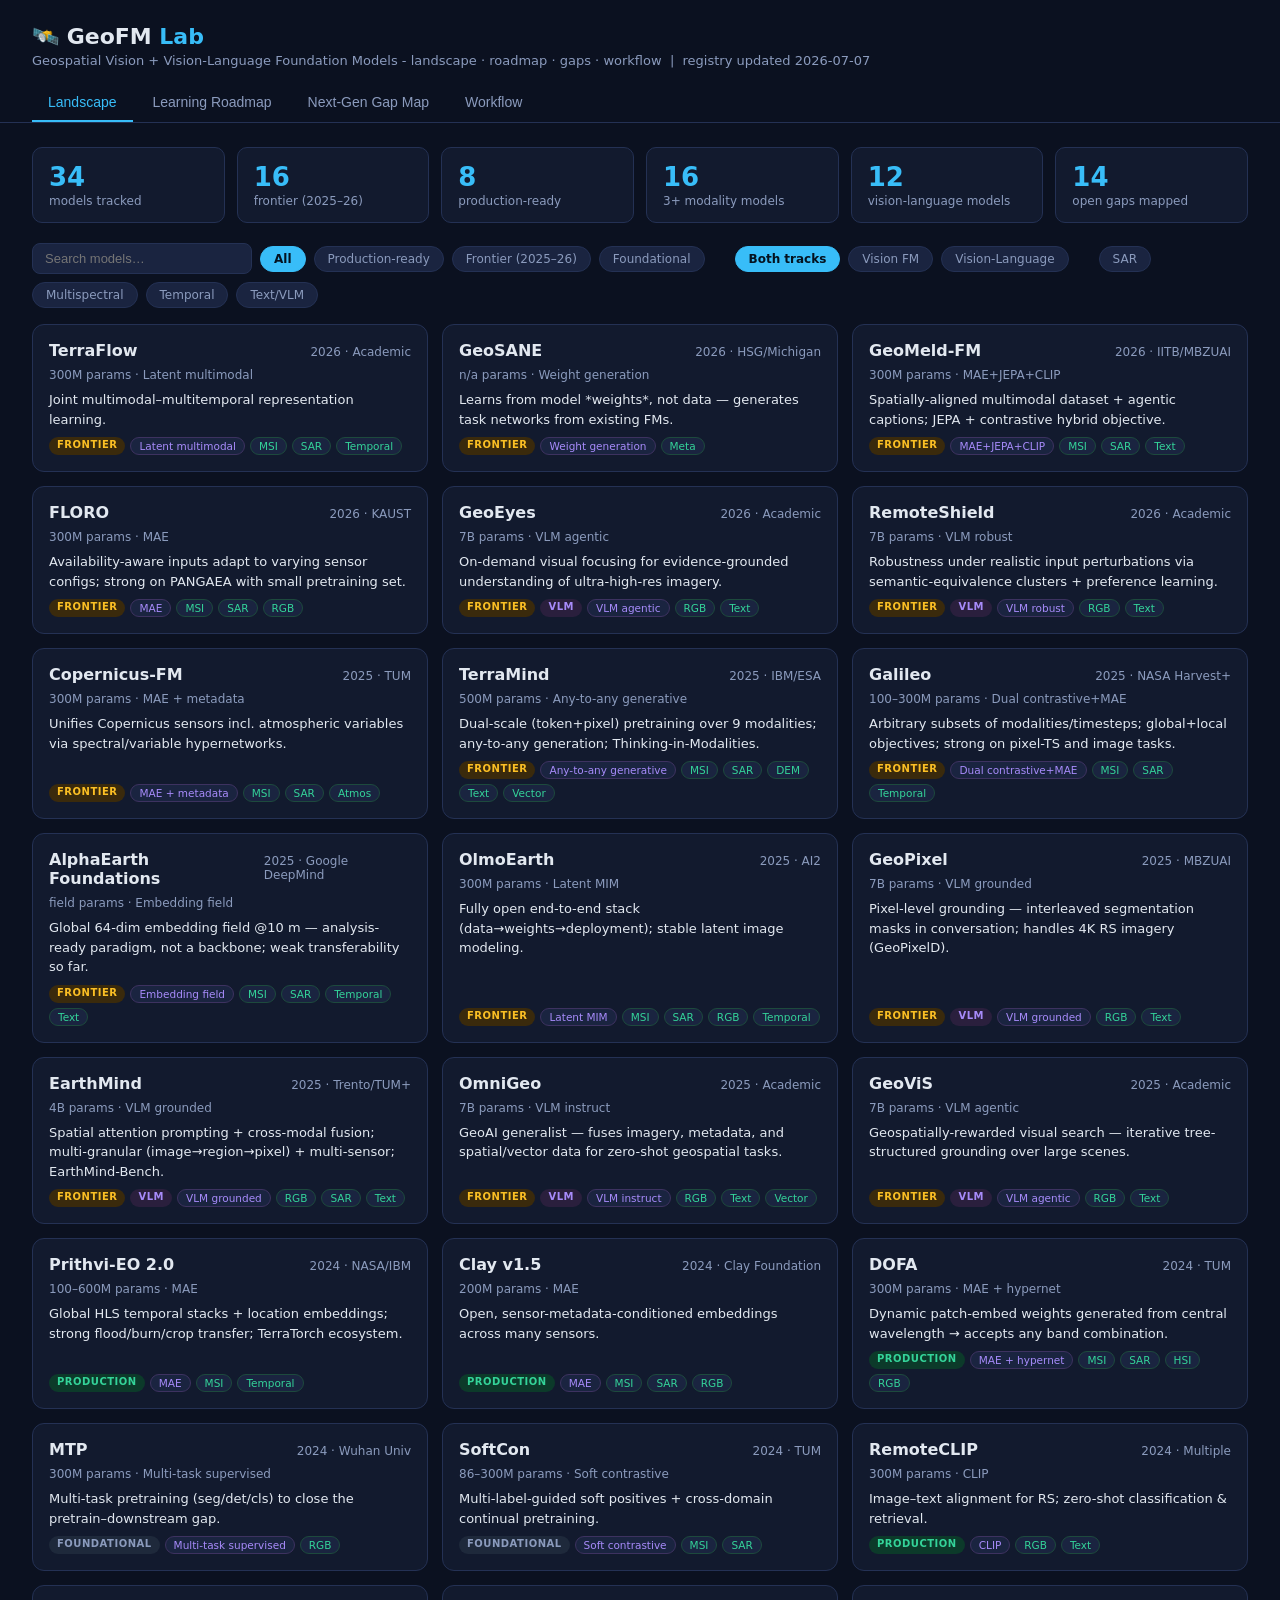
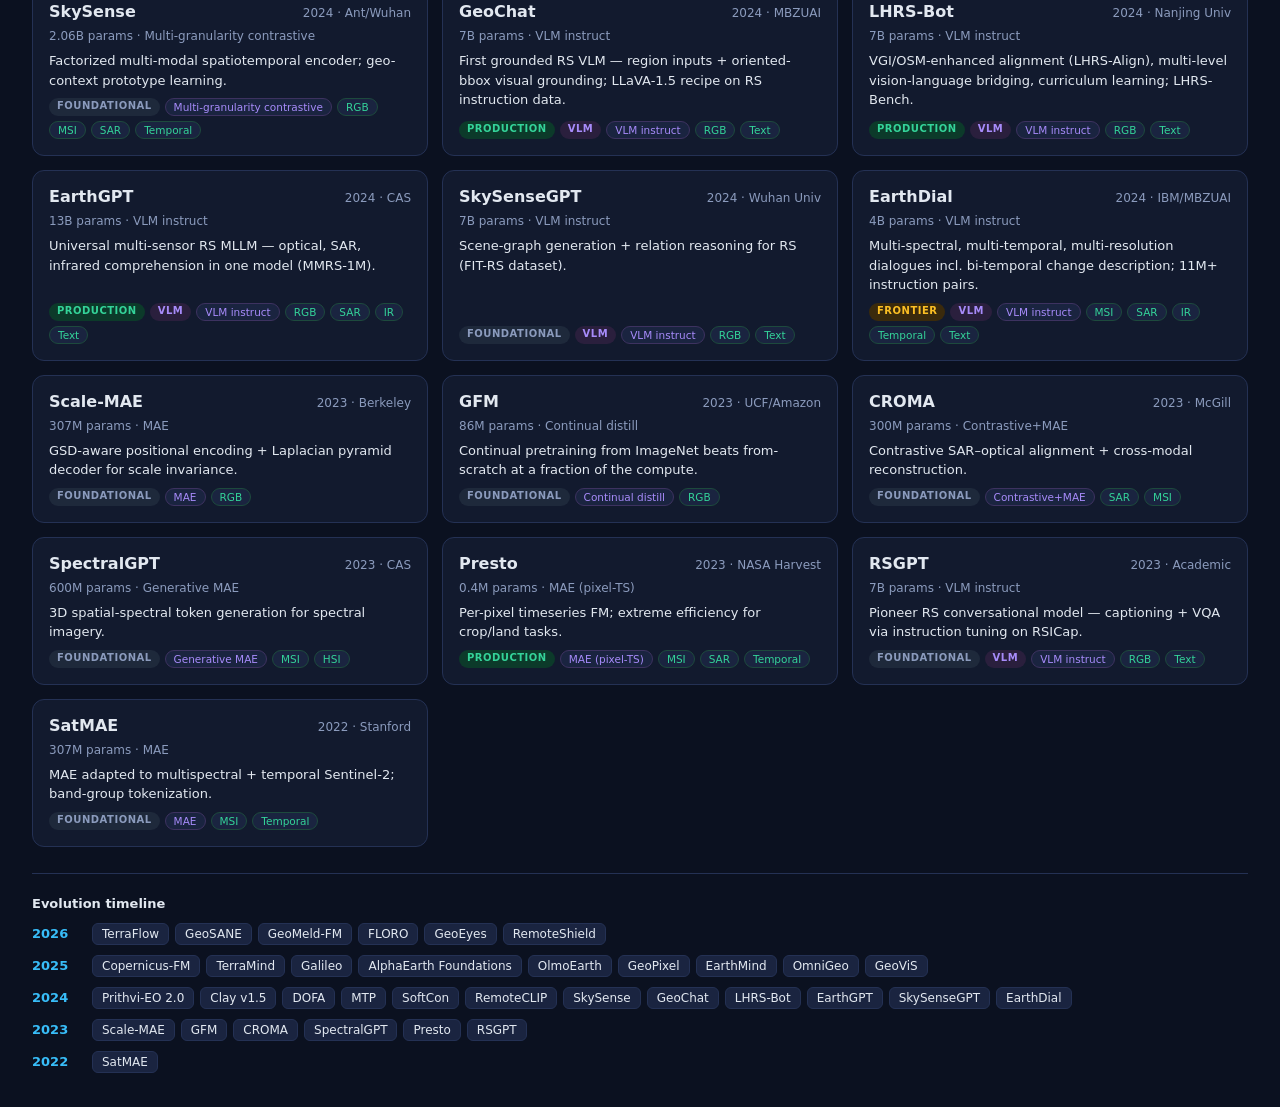
<file: dashboard.html>
<!doctype html>
<html lang="en">
  <head>
    <meta charset="UTF-8" />
    <meta name="viewport" content="width=device-width, initial-scale=1.0" />
    <title>GeoFM Lab — Geospatial Foundation Models</title>
    <style>
      :root {
        --bg: #0b1120;
        --panel: #121a2e;
        --panel2: #1a2440;
        --border: #243154;
        --text: #e2e8f0;
        --muted: #8b9bbd;
        --accent: #38bdf8;
        --accent2: #34d399;
        --amber: #fbbf24;
        --rose: #fb7185;
        --violet: #a78bfa;
      }
      * {
        box-sizing: border-box;
        margin: 0;
        padding: 0;
      }
      body {
        background: var(--bg);
        color: var(--text);
        font-family: "Segoe UI", system-ui, sans-serif;
        min-height: 100vh;
      }
      header {
        padding: 24px 32px 0;
      }
      h1 {
        font-size: 22px;
        font-weight: 700;
      }
      h1 span {
        color: var(--accent);
      }
      .sub {
        color: var(--muted);
        font-size: 13px;
        margin-top: 4px;
      }
      nav {
        display: flex;
        gap: 4px;
        padding: 16px 32px 0;
        border-bottom: 1px solid var(--border);
      }
      nav button {
        background: none;
        border: none;
        color: var(--muted);
        padding: 10px 16px;
        font-size: 14px;
        cursor: pointer;
        border-bottom: 2px solid transparent;
      }
      nav button.active {
        color: var(--accent);
        border-bottom-color: var(--accent);
      }
      nav button:hover {
        color: var(--text);
      }
      main {
        padding: 24px 32px;
        max-width: 1400px;
        margin: 0 auto;
      }
      .tab {
        display: none;
      }
      .tab.active {
        display: block;
      }
      /* stats */
      .stats {
        display: grid;
        grid-template-columns: repeat(auto-fit, minmax(160px, 1fr));
        gap: 12px;
        margin-bottom: 20px;
      }
      .stat {
        background: var(--panel);
        border: 1px solid var(--border);
        border-radius: 10px;
        padding: 14px 16px;
      }
      .stat .n {
        font-size: 26px;
        font-weight: 700;
        color: var(--accent);
      }
      .stat .l {
        font-size: 12px;
        color: var(--muted);
        margin-top: 2px;
      }
      /* filters */
      .filters {
        display: flex;
        flex-wrap: wrap;
        gap: 8px;
        margin-bottom: 16px;
        align-items: center;
      }
      .chip {
        background: var(--panel2);
        border: 1px solid var(--border);
        color: var(--muted);
        border-radius: 16px;
        padding: 5px 13px;
        font-size: 12px;
        cursor: pointer;
      }
      .chip.on {
        background: var(--accent);
        color: #04121f;
        border-color: var(--accent);
        font-weight: 600;
      }
      input[type="search"] {
        background: var(--panel2);
        border: 1px solid var(--border);
        color: var(--text);
        border-radius: 8px;
        padding: 7px 12px;
        font-size: 13px;
        width: 220px;
      }
      /* cards */
      .grid {
        display: grid;
        grid-template-columns: repeat(auto-fill, minmax(330px, 1fr));
        gap: 14px;
      }
      .card {
        background: var(--panel);
        border: 1px solid var(--border);
        border-radius: 12px;
        padding: 16px;
        display: flex;
        flex-direction: column;
        gap: 8px;
      }
      .card .top {
        display: flex;
        justify-content: space-between;
        align-items: baseline;
      }
      .card h3 {
        font-size: 16px;
      }
      .card h3 a {
        color: var(--text);
        text-decoration: none;
      }
      .card h3 a:hover {
        color: var(--accent);
      }
      .yr {
        color: var(--muted);
        font-size: 12px;
      }
      .meta {
        font-size: 12px;
        color: var(--muted);
      }
      .idea {
        font-size: 13px;
        line-height: 1.5;
      }
      .tags {
        display: flex;
        flex-wrap: wrap;
        gap: 5px;
        margin-top: auto;
      }
      .tag {
        font-size: 10.5px;
        padding: 2px 8px;
        border-radius: 10px;
        background: var(--panel2);
        border: 1px solid var(--border);
        color: var(--muted);
      }
      .tag.mod {
        color: var(--accent2);
        border-color: #1d4a3d;
      }
      .tag.par {
        color: var(--violet);
        border-color: #3d3260;
      }
      .badge {
        font-size: 10px;
        padding: 2px 8px;
        border-radius: 10px;
        font-weight: 700;
        text-transform: uppercase;
        letter-spacing: 0.5px;
      }
      .badge.production {
        background: #0c3a2a;
        color: var(--accent2);
      }
      .badge.frontier {
        background: #3a2a0c;
        color: var(--amber);
      }
      .badge.foundational {
        background: #1e293b;
        color: var(--muted);
      }
      /* timeline */
      .timeline {
        margin: 26px 0 8px;
        border-top: 1px solid var(--border);
        padding-top: 18px;
      }
      .tl-row {
        display: flex;
        gap: 8px;
        align-items: flex-start;
        margin-bottom: 10px;
      }
      .tl-year {
        width: 52px;
        color: var(--accent);
        font-weight: 700;
        font-size: 13px;
        flex-shrink: 0;
        padding-top: 3px;
      }
      .tl-items {
        display: flex;
        flex-wrap: wrap;
        gap: 6px;
      }
      .tl-item {
        font-size: 12px;
        background: var(--panel2);
        border: 1px solid var(--border);
        border-radius: 6px;
        padding: 3px 9px;
        color: var(--text);
      }
      /* roadmap */
      .phase {
        background: var(--panel);
        border: 1px solid var(--border);
        border-radius: 12px;
        padding: 18px;
        margin-bottom: 14px;
      }
      .phase-head {
        display: flex;
        justify-content: space-between;
        align-items: center;
        cursor: pointer;
      }
      .phase h3 {
        font-size: 15px;
      }
      .phase .pct {
        font-size: 12px;
        color: var(--muted);
      }
      .bar {
        height: 5px;
        background: var(--panel2);
        border-radius: 3px;
        margin: 10px 0;
        overflow: hidden;
      }
      .bar i {
        display: block;
        height: 100%;
        background: linear-gradient(90deg, var(--accent), var(--accent2));
        border-radius: 3px;
        transition: width 0.3s;
      }
      .items {
        margin-top: 6px;
      }
      .item {
        display: flex;
        gap: 10px;
        align-items: flex-start;
        padding: 7px 4px;
        border-radius: 6px;
        font-size: 13.5px;
        cursor: pointer;
        line-height: 1.45;
      }
      .item:hover {
        background: var(--panel2);
      }
      .item input {
        margin-top: 3px;
        accent-color: var(--accent2);
        cursor: pointer;
      }
      .item.done label {
        color: var(--muted);
        text-decoration: line-through;
      }
      .item label {
        cursor: pointer;
      }
      .item .k {
        color: var(--accent);
        font-weight: 600;
      }
      /* gaps */
      .gap {
        background: var(--panel);
        border: 1px solid var(--border);
        border-left: 3px solid var(--rose);
        border-radius: 10px;
        padding: 15px 18px;
        margin-bottom: 12px;
      }
      .gap h3 {
        font-size: 14.5px;
        margin-bottom: 5px;
      }
      .gap p {
        font-size: 13px;
        color: var(--muted);
        line-height: 1.55;
      }
      .gap .opp {
        color: var(--accent2);
        font-size: 13px;
        margin-top: 6px;
        display: block;
      }
      /* workflow */
      .flow {
        display: grid;
        grid-template-columns: repeat(auto-fit, minmax(250px, 1fr));
        gap: 14px;
      }
      .step {
        background: var(--panel);
        border: 1px solid var(--border);
        border-radius: 12px;
        padding: 18px;
      }
      .step .num {
        width: 28px;
        height: 28px;
        border-radius: 50%;
        background: var(--accent);
        color: #04121f;
        font-weight: 700;
        display: flex;
        align-items: center;
        justify-content: center;
        font-size: 14px;
        margin-bottom: 10px;
      }
      .step h3 {
        font-size: 14.5px;
        margin-bottom: 6px;
      }
      .step p {
        font-size: 12.5px;
        color: var(--muted);
        line-height: 1.55;
      }
      .step code {
        background: var(--panel2);
        padding: 1px 6px;
        border-radius: 4px;
        font-size: 11.5px;
        color: var(--accent);
      }
      .note {
        background: var(--panel2);
        border: 1px solid var(--border);
        border-radius: 10px;
        padding: 14px 18px;
        font-size: 13px;
        color: var(--muted);
        line-height: 1.6;
        margin-top: 18px;
      }
      .note b {
        color: var(--text);
      }
    </style>
  </head>
  <body>
    <header>
      <h1>🛰️ GeoFM <span>Lab</span></h1>
      <div class="sub">
        Geospatial Vision + Vision-Language Foundation Models - landscape ·
        roadmap · gaps · workflow &nbsp;|&nbsp; registry updated 2026-07-07
      </div>
    </header>
    <nav>
      <button class="active" data-tab="landscape">Landscape</button>
      <button data-tab="roadmap">Learning Roadmap</button>
      <button data-tab="gaps">Next-Gen Gap Map</button>
      <button data-tab="workflow">Workflow</button>
    </nav>
    <main>
      <!-- LANDSCAPE -->
      <section id="landscape" class="tab active">
        <div class="stats" id="stats"></div>
        <div class="filters">
          <input type="search" id="q" placeholder="Search models…" />
          <span class="chip on" data-f="all">All</span>
          <span class="chip" data-f="production">Production-ready</span>
          <span class="chip" data-f="frontier">Frontier (2025–26)</span>
          <span class="chip" data-f="foundational">Foundational</span>
          <span style="width: 14px"></span>
          <span class="chip on" data-t="all">Both tracks</span>
          <span class="chip" data-t="vision">Vision FM</span>
          <span class="chip" data-t="vlm">Vision-Language</span>
          <span style="width: 14px"></span>
          <span class="chip" data-m="SAR">SAR</span>
          <span class="chip" data-m="MSI">Multispectral</span>
          <span class="chip" data-m="Temporal">Temporal</span>
          <span class="chip" data-m="Text">Text/VLM</span>
        </div>
        <div class="grid" id="cards"></div>
        <div class="timeline" id="timeline"></div>
      </section>

      <!-- ROADMAP -->
      <section id="roadmap" class="tab">
        <div class="note" style="margin: 0 0 16px">
          <b>6 phases, ~8–12 weeks part-time.</b> Checkboxes persist in this
          browser. Full detail (code links, exercises) in
          <b>01-roadmap/roadmap.md</b>.
        </div>
        <div id="phases"></div>
      </section>

      <!-- GAPS -->
      <section id="gaps" class="tab">
        <div class="note" style="margin: 0 0 16px">
          <b>10 open problems</b> seeded from GEO-Bench-2, PANGAEA and 2025–26
          literature. Working file: <b>04-next-gen/gap-map.md</b>. When 2–3 gaps
          intersect → next-gen design candidate.
        </div>
        <div id="gaplist"></div>
      </section>

      <!-- WORKFLOW -->
      <section id="workflow" class="tab">
        <div class="flow">
          <div class="step">
            <div class="num">1</div>
            <h3>Learn</h3>
            <p>
              Work through the roadmap phases. Fundamentals → GeoFM lineage →
              2026 frontier. Track progress in the Roadmap tab.
            </p>
          </div>
          <div class="step">
            <div class="num">2</div>
            <h3>Dissect papers</h3>
            <p>
              Per key paper: copy <code>02-papers/TEMPLATE.md</code>, fill the 5
              layers (problem → data → architecture → objective → eval). Ask
              Claude: <code>"dissect &lt;paper&gt; with me"</code>.
            </p>
          </div>
          <div class="step">
            <div class="num">3</div>
            <h3>Track landscape</h3>
            <p>
              New model drops → add to <code>03-registry/models.json</code> →
              ask Claude to refresh this dashboard. Or schedule a weekly
              arXiv/HF scan.
            </p>
          </div>
          <div class="step">
            <div class="num">4</div>
            <h3>Map gaps</h3>
            <p>
              Each dissection's "next-gen implications" feeds
              <code>04-next-gen/gap-map.md</code>. Look for intersecting gaps.
            </p>
          </div>
          <div class="step">
            <div class="num">5</div>
            <h3>Design</h3>
            <p>
              Draft an architecture spec targeting 2–3 gaps. Design review with
              Claude's <code>rs-dl-architect</code> skill: tokenization,
              objective, eval plan.
            </p>
          </div>
          <div class="step">
            <div class="num">6</div>
            <h3>Prototype & evaluate</h3>
            <p>
              Smallest viable version (ViT-S scale, subset data). Evaluate on
              GEO-Bench-2 subset with linear probe + LoRA. Iterate or publish.
            </p>
          </div>
        </div>
        <div class="note">
          <b>Evaluation discipline</b> (this is where next-gen claims live or
          die): always report linear-probe before fine-tune · few-shot scaling
          at 100/1k/10k labels · cross-<i>region</i> hold-outs, not random tiles
          · compare against DINOv3 baseline, not just other GeoFMs.
        </div>
      </section>
    </main>

    <script>
      const MODELS = [
        {
          name: "SatMAE",
          year: 2022,
          org: "Stanford",
          params: "307M",
          paradigm: "MAE",
          modalities: ["MSI", "Temporal"],
          idea: "MAE adapted to multispectral + temporal Sentinel-2; band-group tokenization.",
          status: "foundational",
          link: "https://arxiv.org/abs/2207.08051",
        },
        {
          name: "Scale-MAE",
          year: 2023,
          org: "Berkeley",
          params: "307M",
          paradigm: "MAE",
          modalities: ["RGB"],
          idea: "GSD-aware positional encoding + Laplacian pyramid decoder for scale invariance.",
          status: "foundational",
          link: "https://arxiv.org/abs/2212.14532",
        },
        {
          name: "GFM",
          year: 2023,
          org: "UCF/Amazon",
          params: "86M",
          paradigm: "Continual distill",
          modalities: ["RGB"],
          idea: "Continual pretraining from ImageNet beats from-scratch at a fraction of the compute.",
          status: "foundational",
          link: "https://arxiv.org/abs/2302.04476",
        },
        {
          name: "CROMA",
          year: 2023,
          org: "McGill",
          params: "300M",
          paradigm: "Contrastive+MAE",
          modalities: ["SAR", "MSI"],
          idea: "Contrastive SAR–optical alignment + cross-modal reconstruction.",
          status: "foundational",
          link: "https://arxiv.org/abs/2311.00566",
        },
        {
          name: "SpectralGPT",
          year: 2023,
          org: "CAS",
          params: "600M",
          paradigm: "Generative MAE",
          modalities: ["MSI", "HSI"],
          idea: "3D spatial-spectral token generation for spectral imagery.",
          status: "foundational",
          link: "https://arxiv.org/abs/2311.07113",
        },
        {
          name: "Presto",
          year: 2023,
          org: "NASA Harvest",
          params: "0.4M",
          paradigm: "MAE (pixel-TS)",
          modalities: ["MSI", "SAR", "Temporal"],
          idea: "Per-pixel timeseries FM; extreme efficiency for crop/land tasks.",
          status: "production",
          link: "https://arxiv.org/abs/2304.14065",
        },
        {
          name: "Prithvi-EO 2.0",
          year: 2024,
          org: "NASA/IBM",
          params: "100–600M",
          paradigm: "MAE",
          modalities: ["MSI", "Temporal"],
          idea: "Global HLS temporal stacks + location embeddings; strong flood/burn/crop transfer; TerraTorch ecosystem.",
          status: "production",
          link: "https://arxiv.org/abs/2412.02732",
        },
        {
          name: "Clay v1.5",
          year: 2024,
          org: "Clay Foundation",
          params: "200M",
          paradigm: "MAE",
          modalities: ["MSI", "SAR", "RGB"],
          idea: "Open, sensor-metadata-conditioned embeddings across many sensors.",
          status: "production",
          link: "https://clay-foundation.github.io/model/",
        },
        {
          name: "DOFA",
          year: 2024,
          org: "TUM",
          params: "300M",
          paradigm: "MAE + hypernet",
          modalities: ["MSI", "SAR", "HSI", "RGB"],
          idea: "Dynamic patch-embed weights generated from central wavelength → accepts any band combination.",
          status: "production",
          link: "https://arxiv.org/abs/2403.15356",
        },
        {
          name: "MTP",
          year: 2024,
          org: "Wuhan Univ",
          params: "300M",
          paradigm: "Multi-task supervised",
          modalities: ["RGB"],
          idea: "Multi-task pretraining (seg/det/cls) to close the pretrain–downstream gap.",
          status: "foundational",
          link: "https://arxiv.org/abs/2403.13430",
        },
        {
          name: "SoftCon",
          year: 2024,
          org: "TUM",
          params: "86–300M",
          paradigm: "Soft contrastive",
          modalities: ["MSI", "SAR"],
          idea: "Multi-label-guided soft positives + cross-domain continual pretraining.",
          status: "foundational",
          link: "https://arxiv.org/abs/2405.20462",
        },
        {
          name: "RemoteCLIP",
          year: 2024,
          org: "Multiple",
          params: "300M",
          paradigm: "CLIP",
          modalities: ["RGB", "Text"],
          idea: "Image–text alignment for RS; zero-shot classification & retrieval.",
          status: "production",
          link: "https://arxiv.org/abs/2306.11029",
        },
        {
          name: "SkySense",
          year: 2024,
          org: "Ant/Wuhan",
          params: "2.06B",
          paradigm: "Multi-granularity contrastive",
          modalities: ["RGB", "MSI", "SAR", "Temporal"],
          idea: "Factorized multi-modal spatiotemporal encoder; geo-context prototype learning.",
          status: "foundational",
          link: "https://arxiv.org/abs/2312.10115",
        },
        {
          name: "Copernicus-FM",
          year: 2025,
          org: "TUM",
          params: "300M",
          paradigm: "MAE + metadata",
          modalities: ["MSI", "SAR", "Atmos"],
          idea: "Unifies Copernicus sensors incl. atmospheric variables via spectral/variable hypernetworks.",
          status: "frontier",
          link: "https://arxiv.org/abs/2503.11849",
        },
        {
          name: "TerraMind",
          year: 2025,
          org: "IBM/ESA",
          params: "500M",
          paradigm: "Any-to-any generative",
          modalities: ["MSI", "SAR", "DEM", "Text", "Vector"],
          idea: "Dual-scale (token+pixel) pretraining over 9 modalities; any-to-any generation; Thinking-in-Modalities.",
          status: "frontier",
          link: "https://arxiv.org/abs/2504.11171",
        },
        {
          name: "Galileo",
          year: 2025,
          org: "NASA Harvest+",
          params: "100–300M",
          paradigm: "Dual contrastive+MAE",
          modalities: ["MSI", "SAR", "Temporal"],
          idea: "Arbitrary subsets of modalities/timesteps; global+local objectives; strong on pixel-TS and image tasks.",
          status: "frontier",
          link: "https://arxiv.org/abs/2502.09356",
        },
        {
          name: "AlphaEarth Foundations",
          year: 2025,
          org: "Google DeepMind",
          params: "field",
          paradigm: "Embedding field",
          modalities: ["MSI", "SAR", "Temporal", "Text"],
          idea: "Global 64-dim embedding field @10 m — analysis-ready paradigm, not a backbone; weak transferability so far.",
          status: "frontier",
          link: "https://arxiv.org/abs/2507.22291",
        },
        {
          name: "OlmoEarth",
          year: 2025,
          org: "AI2",
          params: "300M",
          paradigm: "Latent MIM",
          modalities: ["MSI", "SAR", "RGB", "Temporal"],
          idea: "Fully open end-to-end stack (data→weights→deployment); stable latent image modeling.",
          status: "frontier",
          link: "https://arxiv.org/abs/2511.13655",
        },
        {
          name: "TerraFlow",
          year: 2026,
          org: "Academic",
          params: "300M",
          paradigm: "Latent multimodal",
          modalities: ["MSI", "SAR", "Temporal"],
          idea: "Joint multimodal–multitemporal representation learning.",
          status: "frontier",
          link: "https://arxiv.org/abs/2603.12762",
        },
        {
          name: "GeoSANE",
          year: 2026,
          org: "HSG/Michigan",
          params: "n/a",
          paradigm: "Weight generation",
          modalities: ["Meta"],
          idea: "Learns from model *weights*, not data — generates task networks from existing FMs.",
          status: "frontier",
          link: "https://arxiv.org/abs/2603.23408",
        },
        {
          name: "GeoMeld-FM",
          year: 2026,
          org: "IITB/MBZUAI",
          params: "300M",
          paradigm: "MAE+JEPA+CLIP",
          modalities: ["MSI", "SAR", "Text"],
          idea: "Spatially-aligned multimodal dataset + agentic captions; JEPA + contrastive hybrid objective.",
          status: "frontier",
          link: "https://arxiv.org/abs/2604.10591",
        },
        {
          name: "FLORO",
          year: 2026,
          org: "KAUST",
          params: "300M",
          paradigm: "MAE",
          modalities: ["MSI", "SAR", "RGB"],
          idea: "Availability-aware inputs adapt to varying sensor configs; strong on PANGAEA with small pretraining set.",
          status: "frontier",
          link: "https://arxiv.org/abs/2605.28174",
        },
        // ---- Vision-Language track ----
        {
          name: "RSGPT",
          year: 2023,
          org: "Academic",
          params: "7B",
          paradigm: "VLM instruct",
          modalities: ["RGB", "Text"],
          track: "vlm",
          idea: "Pioneer RS conversational model — captioning + VQA via instruction tuning on RSICap.",
          status: "foundational",
          link: "https://arxiv.org/abs/2307.15266",
        },
        {
          name: "GeoChat",
          year: 2024,
          org: "MBZUAI",
          params: "7B",
          paradigm: "VLM instruct",
          modalities: ["RGB", "Text"],
          track: "vlm",
          idea: "First grounded RS VLM — region inputs + oriented-bbox visual grounding; LLaVA-1.5 recipe on RS instruction data.",
          status: "production",
          link: "https://arxiv.org/abs/2311.15826",
        },
        {
          name: "LHRS-Bot",
          year: 2024,
          org: "Nanjing Univ",
          params: "7B",
          paradigm: "VLM instruct",
          modalities: ["RGB", "Text"],
          track: "vlm",
          idea: "VGI/OSM-enhanced alignment (LHRS-Align), multi-level vision-language bridging, curriculum learning; LHRS-Bench.",
          status: "production",
          link: "https://arxiv.org/abs/2402.02544",
        },
        {
          name: "EarthGPT",
          year: 2024,
          org: "CAS",
          params: "13B",
          paradigm: "VLM instruct",
          modalities: ["RGB", "SAR", "IR", "Text"],
          track: "vlm",
          idea: "Universal multi-sensor RS MLLM — optical, SAR, infrared comprehension in one model (MMRS-1M).",
          status: "production",
          link: "https://arxiv.org/abs/2401.16822",
        },
        {
          name: "SkySenseGPT",
          year: 2024,
          org: "Wuhan Univ",
          params: "7B",
          paradigm: "VLM instruct",
          modalities: ["RGB", "Text"],
          track: "vlm",
          idea: "Scene-graph generation + relation reasoning for RS (FIT-RS dataset).",
          status: "foundational",
          link: "https://arxiv.org/abs/2406.10100",
        },
        {
          name: "EarthDial",
          year: 2024,
          org: "IBM/MBZUAI",
          params: "4B",
          paradigm: "VLM instruct",
          modalities: ["MSI", "SAR", "IR", "Temporal", "Text"],
          track: "vlm",
          idea: "Multi-spectral, multi-temporal, multi-resolution dialogues incl. bi-temporal change description; 11M+ instruction pairs.",
          status: "frontier",
          link: "https://arxiv.org/abs/2412.15190",
        },
        {
          name: "GeoPixel",
          year: 2025,
          org: "MBZUAI",
          params: "7B",
          paradigm: "VLM grounded",
          modalities: ["RGB", "Text"],
          track: "vlm",
          idea: "Pixel-level grounding — interleaved segmentation masks in conversation; handles 4K RS imagery (GeoPixelD).",
          status: "frontier",
          link: "https://arxiv.org/abs/2501.13925",
        },
        {
          name: "EarthMind",
          year: 2025,
          org: "Trento/TUM+",
          params: "4B",
          paradigm: "VLM grounded",
          modalities: ["RGB", "SAR", "Text"],
          track: "vlm",
          idea: "Spatial attention prompting + cross-modal fusion; multi-granular (image→region→pixel) + multi-sensor; EarthMind-Bench.",
          status: "frontier",
          link: "https://arxiv.org/abs/2506.01667",
        },
        {
          name: "OmniGeo",
          year: 2025,
          org: "Academic",
          params: "7B",
          paradigm: "VLM instruct",
          modalities: ["RGB", "Text", "Vector"],
          track: "vlm",
          idea: "GeoAI generalist — fuses imagery, metadata, and spatial/vector data for zero-shot geospatial tasks.",
          status: "frontier",
          link: "https://arxiv.org/abs/2503.16326",
        },
        {
          name: "GeoViS",
          year: 2025,
          org: "Academic",
          params: "7B",
          paradigm: "VLM agentic",
          modalities: ["RGB", "Text"],
          track: "vlm",
          idea: "Geospatially-rewarded visual search — iterative tree-structured grounding over large scenes.",
          status: "frontier",
          link: "https://arxiv.org/abs/2512.02715",
        },
        {
          name: "GeoEyes",
          year: 2026,
          org: "Academic",
          params: "7B",
          paradigm: "VLM agentic",
          modalities: ["RGB", "Text"],
          track: "vlm",
          idea: "On-demand visual focusing for evidence-grounded understanding of ultra-high-res imagery.",
          status: "frontier",
          link: "https://arxiv.org/abs/2602.14201",
        },
        {
          name: "RemoteShield",
          year: 2026,
          org: "Academic",
          params: "7B",
          paradigm: "VLM robust",
          modalities: ["RGB", "Text"],
          track: "vlm",
          idea: "Robustness under realistic input perturbations via semantic-equivalence clusters + preference learning.",
          status: "frontier",
          link: "https://arxiv.org/abs/2604.17243",
        },
      ];

      const PHASES = [
        {
          t: "Phase 1 — SSL & ViT foundations refresh",
          w: "1–2 wks",
          items: [
            "Read: ViT · MAE · DINOv2 · CLIP · I-JEPA",
            "Code: run facebookresearch/mae; read masking + decoder (~300 lines)",
            "Exercise: implement MAE masking + reconstruction loss from scratch",
          ],
        },
        {
          t: "Phase 2 — EO data physics",
          w: "1 wk",
          items: [
            "Sentinel-1 SAR (VV/VH, speckle) · Sentinel-2 13 bands · GSD · revisit · HLS",
            "Code: pull an S2 L2A tile, plot all 13 bands, compute NDVI/NDWI",
            "Exercise: build a 3→13-channel ViT patch-embed adapter from RGB weights",
          ],
        },
        {
          t: "Phase 3 — Core GeoFM lineage",
          w: "2–3 wks",
          items: [
            "Dissect SatMAE (spectral-group tokens)",
            "Dissect Scale-MAE (GSD positional encoding)",
            "Dissect Prithvi-EO 2.0 (temporal + location embeddings)",
            "Dissect Clay v1.5 (sensor-aware embeddings)",
            "Dissect DOFA (wavelength-conditioned dynamic weights)",
            "Code: fine-tune Prithvi via TerraTorch on flood/burn-scar; linear-probe Clay on EuroSAT",
            "Exercise: 5-model comparison table — tokenization × pos-enc × objective × failure on new sensor",
          ],
        },
        {
          t: "Phase 4 — Multimodal, temporal & 2025–26 frontier",
          w: "2–3 wks",
          items: [
            "Dissect CROMA (SAR+optical contrastive+MAE)",
            "Dissect TerraMind (any-to-any, Thinking-in-Modalities)",
            "Dissect Galileo (flexible inputs, global+local objectives)",
            "Dissect AlphaEarth (embedding-field paradigm)",
            "Dissect OlmoEarth (latent MIM) + skim FLORO / GeoMeld / Copernicus-FM",
            "Exercise: 1-pager — backbone vs embedding-field, when is each right?",
          ],
        },
        {
          t: "Phase 5 — Evaluation & adaptation",
          w: "1–2 wks",
          items: [
            "Read GEO-Bench-2 + PANGAEA + 'No One Knows the SOTA in GeoFMs'",
            "Adaptation ladder: linear probe → LoRA r=8–16 → decoder-only → full FT",
            "Code: run GEO-Bench-2 harness on 2 models; reproduce one number",
            "Exercise: design a fair GeoFM eval protocol (cross-region, few-shot curves)",
          ],
        },
        {
          t: "Phase 5b — VLM foundations (Vision-Language track)",
          w: "1–2 wks",
          items: [
            "Read: LLaVA-1.5 recipe (projector + instruction tuning) · SigLIP · Flamingo/Qwen-VL attention variants",
            "Read: 'Vision-Language Modeling Meets Remote Sensing' survey (2025) for the full map",
            "Datasets: SkyScript · RSTeller · LHRS-Align (OSM/VGI-derived captions — the data trick of the field)",
            "Exercise: trace LLaVA's forward pass — where do image tokens enter the LLM, what does the projector learn?",
          ],
        },
        {
          t: "Phase 5c — RS-VLM lineage dissection",
          w: "2–3 wks",
          items: [
            "Dissect GeoChat (oriented-bbox grounding, LLaVA-on-RS recipe)",
            "Dissect LHRS-Bot (multi-level alignment, curriculum)",
            "Dissect EarthGPT / EarthDial (multi-sensor: SAR, IR, multispectral, bi-temporal dialogue)",
            "Dissect GeoPixel (pixel grounding, interleaved masks, 4K imagery)",
            "Dissect EarthMind (spatial attention prompting, multi-granular fusion) + GeoViS/GeoEyes (agentic search)",
            "Read RSMMVP benchmark — why CLIP-blind pairs break RS MLLMs",
            "Code: run GeoChat or GeoPixel inference on your own imagery; inspect failure cases",
            "Exercise: matrix — vision encoder × alignment method × grounding granularity × sensors supported",
          ],
        },
        {
          t: "Phase 5d — Build your own RS-VLM",
          w: "2–4 wks",
          items: [
            "Swap experiment: replace CLIP encoder in LLaVA with a GeoFM encoder (DOFA/Prithvi features) + retrain projector",
            "Build small RS instruction set from OSM/VGI (RSTeller/SkyScript method) for your domain",
            "PEFT the LLM (LoRA) on RS instructions; eval on LHRS-Bench + EarthMind-Bench + RSMMVP",
            "Exercise: quantify — does the GeoFM encoder beat CLIP on grounding & multispectral queries?",
          ],
        },
        {
          t: "Phase 6 — Gap-finding & next-gen design",
          w: "ongoing",
          items: [
            "Maintain gap-map.md from every dissection",
            "Weekly arXiv/HF scan (schedule with Claude)",
            "Draft first next-gen architecture spec (target 2–3 intersecting gaps)",
            "Design review with rs-dl-architect skill",
            "Prototype smallest viable version + eval on GEO-Bench-2 subset",
          ],
        },
      ];

      const GAPS = [
        {
          t: "G1 · No model dominates",
          d: "GEO-Bench-2: no single GFM wins across tasks; rankings flip with eval protocol ('No One Knows the SOTA', 2026).",
          o: "Robust-across-capabilities models, routing/composition systems, honest eval.",
        },
        {
          t: "G2 · Sensor-agnosticism vs performance",
          d: "DOFA/Clay/FLORO take any sensor, but specialists still win per-sensor (SpectralEarth 93.5% vs DOFA 62.6% on hyperspectral crops).",
          o: "Wavelength-conditioned experts; dynamic capacity per sensor (spectral MoE).",
        },
        {
          t: "G3 · Temporal modeling is shallow",
          d: "Most GeoFMs stack a few frames. Real EO signal is irregular, long-horizon, per-pixel (phenology, change).",
          o: "Native irregular-time architectures; state-space over time × ViT over space.",
        },
        {
          t: "G4 · Scale/GSD generalization",
          d: "Models pretrained at 10–30 m degrade at 0.3 m aerial and vice versa; Scale-MAE started, nobody finished.",
          o: "GSD-conditioned tokenization; multi-resolution pretraining pyramids.",
        },
        {
          t: "G5 · Backbone vs embedding-field split",
          d: "AlphaEarth's global embedding field is analysis-ready but frozen and weakly transferable; backbones adapt but need pipelines.",
          o: "Hybrid: adaptable backbone that emits queryable global fields.",
        },
        {
          t: "G6 · Multimodal fusion still early",
          d: "TerraMind's any-to-any is promising; joint SAR+optical+hyperspectral+weather+text+vector remains open; OSM barely used (GeoLink).",
          o: "Unified raster/vector/text tokenization; physics-consistent cross-sensor generation.",
        },
        {
          t: "G7 · Geographic generalization & fairness",
          d: "Cross-region transfer is brutal and rarely a headline metric; training data skews to well-imaged regions.",
          o: "Region-held-out curricula; geographic domain adaptation as first-class objective.",
        },
        {
          t: "G8 · Beyond pixel reconstruction",
          d: "Pixel MAE wastes capacity on radiometric noise. JEPA/latent-MIM (GeoMeld, OlmoEarth) is displacing it.",
          o: "EO-physics-aware latent objectives (speckle-invariant, atmosphere-invariant).",
        },
        {
          t: "G9 · Compute & data efficiency",
          d: "600M+ params standard while users fine-tune on <10k labels. GFM/GeoSANE show cheaper paths exist.",
          o: "Continual-pretraining recipes; distillation from GeoFM ensembles; weight generation.",
        },
        {
          t: "G10 · VLM convergence & agents",
          d: "GeoChat/EarthGPT line and pure-vision GeoFMs remain separate; grounded geo-referenced reasoning is emerging (Earth AI).",
          o: "GeoFM as vision encoder for an EO-native VLM with grounded outputs.",
        },
        {
          t: "G11 · VLM — CLIP-blind vision encoding",
          d: "RSMMVP (2025): RS MLLMs inherit CLIP's blindness — poor spatial reasoning, counting, fine-grained grounding; vision encoder is the bottleneck, not the LLM.",
          o: "EO-native vision encoders (DOFA/Prithvi-class) inside VLMs; multi-encoder fusion.",
        },
        {
          t: "G12 · VLM — RGB-only inputs",
          d: "Nearly all RS-VLMs consume RGB crops; multispectral/SAR/temporal dialogue barely exists (EarthDial/EarthGPT are early steps).",
          o: "Band-aware tokenization for LLM contexts; SAR+optical joint dialogue; time-series QA.",
        },
        {
          t: "G13 · VLM — resolution vs context",
          d: "RS scenes are 10k×10k px; VLMs see ~1k. GeoPixel/GeoEyes/GeoViS patch it with tiling and agentic search, but no native solution.",
          o: "Hierarchical/foveated visual tokenization; zoomable evidence-grounded reasoning.",
        },
        {
          t: "G14 · VLM — hallucination, robustness & eval",
          d: "RS MLLMs hallucinate objects and break under realistic perturbations (RemoteShield 2026); benchmarks are young and saturating fast.",
          o: "Geo-grounded factuality checks (against OSM/GIS layers); robustness training; contamination-free evals.",
        },
      ];

      // --- render landscape
      let fStatus = "all",
        fTrack = "all",
        fMods = new Set(),
        q = "";
      function stats() {
        const el = document.getElementById("stats");
        const frontier = MODELS.filter((m) => m.status === "frontier").length;
        const prod = MODELS.filter((m) => m.status === "production").length;
        const multi = MODELS.filter((m) => m.modalities.length >= 3).length;
        el.innerHTML = `
   <div class="stat"><div class="n">${MODELS.length}</div><div class="l">models tracked</div></div>
   <div class="stat"><div class="n">${frontier}</div><div class="l">frontier (2025–26)</div></div>
   <div class="stat"><div class="n">${prod}</div><div class="l">production-ready</div></div>
   <div class="stat"><div class="n">${multi}</div><div class="l">3+ modality models</div></div>
   <div class="stat"><div class="n">${MODELS.filter((m) => m.track === "vlm").length}</div><div class="l">vision-language models</div></div>
   <div class="stat"><div class="n">14</div><div class="l">open gaps mapped</div></div>`;
      }
      function cards() {
        const el = document.getElementById("cards");
        const list = MODELS.filter((m) => {
          if (fStatus !== "all" && m.status !== fStatus) return false;
          const tr = m.track || "vision";
          if (fTrack !== "all" && tr !== fTrack) return false;
          if (fMods.size && ![...fMods].every((x) => m.modalities.includes(x)))
            return false;
          if (
            q &&
            !(m.name + " " + m.org + " " + m.paradigm + " " + m.idea)
              .toLowerCase()
              .includes(q)
          )
            return false;
          return true;
        }).sort((a, b) => b.year - a.year);
        el.innerHTML =
          list
            .map(
              (m) => `
   <div class="card">
    <div class="top"><h3><a href="${m.link}" target="_blank">${m.name}</a></h3><span class="yr">${m.year} · ${m.org}</span></div>
    <div class="meta">${m.params} params · ${m.paradigm}</div>
    <div class="idea">${m.idea}</div>
    <div class="tags">
      <span class="badge ${m.status}">${m.status}</span>
      ${m.track === "vlm" ? '<span class="badge" style="background:#2a1f3d;color:var(--violet)">VLM</span>' : ""}
      <span class="tag par">${m.paradigm}</span>
      ${m.modalities.map((x) => `<span class="tag mod">${x}</span>`).join("")}
    </div>
   </div>`,
            )
            .join("") || "<p style='color:var(--muted)'>No models match.</p>";
      }
      function timeline() {
        const el = document.getElementById("timeline");
        const byYear = {};
        MODELS.forEach((m) => {
          (byYear[m.year] = byYear[m.year] || []).push(m.name);
        });
        el.innerHTML =
          "<div class='sub' style='margin-bottom:12px;font-weight:600;color:var(--text)'>Evolution timeline</div>" +
          Object.keys(byYear)
            .sort((a, b) => b - a)
            .map(
              (y) => `
    <div class="tl-row"><div class="tl-year">${y}</div>
    <div class="tl-items">${byYear[y].map((n) => `<span class="tl-item">${n}</span>`).join("")}</div></div>`,
            )
            .join("");
      }
      document.querySelectorAll(".chip[data-f]").forEach(
        (c) =>
          (c.onclick = () => {
            document
              .querySelectorAll(".chip[data-f]")
              .forEach((x) => x.classList.remove("on"));
            c.classList.add("on");
            fStatus = c.dataset.f;
            cards();
          }),
      );
      document.querySelectorAll(".chip[data-t]").forEach(
        (c) =>
          (c.onclick = () => {
            document
              .querySelectorAll(".chip[data-t]")
              .forEach((x) => x.classList.remove("on"));
            c.classList.add("on");
            fTrack = c.dataset.t;
            cards();
          }),
      );
      document.querySelectorAll(".chip[data-m]").forEach(
        (c) =>
          (c.onclick = () => {
            c.classList.toggle("on");
            c.classList.contains("on")
              ? fMods.add(c.dataset.m)
              : fMods.delete(c.dataset.m);
            cards();
          }),
      );
      document.getElementById("q").oninput = (e) => {
        q = e.target.value.toLowerCase();
        cards();
      };

      // --- roadmap with persistence
      const KEY = "geofm-roadmap-v1";
      let done = {};
      try {
        done = JSON.parse(localStorage.getItem(KEY)) || {};
      } catch (e) {}
      function phases() {
        const el = document.getElementById("phases");
        el.innerHTML = PHASES.map((p, pi) => {
          const total = p.items.length,
            d = p.items.filter((_, i) => done[pi + "-" + i]).length;
          return `<div class="phase">
      <div class="phase-head"><h3>${p.t} <span class="pct" style="font-weight:400">(${p.w})</span></h3><span class="pct">${d}/${total}</span></div>
      <div class="bar"><i style="width:${total ? (100 * d) / total : 0}%"></i></div>
      <div class="items">${p.items
        .map((it, i) => {
          const id = pi + "-" + i,
            ck = done[id] ? "checked" : "";
          return `<div class="item ${done[id] ? "done" : ""}" data-id="${id}">
          <input type="checkbox" ${ck}><label>${it.replace(/^(Read|Code|Exercise|Dissect)(:|\s)/, '<span class="k">$1</span>$2')}</label></div>`;
        })
        .join("")}</div></div>`;
        }).join("");
        el.querySelectorAll(".item").forEach(
          (it) =>
            (it.onclick = (e) => {
              const id = it.dataset.id;
              done[id] = !done[id];
              localStorage.setItem(KEY, JSON.stringify(done));
              phases();
            }),
        );
      }

      // --- gaps
      function gaps() {
        document.getElementById("gaplist").innerHTML = GAPS.map(
          (g) => `
   <div class="gap"><h3>${g.t}</h3><p>${g.d}</p><span class="opp">→ Opportunity: ${g.o}</span></div>`,
        ).join("");
      }

      // --- tabs
      document.querySelectorAll("nav button").forEach(
        (b) =>
          (b.onclick = () => {
            document
              .querySelectorAll("nav button")
              .forEach((x) => x.classList.remove("active"));
            document
              .querySelectorAll(".tab")
              .forEach((x) => x.classList.remove("active"));
            b.classList.add("active");
            document.getElementById(b.dataset.tab).classList.add("active");
          }),
      );

      stats();
      cards();
      timeline();
      phases();
      gaps();
    </script>
  </body>
</html>
</file>
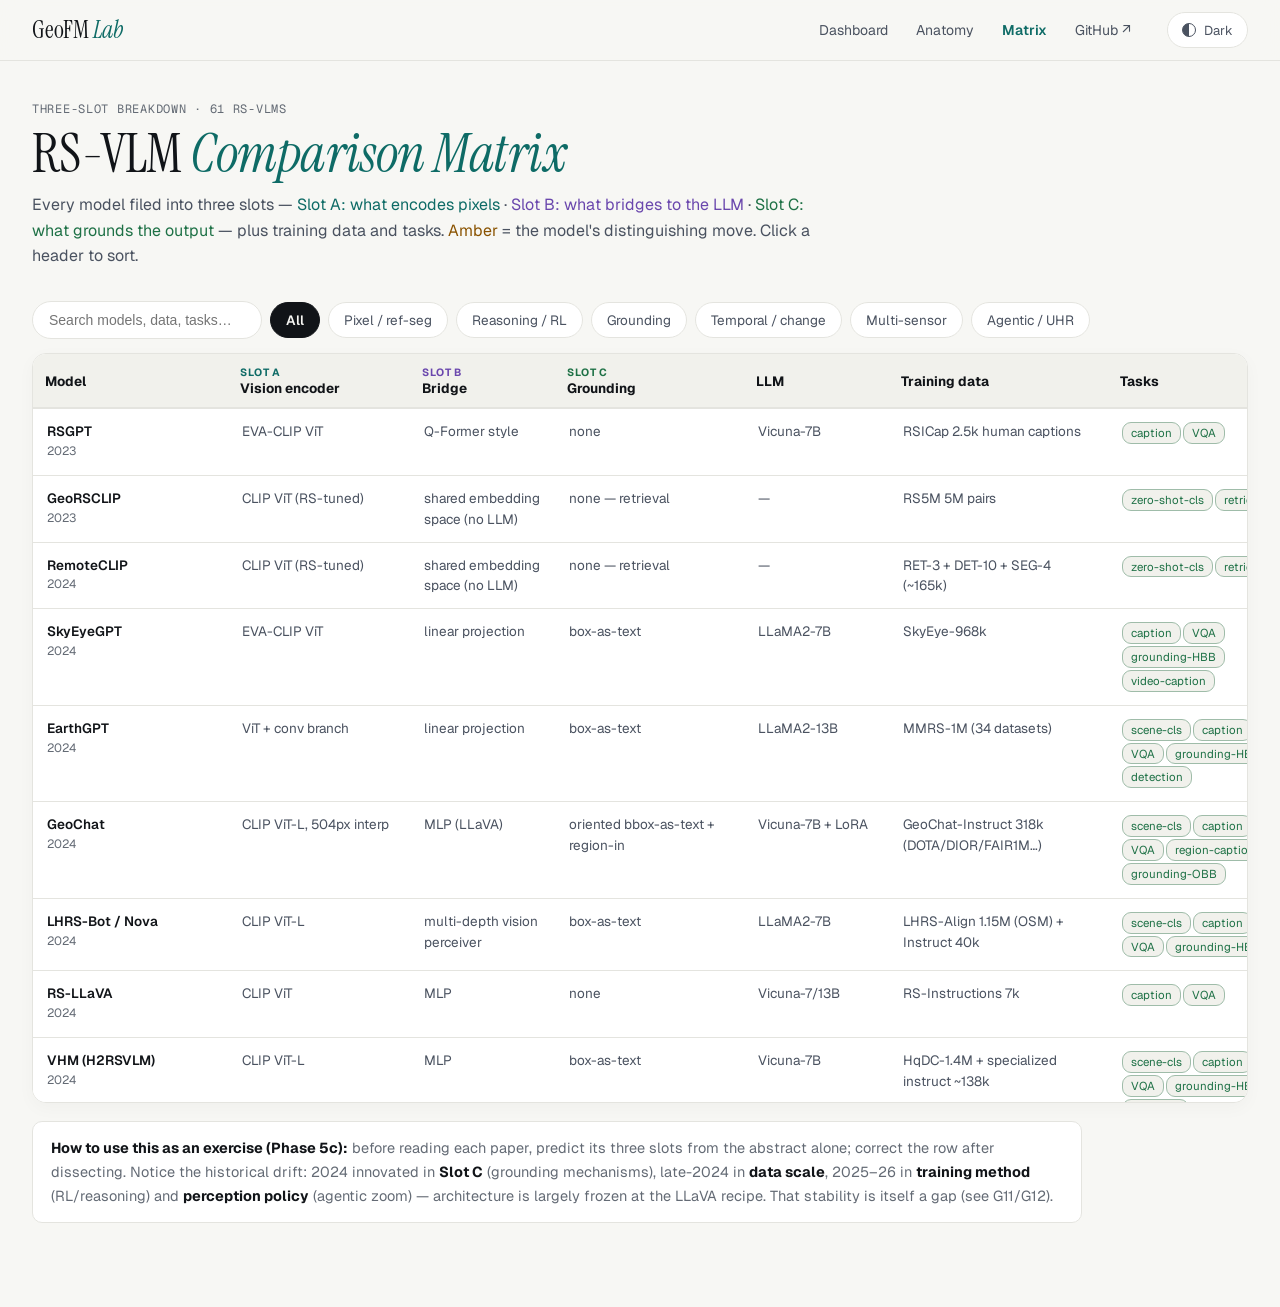
<file: matrix.html>
<!DOCTYPE html>
<html lang="en">
<head>
<meta charset="UTF-8">
<meta name="viewport" content="width=device-width, initial-scale=1.0">
<title>RS-VLM Comparison Matrix — GeoFM Lab</title>
<link rel="preconnect" href="https://fonts.googleapis.com">
<link rel="preconnect" href="https://fonts.gstatic.com" crossorigin>
<link rel="stylesheet" href="https://fonts.googleapis.com/css2?family=Geist:wght@300..700&family=Geist+Mono:wght@400;500&family=Instrument+Serif:ital@0;1&display=swap">
<script>try{if(localStorage.getItem("geofm-theme")==="dark")document.documentElement.classList.add("dark")}catch(e){}</script>
<style>
  *{box-sizing:border-box;margin:0;padding:0}
  body{background:var(--bg);color:var(--text);font-family:var(--font-sans);padding-bottom:60px}
  .sub{color:var(--muted);font-size:13px;margin-top:4px;max-width:980px;line-height:1.55}
  main{max-width:1400px;margin:0 auto;padding:24px 32px}
  @media(max-width:700px){main{padding:20px 16px}}
  .filters{display:flex;flex-wrap:wrap;gap:8px;margin-bottom:14px;align-items:center}
  .chip{background:var(--panel2);border:1px solid var(--border);color:var(--muted);border-radius:16px;padding:5px 13px;font-size:12px;cursor:pointer}
  .chip.on{background:var(--accent);color:var(--on-ac);border-color:var(--accent);font-weight:600}
  input[type=search]{background:var(--panel2);border:1px solid var(--border);color:var(--text);border-radius:8px;padding:7px 12px;font-size:13px;width:230px}
  .tablewrap{overflow:auto;max-height:calc(100vh - 150px);border:1px solid var(--border);border-radius:var(--radius-card);background:var(--panel)}
  table{border-collapse:collapse;width:100%;min-width:1500px;font-size:13.5px}
  th{background:var(--panel2);z-index:2;box-shadow:inset 0 -1px 0 var(--border);color:var(--text);text-align:left;padding:11px 12px;position:sticky;top:0;white-space:nowrap;cursor:pointer;user-select:none}
  th .ax{display:block;font-size:10.5px;font-weight:700;letter-spacing:.6px;text-transform:uppercase}
  th.a1 .ax{color:var(--accent)} th.a2 .ax{color:var(--violet)} th.a3 .ax{color:var(--accent2)}
  td{padding:12px 14px;border-top:1px solid var(--border);vertical-align:top;line-height:1.55;color:var(--i2)}
  td.model{color:var(--text);font-weight:600;white-space:nowrap;position:sticky;left:0;background:var(--panel);z-index:1;box-shadow:1px 0 0 var(--border)}
  th:first-child{position:sticky;left:0;z-index:3;box-shadow:1px 0 0 var(--border),inset 0 -1px 0 var(--border)}
  td.model a{color:var(--text);text-decoration:none}
  td.model a:hover{color:var(--accent)}
  td.model .yr{display:block;font-weight:400;font-size:12px;color:var(--muted)}
  .pill{display:inline-block;font-size:11.5px;border:1px solid var(--border);background:var(--panel2);border-radius:9px;padding:1px 8px;margin:1px 2px 1px 0;color:var(--text)}
  .pill.task{color:var(--accent2);border-color:color-mix(in srgb,var(--accent2) 35%,var(--border))}
  .hl{color:var(--amber)}
  tr:hover td{background:color-mix(in srgb,var(--accent) 5%,var(--panel))}
  .note{background:var(--panel);border:1px solid var(--border);border-radius:10px;padding:14px 18px;font-size:13px;color:var(--muted);line-height:1.6;margin-top:18px;max-width:1050px}
  .note b{color:var(--text)}
</style>
<link rel="stylesheet" href="theme.css">
<script src="theme.js" defer></script>
</head>
<body>
<header class="site-header"><div class="sh-in">
  <a class="brand" href="index.html">GeoFM <em>Lab</em></a>
  <nav class="site-links" aria-label="Site">
    <a href="index.html">Dashboard</a>
    <a href="anatomy.html">Anatomy</a>
    <a href="matrix.html" aria-current="page">Matrix</a>
    <a class="gh" href="https://github.com/Rupesh4604/Awesome-Geospatial-Vision-Language-Foundation-Models" target="_blank" rel="noopener">GitHub ↗</a>
  </nav>
  <span data-theme-slot></span>
</div></header>
<div class="page-head">
  <div class="eyebrow">Three-slot breakdown · <span id="rowcount"></span> RS-VLMs</div>
  <h1>RS-VLM <em>Comparison Matrix</em></h1>
  <div class="sub">Every model filed into three slots — <span style="color:var(--accent)">Slot A: what encodes pixels</span> · <span style="color:var(--violet)">Slot B: what bridges to the LLM</span> · <span style="color:var(--accent2)">Slot C: what grounds the output</span> — plus training data and tasks. <span style="color:var(--amber)">Amber</span> = the model's distinguishing move. Click a header to sort.</div>
</div>
<main>
<div class="filters">
  <input type="search" id="q" placeholder="Search models, data, tasks…">
  <span class="chip on" data-c="all">All</span>
  <span class="chip" data-c="ref-seg">Pixel / ref-seg</span>
  <span class="chip" data-c="reasoning">Reasoning / RL</span>
  <span class="chip" data-c="grounding">Grounding</span>
  <span class="chip" data-c="temporal">Temporal / change</span>
  <span class="chip" data-c="multi-sensor">Multi-sensor</span>
  <span class="chip" data-c="agentic">Agentic / UHR</span>
</div>
<div class="tablewrap"><table id="tbl">
<thead><tr>
  <th>Model</th>
  <th class="a1"><span class="ax">Slot A</span>Vision encoder</th>
  <th class="a2"><span class="ax">Slot B</span>Bridge</th>
  <th class="a3"><span class="ax">Slot C</span>Grounding</th>
  <th>LLM</th>
  <th>Training data</th>
  <th>Tasks</th>
  <th>Distinguishing move</th>
</tr></thead>
<tbody></tbody>
</table></div>

<div class="note"><b>How to use this as an exercise (Phase 5c):</b> before reading each paper, predict its three slots from the abstract alone; correct the row after dissecting. Notice the historical drift: 2024 innovated in <b>Slot C</b> (grounding mechanisms), late-2024 in <b>data scale</b>, 2025–26 in <b>training method</b> (RL/reasoning) and <b>perception policy</b> (agentic zoom) — architecture is largely frozen at the LLaVA recipe. That stability is itself a gap (see G11/G12).</div>
</main>
<script>
const ROWS=[
 {m:"RSGPT",y:2023,link:"https://arxiv.org/abs/2307.15266",a:"EVA-CLIP ViT",b:"Q-Former style",c:"none",llm:"Vicuna-7B",data:"RSICap 2.5k human captions",tasks:["caption","VQA"],cats:[],move:"first mover; proved instruction tuning on RS"},
 {m:"GeoRSCLIP",y:2023,link:"https://arxiv.org/abs/2306.11300",a:"CLIP ViT (RS-tuned)",b:"shared embedding space (no LLM)",c:"none — retrieval",llm:"—",data:"RS5M 5M pairs",tasks:["zero-shot-cls","retrieval"],cats:[],move:"largest RS image-text corpus of its era"},
 {m:"RemoteCLIP",y:2024,link:"https://arxiv.org/abs/2306.11029",a:"CLIP ViT (RS-tuned)",b:"shared embedding space (no LLM)",c:"none — retrieval",llm:"—",data:"RET-3 + DET-10 + SEG-4 (~165k)",tasks:["zero-shot-cls","retrieval"],cats:[],move:"the retrieval workhorse; cheapest deploy"},
 {m:"SkyEyeGPT",y:2024,link:"https://arxiv.org/abs/2401.09712",a:"EVA-CLIP ViT",b:"linear projection",c:"box-as-text",llm:"LLaMA2-7B",data:"SkyEye-968k",tasks:["caption","VQA","grounding-HBB","video-caption"],cats:["grounding"],move:"unified tasks incl. aerial video captioning"},
 {m:"EarthGPT",y:2024,link:"https://arxiv.org/abs/2401.16822",a:"ViT + conv branch",b:"linear projection",c:"box-as-text",llm:"LLaMA2-13B",data:"MMRS-1M (34 datasets)",tasks:["scene-cls","caption","VQA","grounding-HBB","detection"],cats:["grounding","multi-sensor"],move:"first credible multi-sensor MLLM (RGB/SAR/IR)"},
 {m:"GeoChat",y:2024,link:"https://arxiv.org/abs/2311.15826",a:"CLIP ViT-L, 504px interp",b:"MLP (LLaVA)",c:"oriented bbox-as-text + region-in",llm:"Vicuna-7B + LoRA",data:"GeoChat-Instruct 318k (DOTA/DIOR/FAIR1M…)",tasks:["scene-cls","caption","VQA","region-caption","grounding-OBB"],cats:["grounding"],move:"the reference recipe; OBB grounding"},
 {m:"LHRS-Bot / Nova",y:2024,link:"https://arxiv.org/abs/2402.02544",a:"CLIP ViT-L",b:"multi-depth vision perceiver",c:"box-as-text",llm:"LLaMA2-7B",data:"LHRS-Align 1.15M (OSM) + Instruct 40k",tasks:["scene-cls","caption","VQA","grounding-HBB"],cats:["grounding"],move:"OSM/VGI data mining + curriculum"},
 {m:"RS-LLaVA",y:2024,link:"https://www.mdpi.com/2072-4292/16/9/1477",a:"CLIP ViT",b:"MLP",c:"none",llm:"Vicuna-7/13B",data:"RS-Instructions 7k",tasks:["caption","VQA"],cats:[],move:"small curated data, joint caption+QA"},
 {m:"VHM (H2RSVLM)",y:2024,link:"https://arxiv.org/abs/2403.20213",a:"CLIP ViT-L",b:"MLP",c:"box-as-text",llm:"Vicuna-7B",data:"HqDC-1.4M + specialized instruct ~138k",tasks:["scene-cls","caption","VQA","grounding-HBB","counting","honest-refusal"],cats:["grounding"],move:"honesty: trained to refuse unanswerable questions"},
 {m:"Popeye",y:2024,link:"https://arxiv.org/abs/2403.03790",a:"CLIP ViT",b:"MLP",c:"HBB+OBB-as-text",llm:"LLaMA-7B",data:"MMShip 81k",tasks:["detection","grounding-OBB","VQA"],cats:["grounding","multi-sensor"],move:"domain specialist: ships across optical+SAR"},
 {m:"SkySenseGPT",y:2024,link:"https://arxiv.org/abs/2406.10100",a:"CLIP ViT",b:"MLP",c:"box + scene graph in text",llm:"Vicuna-7B",data:"FIT-RS 1.8M",tasks:["scene-cls","VQA","scene-graph","relation-reasoning","grounding-HBB"],cats:["grounding","reasoning"],move:"relation reasoning / scene-graph generation"},
 {m:"EarthMarker",y:2024,link:"https://arxiv.org/abs/2407.13596",a:"CLIP ViT + prompt encoder",b:"MLP + visual-prompt tokens",c:"region/point-in (visual prompting)",llm:"LLaMA-7B",data:"RSVP-3M",tasks:["region-caption","point-caption","region-cls"],cats:["grounding"],move:"marks-as-input: point/box prompting for RS"},
 {m:"CDChat",y:2024,link:"https://arxiv.org/abs/2409.16261",a:"CLIP ViT (bi-temporal pair)",b:"MLP, temporal concat",c:"none",llm:"Vicuna-7B",data:"LEVIR-CD + SYSU-CD instructions",tasks:["change-desc","VQA"],cats:["temporal"],move:"dedicated bi-temporal change description"},
 {m:"TEOChat",y:2024,link:"https://arxiv.org/abs/2410.06234",a:"CLIP ViT per frame",b:"MLP, sequence tokens",c:"box-as-text over time",llm:"LLaMA2-7B",data:"TEOChatlas 554k (xBD, S2Looking, QFabric, fMoW)",tasks:["temporal-QA","change-desc","damage-assessment","grounding-HBB"],cats:["temporal","grounding"],move:"first temporal-sequence EO assistant"},
 {m:"GeoLLaVA",y:2024,link:"https://arxiv.org/abs/2410.19552",a:"video-VLM encoder",b:"inherited (Video-LLaVA)",c:"none",llm:"7B + LoRA/QLoRA",data:"~100k fMoW-derived temporal pairs",tasks:["temporal-QA","change-desc"],cats:["temporal"],move:"cheap PEFT of video VLMs for change"},
 {m:"RS-MoE",y:2024,link:"https://arxiv.org/abs/2411.01595",a:"CLIP ViT",b:"instruction router + expert MLPs",c:"none",llm:"small experts (1–3B)",data:"UCM/Sydney/RSICD caption + RSVQA",tasks:["caption","VQA"],cats:[],move:"first MoE RS-VLM; single-GPU trainable"},
 {m:"GeoGround",y:2024,link:"https://arxiv.org/abs/2411.11904",a:"CLIP ViT",b:"MLP",c:"unified HBB + OBB + Text-Mask (mask as compressed text)",llm:"Vicuna-7B",data:"refGeo 161k",tasks:["grounding-HBB","grounding-OBB","ref-seg","VQA"],cats:["grounding","ref-seg"],move:"masks WITHOUT a decoder — Text-Mask signal compression"},
 {m:"RingMoGPT",y:2024,link:"https://ieeexplore.ieee.org/abstract/document/10777289",a:"RingMo foundation encoder",b:"Q-Former style",c:"box-as-text",llm:"7B+",data:"large curated corpus (partly proprietary)",tasks:["caption","VQA","detection","change-desc","grounding-HBB"],cats:["grounding","temporal"],move:"GeoFM encoder inside a VLM (rare G11 move)"},
 {m:"RSUniVLM",y:2024,link:"https://arxiv.org/abs/2412.05679",a:"SigLIP ViT",b:"granularity-oriented MoE",c:"image/region/pixel unified (seg via text-mask style)",llm:"~1B",data:"mixed multi-granularity sets",tasks:["scene-cls","VQA","region-caption","ref-seg","change-detection","grounding-HBB"],cats:["ref-seg","grounding","temporal"],move:"all three granularities in a ~1B model"},
 {m:"EarthDial",y:2024,link:"https://arxiv.org/abs/2412.15190",a:"InternViT, band-adapted",b:"MLP + temporal concat",c:"box-as-text",llm:"Phi-3 ≈4B",data:"EarthDial-Instruct 11.11M",tasks:["scene-cls","caption","VQA","grounding-HBB","change-desc","temporal-QA"],cats:["multi-sensor","temporal","grounding"],move:"breadth: spectra × time × resolution in dialogue"},
 {m:"GeoPix",y:2025,link:"https://arxiv.org/abs/2501.06828",a:"CLIP ViT multi-scale",b:"MLP",c:"<SEG> → mask predictor + class-wise memory",llm:"7B",data:"GeoPixInstruct 65k",tasks:["caption","VQA","grounding-HBB","ref-seg","multi-target-seg"],cats:["ref-seg","grounding"],move:"class-wise learnable memory for multi-scale objects"},
 {m:"GeoPixel",y:2025,link:"https://arxiv.org/abs/2501.13925",a:"CLIP ViT + AnyRes tiling (4K)",b:"MLP",c:"<SEG> token → SAM-style mask decoder",llm:"InternLM-7B",data:"GeoPixelD",tasks:["ref-seg","multi-target-seg","grounded-conversation","VQA"],cats:["ref-seg","agentic"],move:"pixel masks interleaved in dialogue at 4K"},
 {m:"Falcon (RS)",y:2025,link:"https://arxiv.org/abs/2503.11070",a:"DaViT-style (Florence-2)",b:"seq2seq unified prompts",c:"all-as-text: boxes, polygons, masks",llm:"0.7B seq2seq",data:"Falcon_SFT 78M / 5.6M images",tasks:["scene-cls","caption","VQA","detection","grounding-OBB","ref-seg","change-desc"],cats:["ref-seg","grounding","temporal"],move:"14 tasks at 0.7B — capability density over scale"},
 {m:"DOFA-CLIP",y:2025,link:"https://arxiv.org/abs/2503.06312",a:"DOFA wavelength-conditioned encoder",b:"shared embedding space (no LLM)",c:"none — retrieval",llm:"—",data:"GeoLangBind-2M",tasks:["zero-shot-cls","retrieval"],cats:["multi-sensor"],move:"text-aligned space for ANY sensor (G12 fix, contrastive side)"},
 {m:"EagleVision",y:2025,link:"https://arxiv.org/abs/2503.23330",a:"detection backbone + ViT",b:"object queries → LLM tokens",c:"OBB detection + per-object dialogue",llm:"7B",data:"EVAttrs-95k",tasks:["detection","grounding-OBB","object-attribute-desc"],cats:["grounding"],move:"object-level attribute conversations"},
 {m:"SegEarth-R1",y:2025,link:"https://arxiv.org/abs/2504.09644",a:"hierarchical visual encoder",b:"token compression + description projection",c:"implicit query → mask generator",llm:"7B",data:"EarthReason",tasks:["reasoning-seg","ref-seg"],cats:["ref-seg","reasoning"],move:"reasoning segmentation: 'where could X happen?' → mask"},
 {m:"EarthGPT-X",y:2025,link:"https://arxiv.org/abs/2504.12795",a:"multi-source ViT",b:"MLP + spatial prompt encoder",c:"point/box/free-form prompting in + region out",llm:"7B",data:"multi-source spatial-prompt instructions",tasks:["scene-cls","VQA","region-caption","grounding-HBB","point-prompting"],cats:["grounding","multi-sensor"],move:"flexible visual prompting across optical/SAR/IR"},
 {m:"TinyRS-R1",y:2025,link:"https://arxiv.org/abs/2505.12099",a:"SigLIP",b:"MLP",c:"box-as-text",llm:"Qwen2-2B + GRPO",data:"2M RS instructions + CoT + RL",tasks:["scene-cls","VQA","grounding-HBB","reasoning-CoT"],cats:["reasoning"],move:"R1-style reasoning at 2B"},
 {m:"GeoLLaVA-8K",y:2025,link:"https://arxiv.org/abs/2505.21375",a:"CLIP ViT + token pruning",b:"MLP + anchored compression",c:"box-as-text",llm:"7B",data:"SuperRS-VQA 0.1M + HighRS-VQA 0.7M",tasks:["VQA","grounding-HBB"],cats:["agentic"],move:"native 8K input via background-token pruning"},
 {m:"EarthMind",y:2025,link:"https://arxiv.org/abs/2506.01667",a:"dual encoders (optical + SAR)",b:"cross-modal fusion + projector",c:"spatial attention prompting → region/pixel",llm:"≈4B",data:"EarthMind corpus + bench",tasks:["scene-cls","VQA","region-caption","ref-seg","change-desc"],cats:["multi-sensor","ref-seg"],move:"multi-granular + real SAR fusion at 4B"},
 {m:"RemoteReasoner",y:2025,link:"https://arxiv.org/abs/2507.19280",a:"CLIP-class ViT",b:"MLP",c:"task transformation: region/pixel/object from one reasoner",llm:"7B + GRPO",data:"RL on multi-granularity EO tasks",tasks:["reasoning-CoT","grounding-HBB","ref-seg","region-cls"],cats:["reasoning","ref-seg"],move:"one RL policy, many output granularities"},
 {m:"GeoVLM-R1",y:2025,link:"https://arxiv.org/abs/2509.25026",a:"CLIP-class ViT",b:"MLP",c:"box-as-text",llm:"4–7B + RFT",data:"reward-guided EO task suites",tasks:["scene-cls","VQA","grounding-HBB","change-desc","reasoning-CoT"],cats:["reasoning","temporal"],move:"reinforcement fine-tuning across EO task families"},
 {m:"RSThinker",y:2025,link:"https://arxiv.org/abs/2509.22221",a:"CLIP-class ViT",b:"MLP",c:"grounded CoT (evidence boxes in reasoning)",llm:"7B",data:"perceptually-grounded CoT pairs",tasks:["VQA","reasoning-CoT","grounding-HBB"],cats:["reasoning"],move:"faithful CoT tied to visual evidence"},
 {m:"ZoomEarth",y:2025,link:"https://arxiv.org/abs/2511.12267",a:"ViT per crop",b:"MLP",c:"active cropping policy",llm:"7B",data:"UHR zoom-policy data",tasks:["VQA","grounding-HBB","agentic-zoom"],cats:["agentic"],move:"learned active perception for UHR scenes"},
 {m:"GeoZero",y:2025,link:"https://arxiv.org/abs/2511.22645",a:"CLIP-class ViT",b:"MLP",c:"none (text reasoning)",llm:"7B + RL-zero",data:"RL from scratch, no SFT CoT",tasks:["VQA","reasoning-CoT","scene-cls"],cats:["reasoning"],move:"R1-Zero for geospatial: reasoning from rewards alone"},
 {m:"GeoViS",y:2025,link:"https://arxiv.org/abs/2512.02715",a:"ViT per crop",b:"MLP",c:"agentic reward-guided search tree",llm:"7B",data:"search trajectories",tasks:["grounding-HBB","agentic-zoom","VQA"],cats:["agentic","grounding"],move:"grounding as a search policy"},
 {m:"SkyMoE",y:2025,link:"https://arxiv.org/abs/2512.02517",a:"ViT",b:"MoE routing",c:"task-dependent",llm:"MoE 7B+",data:"multi-task interpretation corpora",tasks:["scene-cls","caption","VQA","grounding-HBB"],cats:[],move:"expert-per-task routing for interpretation"},
 {m:"SegEarth-R2",y:2025,link:"https://arxiv.org/abs/2512.20013",a:"hierarchical encoder + spatial attn supervision",b:"segmentation query mechanism",c:"multi-target masks from language",llm:"7B",data:"LaSeRS",tasks:["ref-seg","reasoning-seg","multi-target-seg"],cats:["ref-seg","reasoning"],move:"granularity + multiplicity + reasoning in one seg model"},
 {m:"EarthVL",y:2026,link:"https://arxiv.org/abs/2601.02783",a:"ViT",b:"MLP",c:"none",llm:"7B",data:"progressive understanding+generation corpus",tasks:["caption","VQA","generation"],cats:[],move:"adds text→EO-image generation to understanding"},
 {m:"GeoReason",y:2026,link:"https://arxiv.org/abs/2601.04118",a:"CLIP-class ViT",b:"MLP",c:"none (text reasoning)",llm:"7B + RL",data:"logical-consistency RL",tasks:["VQA","reasoning-CoT"],cats:["reasoning"],move:"penalizes thinking/answer contradictions"},
 {m:"GeoEyes",y:2026,link:"https://arxiv.org/abs/2602.14201",a:"ViT per focus window",b:"MLP",c:"agentic on-demand focusing + evidence chains",llm:"7B",data:"focus/evidence annotations (UHR)",tasks:["VQA","grounding-HBB","agentic-zoom"],cats:["agentic"],move:"evidence-grounded answers on 10k×10k"},
 {m:"RemoteShield",y:2026,link:"https://arxiv.org/abs/2604.17243",a:"CLIP-class ViT",b:"MLP",c:"box-as-text",llm:"7B + DPO",data:"semantic-equivalence clusters (clean+perturbed)",tasks:["VQA","scene-cls","caption"],cats:["reasoning"],move:"robustness via preference learning"},
 // ---- 2025–26 additions (Nov 2026 scan). "—" = not stated in the paper text we checked; corrections welcome ----
 {m:"DescribeEarth",y:2025,link:"https://arxiv.org/abs/2509.25654",a:"—",b:"—",c:"region-in, detailed description out",llm:"—",data:"Geo-DLC object-level descriptions",tasks:["region-caption","object-attribute-desc"],cats:["grounding"],move:"'describe anything' localized captioning for RS"},
 {m:"LRS-VQA token pruning",y:2025,link:"https://arxiv.org/abs/2503.07588",a:"dynamic image pyramid",b:"text-guided token pruning",c:"none",llm:"—",data:"LRS-VQA",tasks:["VQA","agentic-zoom"],cats:["agentic"],move:"coarse-to-fine pruning makes gigapixel input affordable"},
 {m:"Few-shot RLVR (satellite)",y:2025,link:"https://arxiv.org/abs/2507.21745",a:"generalist VLM encoder",b:"—",c:"box-as-text (IoU reward)",llm:"generalist VLM + RLVR",data:"1-shot / few-shot rule-based rewards",tasks:["scene-cls","VQA","grounding-HBB","reasoning-CoT"],cats:["reasoning","grounding"],move:"1-shot RLVR, with no caption supervision"},
 {m:"Earth-Agent",y:2025,link:"https://arxiv.org/abs/2509.23141",a:"tools (104, via MCP)",b:"tool calls",c:"tool outputs (products, indices)",llm:"GPT-5 / Gemini-2.5 / Qwen3 / DeepSeek-V3.1…",data:"Earth-Bench 248 tasks",tasks:["agentic-zoom","VQA","geo-reasoning"],cats:["agentic","multi-sensor"],move:"agent over RGB + spectral + product data, not pixels alone"},
 {m:"Geo-R1",y:2025,link:"https://arxiv.org/abs/2509.21976",a:"Qwen2.5-VL ViT",b:"native (Qwen2.5-VL)",c:"box-as-text + masks",llm:"Qwen2.5-VL-3B + GRPO",data:"few-shot VRSBench / NWPU-VHR10 / EarthReason",tasks:["grounding-HBB","detection","ref-seg","reasoning-CoT"],cats:["reasoning","grounding","ref-seg"],move:"reason-then-act RFT for few-shot referring"},
 {m:"ZoomSearch",y:2025,link:"https://arxiv.org/abs/2511.20460",a:"host VLM encoder",b:"host VLM",c:"adaptive zoom search (training-free)",llm:"any",data:"—",tasks:["VQA","agentic-zoom"],cats:["agentic"],move:"plug-and-play look-where-it-matters for UHR"},
 {m:"ViLaCD-R1",y:2025,link:"https://arxiv.org/abs/2512.23244",a:"VLM encoder on bi-temporal blocks",b:"—",c:"mask-guided decoder",llm:"VLM + SFT/RL",data:"block-level bi-temporal tasks",tasks:["change-detection","change-desc","reasoning-CoT"],cats:["temporal","reasoning","ref-seg"],move:"RL reasoner + pixel change mask"},
 {m:"FUSE-RSVLM",y:2025,link:"https://arxiv.org/abs/2512.24022",a:"multi-feature extraction",b:"multi-layer feature fusion",c:"none",llm:"—",data:"—",tasks:["caption","VQA"],cats:[],move:"re-injects visual features against 'visual forgetting'"},
 {m:"GeoSolver",y:2026,link:"https://arxiv.org/abs/2603.09551",a:"AIMv2-Huge (native res)",b:"native (GLM-4.1V)",c:"box-as-text",llm:"GLM-4.1V-9B + Tree-GRPO",data:"Geo-PRM-2M process labels + Geo-CoT380k",tasks:["scene-cls","caption","VQA","grounding-HBB","detection","counting","reasoning-CoT"],cats:["reasoning","grounding"],move:"token-level process reward model checks each step for faithfulness"},
 {m:"TerraScope",y:2026,link:"https://arxiv.org/abs/2603.19039",a:"InternVL3 ViT (frozen) — optical + SAR with text-guided token selection",b:"projector (InternVL3)",c:"[SEG] → SAM-2 mask decoder, masks inside CoT",llm:"InternVL3-8B + LoRA",data:"Terra-CoT 1M + 2M RES pairs",tasks:["ref-seg","reasoning-seg","reasoning-CoT","change-desc","VQA"],cats:["ref-seg","reasoning","multi-sensor","temporal"],move:"first pixel-grounded + optical/SAR + bi-temporal reasoner (still CLIP-class encoder, no MSI)"},
 {m:"RS-HyRe-R1",y:2026,link:"https://arxiv.org/abs/2604.17504",a:"Qwen2.5-VL ViT",b:"native",c:"box-as-text",llm:"Qwen2.5-VL-3B + GRPO",data:"1.6k RL samples",tasks:["grounding-HBB","detection","VQA","reasoning-CoT"],cats:["reasoning","grounding"],move:"hybrid rewards against RL 'perceptual inertia'"},
 {m:"MLRS (More with Less)",y:2026,link:"https://arxiv.org/abs/2607.15942",a:"InternVL3.5 ViT",b:"native (InternVL3.5)",c:"tool call → SAM3 masks (box-filtered)",llm:"InternVL3.5-8B + GRTO (LoRA r64)",data:"80K curated / 2.3M pool",tasks:["VQA","caption","detection","grounding-HBB","ref-seg","reasoning-CoT"],cats:["reasoning","grounding","ref-seg"],move:"no RS-specific architecture; scale + multi-task tool RL"},
 {m:"TerraAgent",y:2026,link:"https://arxiv.org/abs/2610.12517",a:"host VLMs",b:"multi-agent",c:"demonstration-grounded evidence",llm:"multi-agent",data:"retrieved demos across GSD/sensors",tasks:["VQA","agentic-zoom","evidence-grounding"],cats:["agentic","temporal"],move:"long-context (multi-tile/temporal) VQA with retrieved demos"},
 {m:"GeoReason-Seg",y:2026,link:"https://arxiv.org/abs/2610.23416",a:"Sa2VA-init encoder (frozen)",b:"native (Qwen3-VL)",c:"[SEG] → SAM2 decoder",llm:"Qwen3-VL-4B + LoRA (SFT)",data:"EarthReason, RRSIS-D",tasks:["reasoning-seg","ref-seg"],cats:["ref-seg","reasoning"],move:"keeps [SEG] token tied to visual grounding"},
 {m:"FaithRS",y:2026,link:"https://arxiv.org/abs/2610.18369",a:"Qwen3.5 encoder",b:"native",c:"none (text reasoning)",llm:"Qwen3.5 0.8/4/9B + GSPO",data:"SFHD-43K hallucination diagnoses",tasks:["VQA","reasoning-CoT","honest-refusal"],cats:["reasoning"],move:"hallucination-aware self-reflection reward"},
 {m:"ReDiS",y:2026,link:"https://arxiv.org/abs/2610.18388",a:"—",b:"—",c:"box-as-text",llm:"MLLM + self-evolution",data:"self-generated, diagnosis-filtered",tasks:["VQA","grounding-HBB","reasoning-CoT"],cats:["reasoning","grounding"],move:"separates reasoning exploration from diagnosis"},
 {m:"FloodVLM-Pix",y:2026,link:"https://arxiv.org/abs/2610.23377",a:"—",b:"—",c:"pixel flood masks",llm:"—",data:"131.2k flood patches",tasks:["VQA","caption","ref-seg"],cats:["ref-seg"],move:"domain VLM: language + pixel flood understanding"},
 {m:"GeoScope",y:2026,link:"https://arxiv.org/abs/2611.12699",a:"host VLM",b:"program execution",c:"programmatic counting/relations",llm:"8 open VLMs tested",data:"—",tasks:["VQA","counting","agentic-zoom"],cats:["agentic"],move:"measures a ~5-object 'counting horizon' and works around it"},
 {m:"DisasterAgent",y:2026,link:"https://arxiv.org/abs/2611.13776",a:"perception tools",b:"agent",c:"verifiable evidence in report",llm:"VLM agent",data:"—",tasks:["damage-assessment","caption","evidence-grounding"],cats:["agentic","temporal"],move:"evidence-backed disaster reports"}
];
let q="",cat="all";
function fill(){
 const rows=ROWS.filter(r=>{
   if(cat!=="all"&&!r.cats.includes(cat))return false;
   if(q&&!(r.m+" "+r.a+" "+r.b+" "+r.c+" "+r.data+" "+r.tasks.join(" ")+" "+r.move).toLowerCase().includes(q))return false;
   return true;});
 document.querySelector("#tbl tbody").innerHTML=rows.map(r=>`
  <tr>
   <td class="model"><a href="${r.link}" target="_blank">${r.m}</a><span class="yr">${r.y}</span></td>
   <td>${r.a}</td><td>${r.b}</td><td>${r.c}</td>
   <td>${r.llm}</td><td>${r.data}</td>
   <td>${r.tasks.map(t=>`<span class="pill task">${t}</span>`).join("")}</td>
   <td class="hl">${r.move}</td>
  </tr>`).join("")||"<tr><td colspan='8' style='color:var(--muted)'>No models match.</td></tr>";
}
const rc=document.getElementById("rowcount");if(rc)rc.textContent=ROWS.length;
document.getElementById("q").oninput=e=>{q=e.target.value.toLowerCase();fill();};
document.querySelectorAll(".chip").forEach(c=>c.onclick=()=>{
 document.querySelectorAll(".chip").forEach(x=>x.classList.remove("on"));
 c.classList.add("on");cat=c.dataset.c;fill();});
let sortKey=null,asc=true;
document.querySelectorAll("th").forEach((th,i)=>{
 const keys=["m","a","b","c","llm","data","tasks","move"];
 th.onclick=()=>{const k=keys[i];asc=(sortKey===k)?!asc:true;sortKey=k;
  ROWS.sort((x,y)=>(""+x[k]).localeCompare(""+y[k])*(asc?1:-1));fill();};
});
fill();
</script>
</body>
</html>
</file>
<file: theme.css>
/*
  GeoFM Lab · shared theme
  Tokens follow the "Rupesh site theme" (Editorial light / Glass dark / Bold dark-on-phone).
  Light is the default; dark = html.dark (set by the inline <head> script + theme.js toggle).
  Page CSS keeps its legacy names (--panel, --text …); they are aliased below, so components
  never hard-code a mode colour.
*/

/* ───────── Editorial · light (default) ───────── */
:root {
  --bg: #F7F7F4;
  --bg-2: #EFEFEA;
  --sf: #FFFFFF;          /* card surface */
  --sf-2: #F1F1EC;        /* quiet fill: chips, notes, code, table header (opaque) */
  --ink: #111418;
  --i2: #4A5260;
  --mu: #646B75;          /* ≥4.6:1 on every light surface */
  --ln: #E4E4DF;
  --ac: #0E6B66;
  --ac-hover: #0A4F4B;
  --tint: #E3F1EF;
  --acink: #0A4F4B;
  --on-ac: #FFFFFF;       /* text on an accent fill */
  --hdr-bg: rgba(247, 247, 244, .86);
  --shadow-card: 0 5px 18px rgba(28, 41, 32, .03);
  --shadow-lift: 0 12px 28px rgba(28, 41, 32, .08);

  /* status / category colours — darkened for light backgrounds (all ≥5:1) */
  --ok: #1E7146;          /* production, opportunity, task pills */
  --warn: #8A5300;        /* frontier, "distinguishing move", diffs */
  --vio: #6A47AD;         /* VLM track, paradigm, slot B */
  --rose: #B0304A;        /* gaps */
  --row-hover: rgba(14, 107, 102, .05);

  --font-sans: "Geist", ui-sans-serif, system-ui, -apple-system, "Segoe UI", sans-serif;
  --font-display: "Instrument Serif", Georgia, serif;
  --font-mono: "Geist Mono", ui-monospace, SFMono-Regular, Consolas, monospace;
  --display-weight: 400;
  --display-tracking: -0.01em;
  --radius-card: 14px;
  --radius-btn: 8px;

  /* legacy aliases used by index.html / matrix.html / anatomy.html */
  --panel: var(--sf);
  --panel2: var(--sf-2);
  --border: var(--ln);
  --text: var(--ink);
  --muted: var(--mu);
  --accent: var(--ac);
  --accent2: var(--ok);
  --amber: var(--warn);
  --violet: var(--vio);

  color-scheme: light;
}

/* ───────── Glass · dark (laptops, tablets) ───────── */
html.dark {
  --bg: #0B0E12;
  --bg-2: #101317;
  --sf: #14181D;          /* opaque version of Glass's 5% white — keeps sticky headers solid */
  --sf-2: #1B2026;
  --ink: #ECEDEA;
  --i2: #C2C7CC;
  --mu: #A9B0B8;
  --ln: rgba(255, 255, 255, .10);
  --ac: #6FC7BB;          /* mint, used only for links, active states and focus */
  --ac-hover: #9FD8D1;
  --tint: rgba(111, 199, 187, .10);
  --acink: #9FD8D1;
  --on-ac: #06201E;
  --hdr-bg: rgba(18, 22, 26, .7);
  --shadow-card: none;
  --shadow-lift: 0 10px 30px -12px rgba(0, 0, 0, .7), 0 0 0 1px rgba(255, 255, 255, .06);

  --ok: #8CC2FF;          /* sky: modalities, production, opportunity — no longer a second green */
  --warn: #F2C14E;
  --vio: #B9A3F5;
  --rose: #FF8FA3;
  --row-hover: rgba(255, 255, 255, .03);
  --hl-grad: linear-gradient(90deg, #9FD8D1 0%, #A9B8FF 100%);  /* headline accent: mint → periwinkle */

  --font-display: var(--font-sans);
  --display-weight: 600;
  --display-tracking: -0.03em;
  --radius-card: 16px;
  --radius-btn: 999px;
  color-scheme: dark;
}

/* ───────── Bold · dark on phones ───────── */
@media (max-width: 599.98px) and (pointer: coarse) {
  html.dark {
    --bg: #0B0C0D;
    --sf: #121416;
    --sf-2: #1A1D20;
    --ink: #F2F2EF;
    --i2: #B0B6BB;
    --mu: #9AA0A6;
    --ln: #26292D;
    --ac: #6FC7BB;
    --ac-hover: #9FD8D1;
    --acink: #9FD8D1;
    --radius-card: 10px;
  }
}

/* ───────── Base ───────── */
html { background: var(--bg); }
body {
  background: var(--bg);
  color: var(--ink);
  font-family: var(--font-sans);
  -webkit-font-smoothing: antialiased;
  transition: background-color .25s, color .25s;
}
/* Glass ambient glow (dark, non-phone only) */
@media (min-width: 600px), not all and (pointer: coarse) {
  html.dark body {
    background:
      radial-gradient(760px 520px at -10% -14%, rgba(58, 84, 140, .22), transparent 70%),
      radial-gradient(560px 480px at 110% 28%, rgba(14, 107, 102, .10), transparent 70%),
      var(--bg);
    background-attachment: fixed;
  }
}
a { color: var(--ac); }
a:hover { color: var(--ac-hover); }
:where(a, button, input, summary, [tabindex]):focus-visible { outline: 2px solid var(--ac); outline-offset: 2px; }

/* Display type: Instrument Serif in light, tight Geist in dark */
h1 {
  font-family: var(--font-display);
  font-weight: var(--display-weight);
  letter-spacing: var(--display-tracking);
}
h1 { font-size: clamp(28px, 3.4vw, 40px) !important; line-height: 1.08; }
:root:not(.dark) h1 { font-size: clamp(36px, 4.6vw, 54px) !important; line-height: 1.02; }
:root:not(.dark) h1 span, :root:not(.dark) h1 em { font-style: italic; }
html.dark h1 em, html.dark h1 span, html.dark h2 em, html.dark .thesis h3 em, html.dark .hl-em {
  font-style: normal; color: transparent !important;
  background: var(--hl-grad); -webkit-background-clip: text; background-clip: text;
}
/* dark: numbers and brand in ink, so mint is left for things you can click */
html.dark .brand em { color: var(--i2); }
html.dark .stat .n, html.dark .rm-card .big { color: var(--ink) !important; }

code, pre, .shape { font-family: var(--font-mono); }

/* cards pick up the theme's soft shadow + radius */
.card, .stat, .phase, .gap, .step, .bench, .axis, .stage, details, .check, .tablewrap {
  box-shadow: var(--shadow-card);
}

/* ───────── Shared site header (identical on every page) ───────── */
.site-header {
  position: sticky; top: 0; z-index: 50;
  background: var(--hdr-bg); border-bottom: 1px solid var(--ln);
  backdrop-filter: blur(14px) saturate(1.3); -webkit-backdrop-filter: blur(14px) saturate(1.3);
}
.site-header .sh-in {
  max-width: 1400px; margin: 0 auto; height: 60px; padding: 0 32px;
  display: flex; align-items: center; gap: 24px;
}
.brand {
  font-family: var(--font-display); font-weight: var(--display-weight); letter-spacing: var(--display-tracking);
  font-size: 24px; color: var(--ink); text-decoration: none; white-space: nowrap; line-height: 1;
}
.brand em { color: var(--ac); }
html.dark .brand { font-size: 19px; }
html.dark .brand em { font-style: normal; }
.brand:hover { color: var(--ink); }
.site-links { display: flex; gap: 4px; margin-left: auto; overflow-x: auto; scrollbar-width: none; }
.site-links::-webkit-scrollbar { display: none; }
.site-links a {
  color: var(--i2); text-decoration: none; font-size: 14px; white-space: nowrap;
  padding: 8px 12px; border-radius: var(--radius-btn); transition: color .2s, background .2s;
}
.site-links a:hover { color: var(--ink); background: var(--sf-2); }
.site-links a[aria-current="page"] { color: var(--ac); font-weight: 600; }
[data-theme-slot] { display: contents; }

/* page intro under the header */
.page-head { max-width: 1400px; margin: 0 auto; padding: 40px 32px 8px; }
.page-head h1 { margin: 0; }
.page-head h1 em, .page-head h1 span { color: var(--ac); }
.page-head .sub { font-size: 16px !important; line-height: 1.6; color: var(--i2) !important; margin-top: 10px !important; max-width: 72ch; }
.page-head .sub .upd { color: var(--mu); font-size: 13px; display: block; margin-top: 4px; }
.eyebrow { font-family: var(--font-mono); font-size: 12px; letter-spacing: .06em; text-transform: uppercase; color: var(--mu); margin-bottom: 10px; }

/* display headings used for tab / section titles */
.display, .tab-head h2 {
  font-family: var(--font-display); font-weight: var(--display-weight); letter-spacing: var(--display-tracking);
}
.tab-head { margin: 8px 0 20px; }
.tab-head h2 { font-size: 34px; line-height: 1.05; margin: 0 0 8px; }
html.dark .tab-head h2 { font-size: 28px; }
.tab-head p { font-size: 15.5px; line-height: 1.6; color: var(--i2); max-width: 78ch; margin: 0; }
.tab-head p a { color: var(--ac); }

/* ───────── Readability floor for shared controls ───────── */
.chip {
  min-height: 36px; padding: 0 15px !important; font-size: 13.5px !important; font-family: inherit;
  border: 1px solid var(--ln); cursor: pointer;
  display: inline-flex; align-items: center; border-radius: 999px !important;
  background: var(--sf) !important; color: var(--i2) !important; transition: border-color .2s, color .2s, background .2s;
}
.chip:hover { border-color: var(--mu) !important; color: var(--ink) !important; }
.chip.on { background: var(--ink) !important; color: var(--bg) !important; border-color: var(--ink) !important; }
input[type=search] { height: 38px; font-size: 14px !important; border-radius: 999px !important; padding: 0 16px !important; background: var(--sf) !important; }
.note { font-size: 14.5px !important; line-height: 1.65 !important; }

@media (max-width: 700px) {
  .site-header .sh-in { padding: 0 16px; gap: 12px; height: 56px; }
  .site-links a { padding: 8px 8px; font-size: 13.5px; }
  .site-links a.gh, .site-links a[href="index.html"] { display: none; }
  .page-head { padding: 28px 16px 4px; }
  .theme-toggle { padding: 0 10px; }
  .theme-toggle .lbl { display: none; }
}

/* ───────── Theme toggle ───────── */
.theme-toggle {
  display: inline-flex; align-items: center; gap: 8px; height: 36px; padding: 0 14px;
  border-radius: 999px; border: 1px solid var(--ln); background: var(--sf);
  color: var(--i2); font: inherit; font-size: 13px; cursor: pointer;
  transition: border-color .2s, color .2s, background .2s;
}
.theme-toggle:hover { border-color: var(--ac); color: var(--ac); }
.theme-toggle .ico { width: 14px; height: 14px; border-radius: 50%; border: 1.5px solid currentColor;
  background: linear-gradient(90deg, currentColor 50%, transparent 50%); }
.theme-toggle.floating { position: absolute; top: 20px; right: 32px; }
@media (max-width: 600px) { .theme-toggle.floating { right: 16px; top: 16px; } }

@media (prefers-reduced-motion: reduce) {
  *, *::before, *::after { transition-duration: .01ms !important; animation-duration: .01ms !important; }
}
</file>
